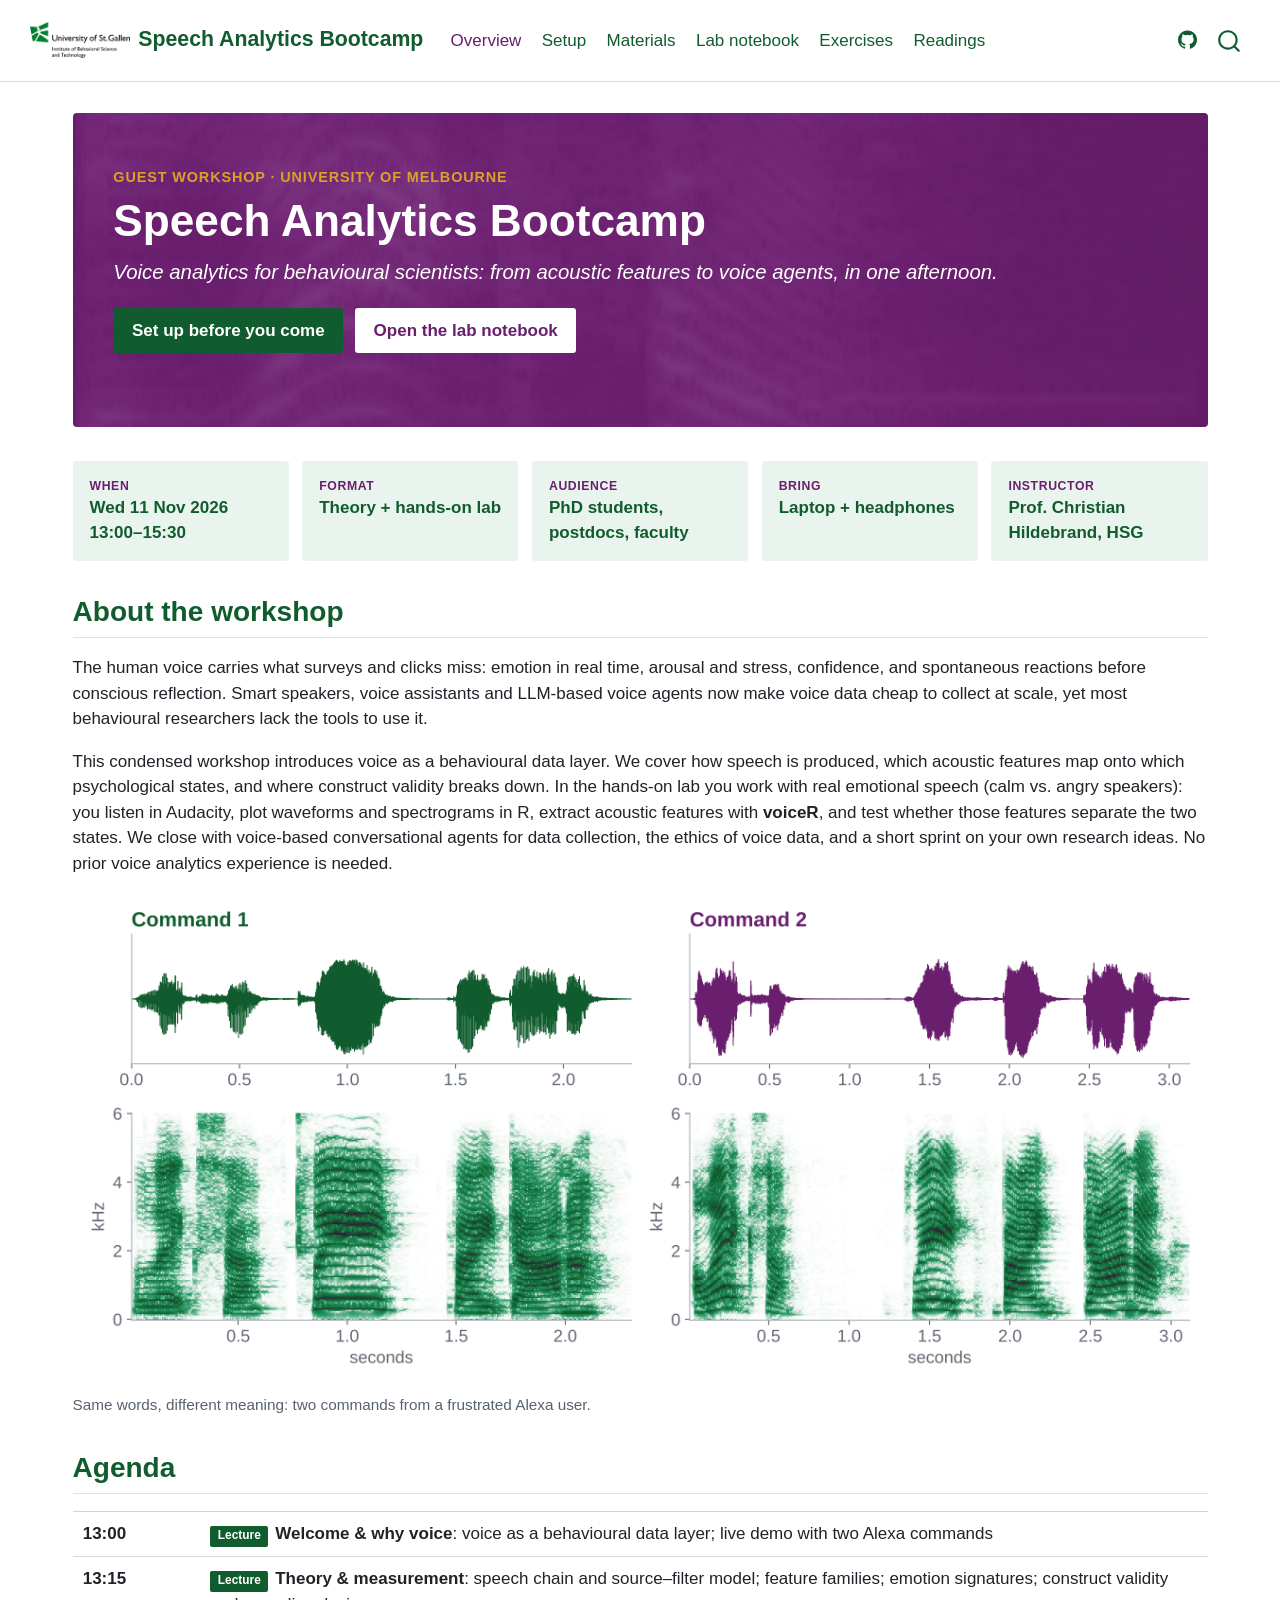
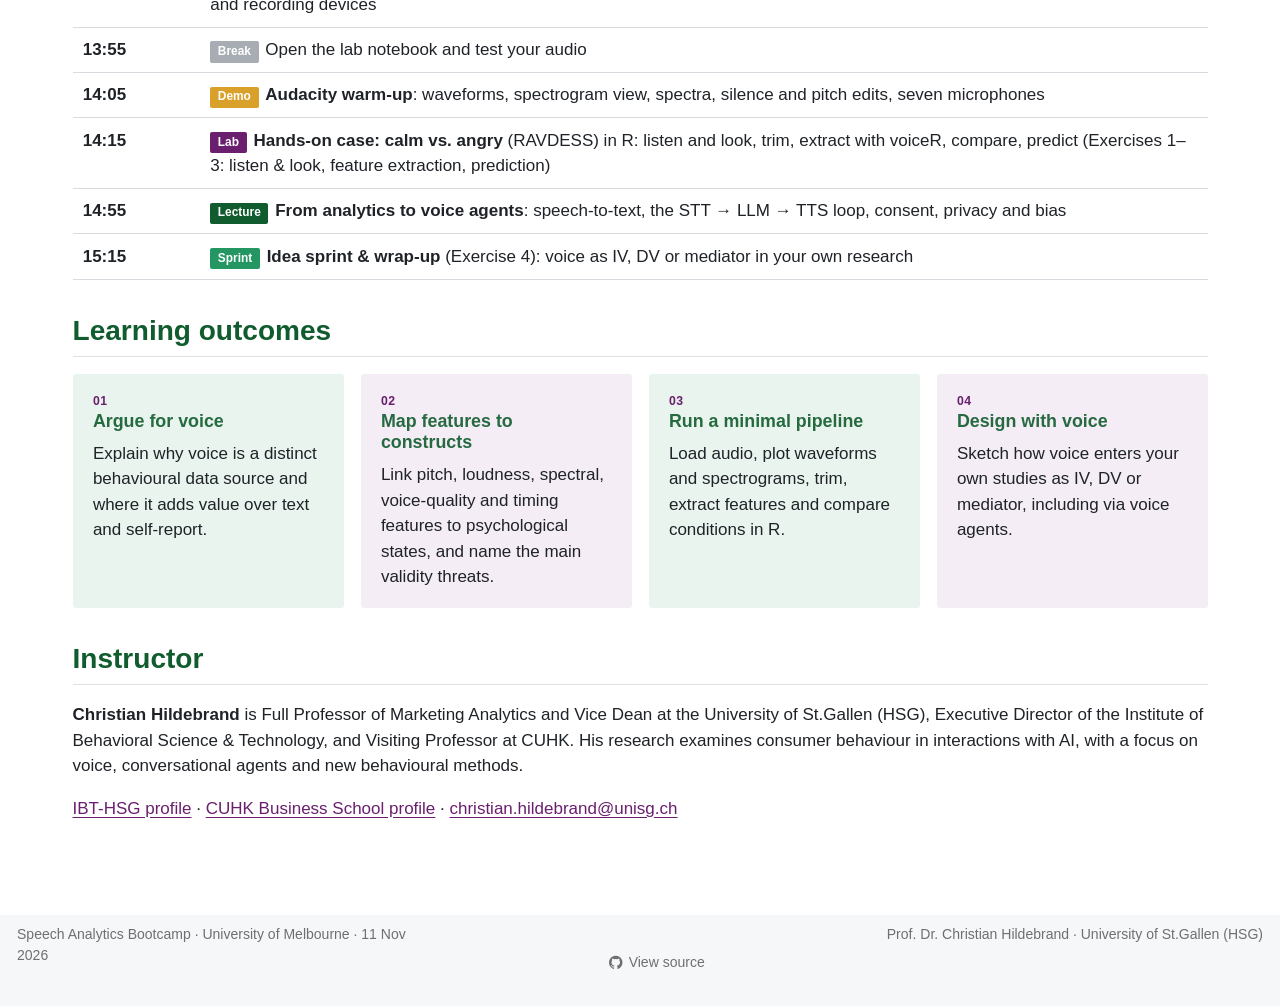
<file: docs/index.html>
<!DOCTYPE html>
<html xmlns="http://www.w3.org/1999/xhtml" lang="en" xml:lang="en"><head>

<meta charset="utf-8">
<meta name="generator" content="quarto-1.6.42">

<meta name="viewport" content="width=device-width, initial-scale=1.0, user-scalable=yes">


<title>Speech Analytics Bootcamp</title>
<style>
code{white-space: pre-wrap;}
span.smallcaps{font-variant: small-caps;}
div.columns{display: flex; gap: min(4vw, 1.5em);}
div.column{flex: auto; overflow-x: auto;}
div.hanging-indent{margin-left: 1.5em; text-indent: -1.5em;}
ul.task-list{list-style: none;}
ul.task-list li input[type="checkbox"] {
  width: 0.8em;
  margin: 0 0.8em 0.2em -1em; /* quarto-specific, see https://github.com/quarto-dev/quarto-cli/issues/4556 */ 
  vertical-align: middle;
}
</style>


<script src="site_libs/quarto-nav/quarto-nav.js"></script>
<script src="site_libs/quarto-nav/headroom.min.js"></script>
<script src="site_libs/clipboard/clipboard.min.js"></script>
<script src="site_libs/quarto-search/autocomplete.umd.js"></script>
<script src="site_libs/quarto-search/fuse.min.js"></script>
<script src="site_libs/quarto-search/quarto-search.js"></script>
<meta name="quarto:offset" content="./">
<script src="site_libs/quarto-html/quarto.js"></script>
<script src="site_libs/quarto-html/popper.min.js"></script>
<script src="site_libs/quarto-html/tippy.umd.min.js"></script>
<script src="site_libs/quarto-html/anchor.min.js"></script>
<link href="site_libs/quarto-html/tippy.css" rel="stylesheet">
<link href="site_libs/quarto-html/quarto-syntax-highlighting-2f5df379a58b258e96c21c0638c20c03.css" rel="stylesheet" id="quarto-text-highlighting-styles">
<script src="site_libs/bootstrap/bootstrap.min.js"></script>
<link href="site_libs/bootstrap/bootstrap-icons.css" rel="stylesheet">
<link href="site_libs/bootstrap/bootstrap-9701ccb77f24afb38306966c684df06f.min.css" rel="stylesheet" append-hash="true" id="quarto-bootstrap" data-mode="light">
<script id="quarto-search-options" type="application/json">{
  "location": "navbar",
  "copy-button": false,
  "collapse-after": 3,
  "panel-placement": "end",
  "type": "overlay",
  "limit": 50,
  "keyboard-shortcut": [
    "f",
    "/",
    "s"
  ],
  "show-item-context": false,
  "language": {
    "search-no-results-text": "No results",
    "search-matching-documents-text": "matching documents",
    "search-copy-link-title": "Copy link to search",
    "search-hide-matches-text": "Hide additional matches",
    "search-more-match-text": "more match in this document",
    "search-more-matches-text": "more matches in this document",
    "search-clear-button-title": "Clear",
    "search-text-placeholder": "",
    "search-detached-cancel-button-title": "Cancel",
    "search-submit-button-title": "Submit",
    "search-label": "Search"
  }
}</script>
<style>html{ scroll-behavior: smooth; }</style>


</head>

<body class="nav-fixed">

<div id="quarto-search-results"></div>
  <header id="quarto-header" class="headroom fixed-top">
    <nav class="navbar navbar-expand-lg " data-bs-theme="dark">
      <div class="navbar-container container-fluid">
      <div class="navbar-brand-container mx-auto">
    <a href="./index.html" class="navbar-brand navbar-brand-logo">
    <img src="./assets/hsg_logo.png" alt="" class="navbar-logo">
    </a>
    <a class="navbar-brand" href="./index.html">
    <span class="navbar-title">Speech Analytics Bootcamp</span>
    </a>
  </div>
            <div id="quarto-search" class="" title="Search"></div>
          <button class="navbar-toggler" type="button" data-bs-toggle="collapse" data-bs-target="#navbarCollapse" aria-controls="navbarCollapse" role="menu" aria-expanded="false" aria-label="Toggle navigation" onclick="if (window.quartoToggleHeadroom) { window.quartoToggleHeadroom(); }">
  <span class="navbar-toggler-icon"></span>
</button>
          <div class="collapse navbar-collapse" id="navbarCollapse">
            <ul class="navbar-nav navbar-nav-scroll me-auto">
  <li class="nav-item">
    <a class="nav-link active" href="./index.html" aria-current="page"> 
<span class="menu-text">Overview</span></a>
  </li>  
  <li class="nav-item">
    <a class="nav-link" href="./setup.html"> 
<span class="menu-text">Setup</span></a>
  </li>  
  <li class="nav-item">
    <a class="nav-link" href="./materials.html"> 
<span class="menu-text">Materials</span></a>
  </li>  
  <li class="nav-item">
    <a class="nav-link" href="./lab/voice_lab.html"> 
<span class="menu-text">Lab notebook</span></a>
  </li>  
  <li class="nav-item">
    <a class="nav-link" href="./exercises.html"> 
<span class="menu-text">Exercises</span></a>
  </li>  
  <li class="nav-item">
    <a class="nav-link" href="./resources.html"> 
<span class="menu-text">Readings</span></a>
  </li>  
</ul>
            <ul class="navbar-nav navbar-nav-scroll ms-auto">
  <li class="nav-item compact">
    <a class="nav-link" href="https://github.com/childebrand/Melbourne-Voice-2026"> <i class="bi bi-github" role="img">
</i> 
<span class="menu-text"></span></a>
  </li>  
</ul>
          </div> <!-- /navcollapse -->
            <div class="quarto-navbar-tools">
</div>
      </div> <!-- /container-fluid -->
    </nav>
</header>
<!-- content -->
<div id="quarto-content" class="quarto-container page-columns page-rows-contents page-layout-full page-navbar">
<!-- sidebar -->
<!-- margin-sidebar -->
    
<!-- main -->
<main class="content column-page" id="quarto-document-content">

<header id="title-block-header" class="quarto-title-block default">
<div class="quarto-title">
<h1 class="title">Speech Analytics Bootcamp</h1>
<p class="subtitle lead">A hands-on introduction to voice analytics for behavioural research</p>
</div>



<div class="quarto-title-meta column-page">

    
  
    
  </div>
  


</header>


<style>#title-block-header{display:none}</style>
<div class="hero" style="background-image: linear-gradient(rgba(106,31,110,.82), rgba(106,31,110,.82)), url('assets/hero.jpg');">
  <div class="kicker">Guest workshop · University of Melbourne</div>
  <h1>Speech Analytics Bootcamp</h1>
  <p class="lead">Voice analytics for behavioural scientists: from acoustic features to voice agents, in one afternoon.</p>
  <p><a class="btn-hsg" href="setup.html">Set up before you come</a>
     <a class="btn-hsg" style="background:#fff;color:#6A1F6E !important" href="lab/voice_lab.html">Open the lab notebook</a></p>
</div>

<div class="facts">
  <div class="fact"><div class="k">When</div><div class="v">Wed 11 Nov 2026<br>13:00–15:30</div></div>
  <div class="fact"><div class="k">Format</div><div class="v">Theory + hands-on lab</div></div>
  <div class="fact"><div class="k">Audience</div><div class="v">PhD students, postdocs, faculty</div></div>
  <div class="fact"><div class="k">Bring</div><div class="v">Laptop + headphones</div></div>
  <div class="fact"><div class="k">Instructor</div><div class="v">Prof. Christian Hildebrand, HSG</div></div>
</div>
<section id="about-the-workshop" class="level2">
<h2 class="anchored" data-anchor-id="about-the-workshop">About the workshop</h2>
<p>The human voice carries what surveys and clicks miss: emotion in real time, arousal and stress, confidence, and spontaneous reactions before conscious reflection. Smart speakers, voice assistants and LLM-based voice agents now make voice data cheap to collect at scale, yet most behavioural researchers lack the tools to use it.</p>
<p>This condensed workshop introduces voice as a behavioural data layer. We cover how speech is produced, which acoustic features map onto which psychological states, and where construct validity breaks down. In the hands-on lab you work with real emotional speech (calm vs.&nbsp;angry speakers): you listen in Audacity, plot waveforms and spectrograms in R, extract acoustic features with <strong>voiceR</strong>, and test whether those features separate the two states. We close with voice-based conversational agents for data collection, the ethics of voice data, and a short sprint on your own research ideas. No prior voice analytics experience is needed.</p>
<div class="quarto-figure quarto-figure-center">
<figure class="figure">
<p><img src="assets/alexa_commands.png" class="img-fluid figure-img"></p>
<figcaption>Same words, different meaning: two commands from a frustrated Alexa user.</figcaption>
</figure>
</div>
</section>
<section id="agenda" class="level2">
<h2 class="anchored" data-anchor-id="agenda">Agenda</h2>
<table class="agenda caption-top table" data-quarto-postprocess="true">
<tbody>
<tr class="odd">
<td>13:00</td>
<td><span class="tag lec">Lecture</span><strong>Welcome &amp; why voice</strong>: voice as a behavioural data layer; live demo with two Alexa commands</td>
</tr>
<tr class="even">
<td>13:15</td>
<td><span class="tag lec">Lecture</span><strong>Theory &amp; measurement</strong>: speech chain and source–filter model; feature families; emotion signatures; construct validity and recording devices</td>
</tr>
<tr class="odd">
<td>13:55</td>
<td><span class="tag brk">Break</span>Open the lab notebook and test your audio</td>
</tr>
<tr class="even">
<td>14:05</td>
<td><span class="tag demo">Demo</span><strong>Audacity warm-up</strong>: waveforms, spectrogram view, spectra, silence and pitch edits, seven microphones</td>
</tr>
<tr class="odd">
<td>14:15</td>
<td><span class="tag lab">Lab</span><strong>Hands-on case: calm vs. angry</strong> (RAVDESS) in R: listen and look, trim, extract with voiceR, compare, predict (Exercises 1–3: listen &amp; look, feature extraction, prediction)</td>
</tr>
<tr class="even">
<td>14:55</td>
<td><span class="tag lec">Lecture</span><strong>From analytics to voice agents</strong>: speech-to-text, the STT → LLM → TTS loop, consent, privacy and bias</td>
</tr>
<tr class="odd">
<td>15:15</td>
<td><span class="tag spr">Sprint</span><strong>Idea sprint &amp; wrap-up</strong> (Exercise 4): voice as IV, DV or mediator in your own research</td>
</tr>
</tbody>
</table>
</section>
<section id="learning-outcomes" class="level2">
<h2 class="anchored" data-anchor-id="learning-outcomes">Learning outcomes</h2>
<div class="cards">
 <div class="card-x"><div class="k">01</div><h4 class="anchored">Argue for voice</h4>Explain why voice is a distinct behavioural data source and where it adds value over text and self-report.</div>
 <div class="card-x"><div class="k">02</div><h4 class="anchored">Map features to constructs</h4>Link pitch, loudness, spectral, voice-quality and timing features to psychological states, and name the main validity threats.</div>
 <div class="card-x"><div class="k">03</div><h4 class="anchored">Run a minimal pipeline</h4>Load audio, plot waveforms and spectrograms, trim, extract features and compare conditions in R.</div>
 <div class="card-x"><div class="k">04</div><h4 class="anchored">Design with voice</h4>Sketch how voice enters your own studies as IV, DV or mediator, including via voice agents.</div>
</div>
</section>
<section id="instructor" class="level2">
<h2 class="anchored" data-anchor-id="instructor">Instructor</h2>
<p><strong>Christian Hildebrand</strong> is Full Professor of Marketing Analytics and Vice Dean at the University of St.Gallen (HSG), Executive Director of the Institute of Behavioral Science &amp; Technology, and Visiting Professor at CUHK. His research examines consumer behaviour in interactions with AI, with a focus on voice, conversational agents and new behavioural methods.</p>
<p><a href="https://ibt.unisg.ch/about-us/team/christian-hildebrand/">IBT-HSG profile</a> · <a href="https://www.bschool.cuhk.edu.hk/staff/hildebrand-christian/">CUHK Business School profile</a> · <a href="mailto:christian.hildebrand@unisg.ch">christian.hildebrand@unisg.ch</a></p>


</section>

</main> <!-- /main -->
<script id="quarto-html-after-body" type="application/javascript">
window.document.addEventListener("DOMContentLoaded", function (event) {
  const toggleBodyColorMode = (bsSheetEl) => {
    const mode = bsSheetEl.getAttribute("data-mode");
    const bodyEl = window.document.querySelector("body");
    if (mode === "dark") {
      bodyEl.classList.add("quarto-dark");
      bodyEl.classList.remove("quarto-light");
    } else {
      bodyEl.classList.add("quarto-light");
      bodyEl.classList.remove("quarto-dark");
    }
  }
  const toggleBodyColorPrimary = () => {
    const bsSheetEl = window.document.querySelector("link#quarto-bootstrap");
    if (bsSheetEl) {
      toggleBodyColorMode(bsSheetEl);
    }
  }
  toggleBodyColorPrimary();  
  const icon = "";
  const anchorJS = new window.AnchorJS();
  anchorJS.options = {
    placement: 'right',
    icon: icon
  };
  anchorJS.add('.anchored');
  const isCodeAnnotation = (el) => {
    for (const clz of el.classList) {
      if (clz.startsWith('code-annotation-')) {                     
        return true;
      }
    }
    return false;
  }
  const onCopySuccess = function(e) {
    // button target
    const button = e.trigger;
    // don't keep focus
    button.blur();
    // flash "checked"
    button.classList.add('code-copy-button-checked');
    var currentTitle = button.getAttribute("title");
    button.setAttribute("title", "Copied!");
    let tooltip;
    if (window.bootstrap) {
      button.setAttribute("data-bs-toggle", "tooltip");
      button.setAttribute("data-bs-placement", "left");
      button.setAttribute("data-bs-title", "Copied!");
      tooltip = new bootstrap.Tooltip(button, 
        { trigger: "manual", 
          customClass: "code-copy-button-tooltip",
          offset: [0, -8]});
      tooltip.show();    
    }
    setTimeout(function() {
      if (tooltip) {
        tooltip.hide();
        button.removeAttribute("data-bs-title");
        button.removeAttribute("data-bs-toggle");
        button.removeAttribute("data-bs-placement");
      }
      button.setAttribute("title", currentTitle);
      button.classList.remove('code-copy-button-checked');
    }, 1000);
    // clear code selection
    e.clearSelection();
  }
  const getTextToCopy = function(trigger) {
      const codeEl = trigger.previousElementSibling.cloneNode(true);
      for (const childEl of codeEl.children) {
        if (isCodeAnnotation(childEl)) {
          childEl.remove();
        }
      }
      return codeEl.innerText;
  }
  const clipboard = new window.ClipboardJS('.code-copy-button:not([data-in-quarto-modal])', {
    text: getTextToCopy
  });
  clipboard.on('success', onCopySuccess);
  if (window.document.getElementById('quarto-embedded-source-code-modal')) {
    const clipboardModal = new window.ClipboardJS('.code-copy-button[data-in-quarto-modal]', {
      text: getTextToCopy,
      container: window.document.getElementById('quarto-embedded-source-code-modal')
    });
    clipboardModal.on('success', onCopySuccess);
  }
    var localhostRegex = new RegExp(/^(?:http|https):\/\/localhost\:?[0-9]*\//);
    var mailtoRegex = new RegExp(/^mailto:/);
      var filterRegex = new RegExp("https:\/\/childebrand\.github\.io\/Melbourne-Voice-2026\/");
    var isInternal = (href) => {
        return filterRegex.test(href) || localhostRegex.test(href) || mailtoRegex.test(href);
    }
    // Inspect non-navigation links and adorn them if external
 	var links = window.document.querySelectorAll('a[href]:not(.nav-link):not(.navbar-brand):not(.toc-action):not(.sidebar-link):not(.sidebar-item-toggle):not(.pagination-link):not(.no-external):not([aria-hidden]):not(.dropdown-item):not(.quarto-navigation-tool):not(.about-link)');
    for (var i=0; i<links.length; i++) {
      const link = links[i];
      if (!isInternal(link.href)) {
        // undo the damage that might have been done by quarto-nav.js in the case of
        // links that we want to consider external
        if (link.dataset.originalHref !== undefined) {
          link.href = link.dataset.originalHref;
        }
      }
    }
  function tippyHover(el, contentFn, onTriggerFn, onUntriggerFn) {
    const config = {
      allowHTML: true,
      maxWidth: 500,
      delay: 100,
      arrow: false,
      appendTo: function(el) {
          return el.parentElement;
      },
      interactive: true,
      interactiveBorder: 10,
      theme: 'quarto',
      placement: 'bottom-start',
    };
    if (contentFn) {
      config.content = contentFn;
    }
    if (onTriggerFn) {
      config.onTrigger = onTriggerFn;
    }
    if (onUntriggerFn) {
      config.onUntrigger = onUntriggerFn;
    }
    window.tippy(el, config); 
  }
  const noterefs = window.document.querySelectorAll('a[role="doc-noteref"]');
  for (var i=0; i<noterefs.length; i++) {
    const ref = noterefs[i];
    tippyHover(ref, function() {
      // use id or data attribute instead here
      let href = ref.getAttribute('data-footnote-href') || ref.getAttribute('href');
      try { href = new URL(href).hash; } catch {}
      const id = href.replace(/^#\/?/, "");
      const note = window.document.getElementById(id);
      if (note) {
        return note.innerHTML;
      } else {
        return "";
      }
    });
  }
  const xrefs = window.document.querySelectorAll('a.quarto-xref');
  const processXRef = (id, note) => {
    // Strip column container classes
    const stripColumnClz = (el) => {
      el.classList.remove("page-full", "page-columns");
      if (el.children) {
        for (const child of el.children) {
          stripColumnClz(child);
        }
      }
    }
    stripColumnClz(note)
    if (id === null || id.startsWith('sec-')) {
      // Special case sections, only their first couple elements
      const container = document.createElement("div");
      if (note.children && note.children.length > 2) {
        container.appendChild(note.children[0].cloneNode(true));
        for (let i = 1; i < note.children.length; i++) {
          const child = note.children[i];
          if (child.tagName === "P" && child.innerText === "") {
            continue;
          } else {
            container.appendChild(child.cloneNode(true));
            break;
          }
        }
        if (window.Quarto?.typesetMath) {
          window.Quarto.typesetMath(container);
        }
        return container.innerHTML
      } else {
        if (window.Quarto?.typesetMath) {
          window.Quarto.typesetMath(note);
        }
        return note.innerHTML;
      }
    } else {
      // Remove any anchor links if they are present
      const anchorLink = note.querySelector('a.anchorjs-link');
      if (anchorLink) {
        anchorLink.remove();
      }
      if (window.Quarto?.typesetMath) {
        window.Quarto.typesetMath(note);
      }
      if (note.classList.contains("callout")) {
        return note.outerHTML;
      } else {
        return note.innerHTML;
      }
    }
  }
  for (var i=0; i<xrefs.length; i++) {
    const xref = xrefs[i];
    tippyHover(xref, undefined, function(instance) {
      instance.disable();
      let url = xref.getAttribute('href');
      let hash = undefined; 
      if (url.startsWith('#')) {
        hash = url;
      } else {
        try { hash = new URL(url).hash; } catch {}
      }
      if (hash) {
        const id = hash.replace(/^#\/?/, "");
        const note = window.document.getElementById(id);
        if (note !== null) {
          try {
            const html = processXRef(id, note.cloneNode(true));
            instance.setContent(html);
          } finally {
            instance.enable();
            instance.show();
          }
        } else {
          // See if we can fetch this
          fetch(url.split('#')[0])
          .then(res => res.text())
          .then(html => {
            const parser = new DOMParser();
            const htmlDoc = parser.parseFromString(html, "text/html");
            const note = htmlDoc.getElementById(id);
            if (note !== null) {
              const html = processXRef(id, note);
              instance.setContent(html);
            } 
          }).finally(() => {
            instance.enable();
            instance.show();
          });
        }
      } else {
        // See if we can fetch a full url (with no hash to target)
        // This is a special case and we should probably do some content thinning / targeting
        fetch(url)
        .then(res => res.text())
        .then(html => {
          const parser = new DOMParser();
          const htmlDoc = parser.parseFromString(html, "text/html");
          const note = htmlDoc.querySelector('main.content');
          if (note !== null) {
            // This should only happen for chapter cross references
            // (since there is no id in the URL)
            // remove the first header
            if (note.children.length > 0 && note.children[0].tagName === "HEADER") {
              note.children[0].remove();
            }
            const html = processXRef(null, note);
            instance.setContent(html);
          } 
        }).finally(() => {
          instance.enable();
          instance.show();
        });
      }
    }, function(instance) {
    });
  }
      let selectedAnnoteEl;
      const selectorForAnnotation = ( cell, annotation) => {
        let cellAttr = 'data-code-cell="' + cell + '"';
        let lineAttr = 'data-code-annotation="' +  annotation + '"';
        const selector = 'span[' + cellAttr + '][' + lineAttr + ']';
        return selector;
      }
      const selectCodeLines = (annoteEl) => {
        const doc = window.document;
        const targetCell = annoteEl.getAttribute("data-target-cell");
        const targetAnnotation = annoteEl.getAttribute("data-target-annotation");
        const annoteSpan = window.document.querySelector(selectorForAnnotation(targetCell, targetAnnotation));
        const lines = annoteSpan.getAttribute("data-code-lines").split(",");
        const lineIds = lines.map((line) => {
          return targetCell + "-" + line;
        })
        let top = null;
        let height = null;
        let parent = null;
        if (lineIds.length > 0) {
            //compute the position of the single el (top and bottom and make a div)
            const el = window.document.getElementById(lineIds[0]);
            top = el.offsetTop;
            height = el.offsetHeight;
            parent = el.parentElement.parentElement;
          if (lineIds.length > 1) {
            const lastEl = window.document.getElementById(lineIds[lineIds.length - 1]);
            const bottom = lastEl.offsetTop + lastEl.offsetHeight;
            height = bottom - top;
          }
          if (top !== null && height !== null && parent !== null) {
            // cook up a div (if necessary) and position it 
            let div = window.document.getElementById("code-annotation-line-highlight");
            if (div === null) {
              div = window.document.createElement("div");
              div.setAttribute("id", "code-annotation-line-highlight");
              div.style.position = 'absolute';
              parent.appendChild(div);
            }
            div.style.top = top - 2 + "px";
            div.style.height = height + 4 + "px";
            div.style.left = 0;
            let gutterDiv = window.document.getElementById("code-annotation-line-highlight-gutter");
            if (gutterDiv === null) {
              gutterDiv = window.document.createElement("div");
              gutterDiv.setAttribute("id", "code-annotation-line-highlight-gutter");
              gutterDiv.style.position = 'absolute';
              const codeCell = window.document.getElementById(targetCell);
              const gutter = codeCell.querySelector('.code-annotation-gutter');
              gutter.appendChild(gutterDiv);
            }
            gutterDiv.style.top = top - 2 + "px";
            gutterDiv.style.height = height + 4 + "px";
          }
          selectedAnnoteEl = annoteEl;
        }
      };
      const unselectCodeLines = () => {
        const elementsIds = ["code-annotation-line-highlight", "code-annotation-line-highlight-gutter"];
        elementsIds.forEach((elId) => {
          const div = window.document.getElementById(elId);
          if (div) {
            div.remove();
          }
        });
        selectedAnnoteEl = undefined;
      };
        // Handle positioning of the toggle
    window.addEventListener(
      "resize",
      throttle(() => {
        elRect = undefined;
        if (selectedAnnoteEl) {
          selectCodeLines(selectedAnnoteEl);
        }
      }, 10)
    );
    function throttle(fn, ms) {
    let throttle = false;
    let timer;
      return (...args) => {
        if(!throttle) { // first call gets through
            fn.apply(this, args);
            throttle = true;
        } else { // all the others get throttled
            if(timer) clearTimeout(timer); // cancel #2
            timer = setTimeout(() => {
              fn.apply(this, args);
              timer = throttle = false;
            }, ms);
        }
      };
    }
      // Attach click handler to the DT
      const annoteDls = window.document.querySelectorAll('dt[data-target-cell]');
      for (const annoteDlNode of annoteDls) {
        annoteDlNode.addEventListener('click', (event) => {
          const clickedEl = event.target;
          if (clickedEl !== selectedAnnoteEl) {
            unselectCodeLines();
            const activeEl = window.document.querySelector('dt[data-target-cell].code-annotation-active');
            if (activeEl) {
              activeEl.classList.remove('code-annotation-active');
            }
            selectCodeLines(clickedEl);
            clickedEl.classList.add('code-annotation-active');
          } else {
            // Unselect the line
            unselectCodeLines();
            clickedEl.classList.remove('code-annotation-active');
          }
        });
      }
  const findCites = (el) => {
    const parentEl = el.parentElement;
    if (parentEl) {
      const cites = parentEl.dataset.cites;
      if (cites) {
        return {
          el,
          cites: cites.split(' ')
        };
      } else {
        return findCites(el.parentElement)
      }
    } else {
      return undefined;
    }
  };
  var bibliorefs = window.document.querySelectorAll('a[role="doc-biblioref"]');
  for (var i=0; i<bibliorefs.length; i++) {
    const ref = bibliorefs[i];
    const citeInfo = findCites(ref);
    if (citeInfo) {
      tippyHover(citeInfo.el, function() {
        var popup = window.document.createElement('div');
        citeInfo.cites.forEach(function(cite) {
          var citeDiv = window.document.createElement('div');
          citeDiv.classList.add('hanging-indent');
          citeDiv.classList.add('csl-entry');
          var biblioDiv = window.document.getElementById('ref-' + cite);
          if (biblioDiv) {
            citeDiv.innerHTML = biblioDiv.innerHTML;
          }
          popup.appendChild(citeDiv);
        });
        return popup.innerHTML;
      });
    }
  }
});
</script>
</div> <!-- /content -->
<footer class="footer">
  <div class="nav-footer">
    <div class="nav-footer-left">
<p>Speech Analytics Bootcamp · University of Melbourne · 11 Nov 2026</p>
</div>   
    <div class="nav-footer-center">
      &nbsp;
    <div class="toc-actions"><ul><li><a href="https://github.com/childebrand/Melbourne-Voice-2026/blob/main/index.qmd" class="toc-action"><i class="bi bi-github"></i>View source</a></li></ul></div></div>
    <div class="nav-footer-right">
<p>Prof.&nbsp;Dr.&nbsp;Christian Hildebrand · University of St.Gallen (HSG)</p>
</div>
  </div>
</footer>




<script src="site_libs/quarto-html/zenscroll-min.js"></script>
</body></html>
</file>
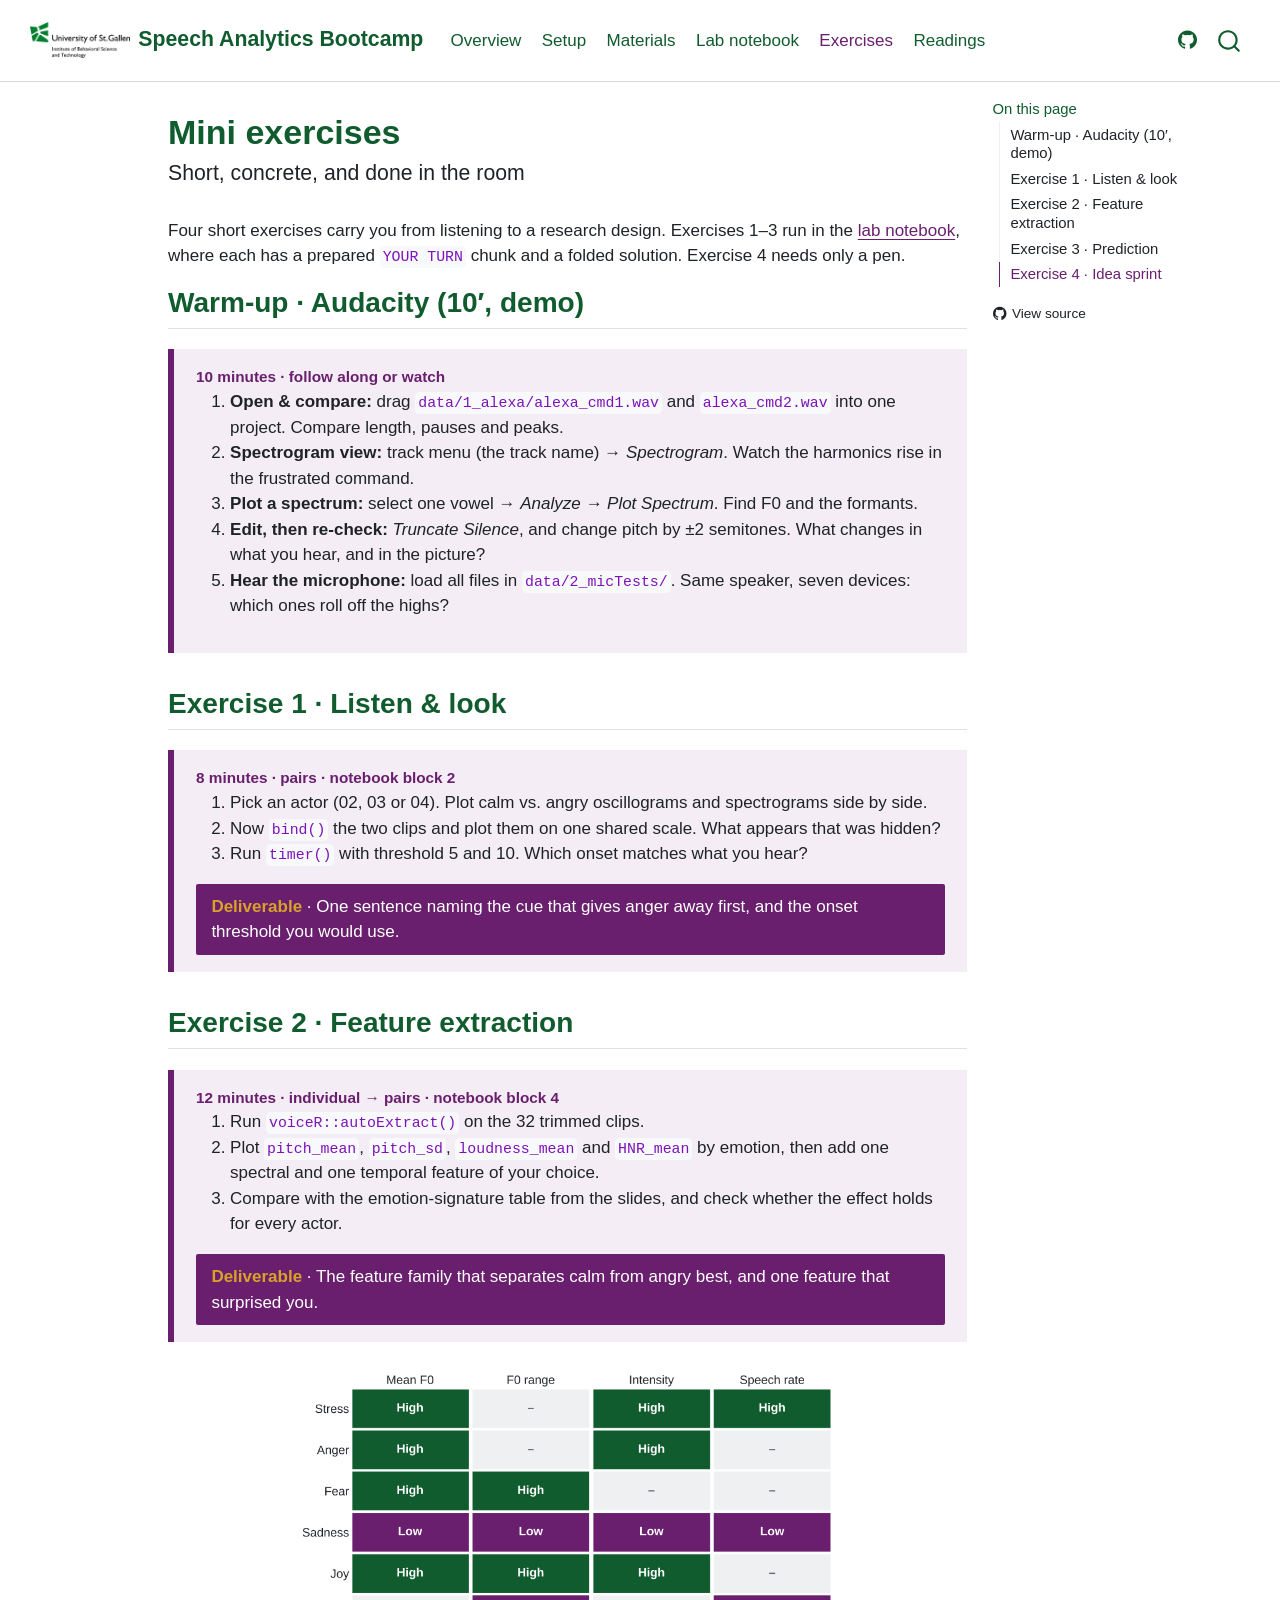
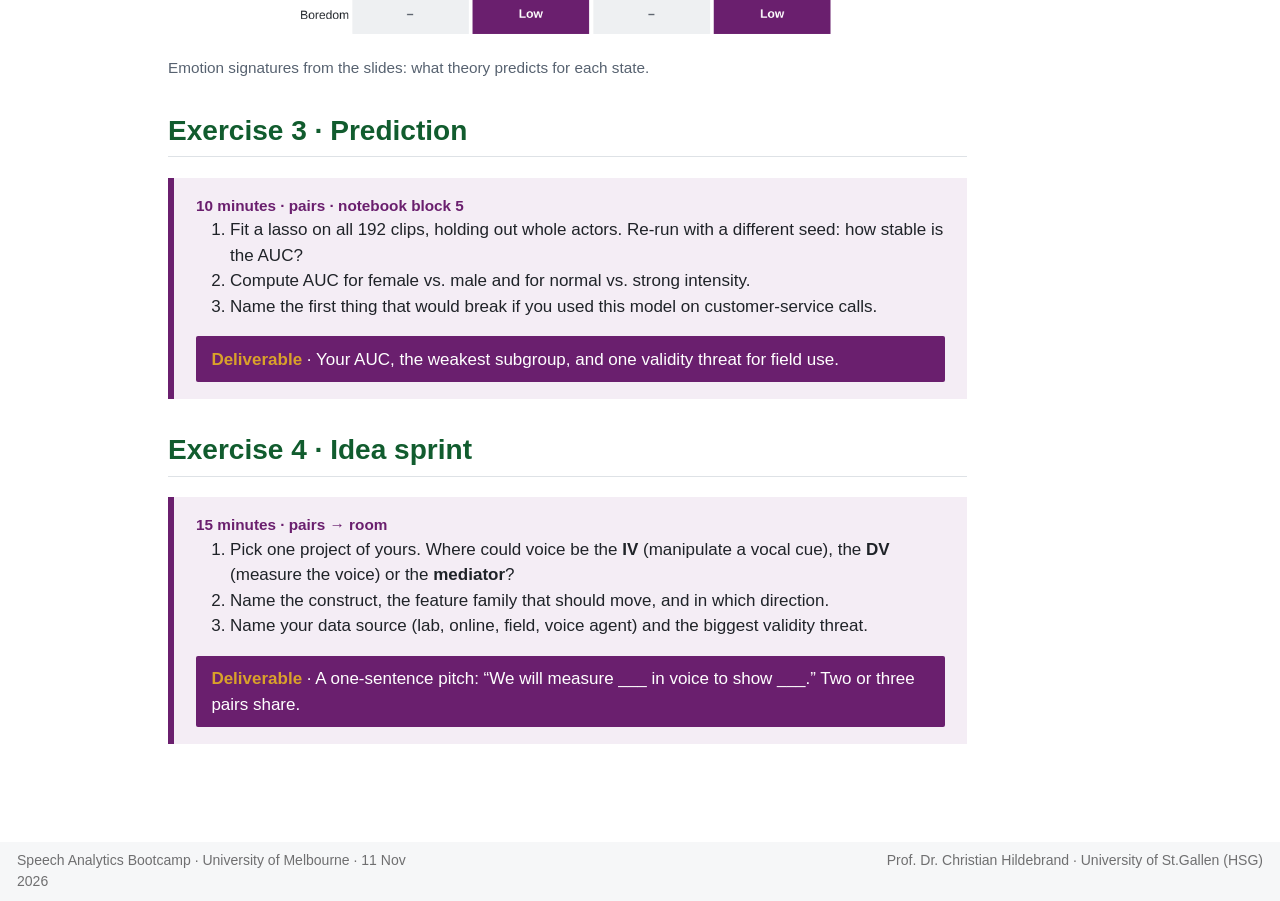
<file: docs/exercises.html>
<!DOCTYPE html>
<html xmlns="http://www.w3.org/1999/xhtml" lang="en" xml:lang="en"><head>

<meta charset="utf-8">
<meta name="generator" content="quarto-1.6.42">

<meta name="viewport" content="width=device-width, initial-scale=1.0, user-scalable=yes">


<title>Mini exercises – Speech Analytics Bootcamp</title>
<style>
code{white-space: pre-wrap;}
span.smallcaps{font-variant: small-caps;}
div.columns{display: flex; gap: min(4vw, 1.5em);}
div.column{flex: auto; overflow-x: auto;}
div.hanging-indent{margin-left: 1.5em; text-indent: -1.5em;}
ul.task-list{list-style: none;}
ul.task-list li input[type="checkbox"] {
  width: 0.8em;
  margin: 0 0.8em 0.2em -1em; /* quarto-specific, see https://github.com/quarto-dev/quarto-cli/issues/4556 */ 
  vertical-align: middle;
}
</style>


<script src="site_libs/quarto-nav/quarto-nav.js"></script>
<script src="site_libs/quarto-nav/headroom.min.js"></script>
<script src="site_libs/clipboard/clipboard.min.js"></script>
<script src="site_libs/quarto-search/autocomplete.umd.js"></script>
<script src="site_libs/quarto-search/fuse.min.js"></script>
<script src="site_libs/quarto-search/quarto-search.js"></script>
<meta name="quarto:offset" content="./">
<script src="site_libs/quarto-html/quarto.js"></script>
<script src="site_libs/quarto-html/popper.min.js"></script>
<script src="site_libs/quarto-html/tippy.umd.min.js"></script>
<script src="site_libs/quarto-html/anchor.min.js"></script>
<link href="site_libs/quarto-html/tippy.css" rel="stylesheet">
<link href="site_libs/quarto-html/quarto-syntax-highlighting-2f5df379a58b258e96c21c0638c20c03.css" rel="stylesheet" id="quarto-text-highlighting-styles">
<script src="site_libs/bootstrap/bootstrap.min.js"></script>
<link href="site_libs/bootstrap/bootstrap-icons.css" rel="stylesheet">
<link href="site_libs/bootstrap/bootstrap-9701ccb77f24afb38306966c684df06f.min.css" rel="stylesheet" append-hash="true" id="quarto-bootstrap" data-mode="light">
<script id="quarto-search-options" type="application/json">{
  "location": "navbar",
  "copy-button": false,
  "collapse-after": 3,
  "panel-placement": "end",
  "type": "overlay",
  "limit": 50,
  "keyboard-shortcut": [
    "f",
    "/",
    "s"
  ],
  "show-item-context": false,
  "language": {
    "search-no-results-text": "No results",
    "search-matching-documents-text": "matching documents",
    "search-copy-link-title": "Copy link to search",
    "search-hide-matches-text": "Hide additional matches",
    "search-more-match-text": "more match in this document",
    "search-more-matches-text": "more matches in this document",
    "search-clear-button-title": "Clear",
    "search-text-placeholder": "",
    "search-detached-cancel-button-title": "Cancel",
    "search-submit-button-title": "Submit",
    "search-label": "Search"
  }
}</script>
<style>html{ scroll-behavior: smooth; }</style>


</head>

<body class="nav-fixed">

<div id="quarto-search-results"></div>
  <header id="quarto-header" class="headroom fixed-top">
    <nav class="navbar navbar-expand-lg " data-bs-theme="dark">
      <div class="navbar-container container-fluid">
      <div class="navbar-brand-container mx-auto">
    <a href="./index.html" class="navbar-brand navbar-brand-logo">
    <img src="./assets/hsg_logo.png" alt="" class="navbar-logo">
    </a>
    <a class="navbar-brand" href="./index.html">
    <span class="navbar-title">Speech Analytics Bootcamp</span>
    </a>
  </div>
            <div id="quarto-search" class="" title="Search"></div>
          <button class="navbar-toggler" type="button" data-bs-toggle="collapse" data-bs-target="#navbarCollapse" aria-controls="navbarCollapse" role="menu" aria-expanded="false" aria-label="Toggle navigation" onclick="if (window.quartoToggleHeadroom) { window.quartoToggleHeadroom(); }">
  <span class="navbar-toggler-icon"></span>
</button>
          <div class="collapse navbar-collapse" id="navbarCollapse">
            <ul class="navbar-nav navbar-nav-scroll me-auto">
  <li class="nav-item">
    <a class="nav-link" href="./index.html"> 
<span class="menu-text">Overview</span></a>
  </li>  
  <li class="nav-item">
    <a class="nav-link" href="./setup.html"> 
<span class="menu-text">Setup</span></a>
  </li>  
  <li class="nav-item">
    <a class="nav-link" href="./materials.html"> 
<span class="menu-text">Materials</span></a>
  </li>  
  <li class="nav-item">
    <a class="nav-link" href="./lab/voice_lab.html"> 
<span class="menu-text">Lab notebook</span></a>
  </li>  
  <li class="nav-item">
    <a class="nav-link active" href="./exercises.html" aria-current="page"> 
<span class="menu-text">Exercises</span></a>
  </li>  
  <li class="nav-item">
    <a class="nav-link" href="./resources.html"> 
<span class="menu-text">Readings</span></a>
  </li>  
</ul>
            <ul class="navbar-nav navbar-nav-scroll ms-auto">
  <li class="nav-item compact">
    <a class="nav-link" href="https://github.com/childebrand/Melbourne-Voice-2026"> <i class="bi bi-github" role="img">
</i> 
<span class="menu-text"></span></a>
  </li>  
</ul>
          </div> <!-- /navcollapse -->
            <div class="quarto-navbar-tools">
</div>
      </div> <!-- /container-fluid -->
    </nav>
</header>
<!-- content -->
<div id="quarto-content" class="quarto-container page-columns page-rows-contents page-layout-article page-navbar">
<!-- sidebar -->
<!-- margin-sidebar -->
    <div id="quarto-margin-sidebar" class="sidebar margin-sidebar">
        <nav id="TOC" role="doc-toc" class="toc-active">
    <h2 id="toc-title">On this page</h2>
   
  <ul>
  <li><a href="#warm-up-audacity-10-demo" id="toc-warm-up-audacity-10-demo" class="nav-link active" data-scroll-target="#warm-up-audacity-10-demo">Warm-up · Audacity (10′, demo)</a></li>
  <li><a href="#exercise-1-listen-look" id="toc-exercise-1-listen-look" class="nav-link" data-scroll-target="#exercise-1-listen-look">Exercise 1 · Listen &amp; look</a></li>
  <li><a href="#exercise-2-feature-extraction" id="toc-exercise-2-feature-extraction" class="nav-link" data-scroll-target="#exercise-2-feature-extraction">Exercise 2 · Feature extraction</a></li>
  <li><a href="#exercise-3-prediction" id="toc-exercise-3-prediction" class="nav-link" data-scroll-target="#exercise-3-prediction">Exercise 3 · Prediction</a></li>
  <li><a href="#exercise-4-idea-sprint" id="toc-exercise-4-idea-sprint" class="nav-link" data-scroll-target="#exercise-4-idea-sprint">Exercise 4 · Idea sprint</a></li>
  </ul>
<div class="toc-actions"><ul><li><a href="https://github.com/childebrand/Melbourne-Voice-2026/blob/main/exercises.qmd" class="toc-action"><i class="bi bi-github"></i>View source</a></li></ul></div></nav>
    </div>
<!-- main -->
<main class="content" id="quarto-document-content">

<header id="title-block-header" class="quarto-title-block default">
<div class="quarto-title">
<h1 class="title">Mini exercises</h1>
<p class="subtitle lead">Short, concrete, and done in the room</p>
</div>



<div class="quarto-title-meta">

    
  
    
  </div>
  


</header>


<p>Four short exercises carry you from listening to a research design. Exercises 1–3 run in the <a href="lab/voice_lab.html">lab notebook</a>, where each has a prepared <code>YOUR TURN</code> chunk and a folded solution. Exercise 4 needs only a pen.</p>
<section id="warm-up-audacity-10-demo" class="level2">
<h2 class="anchored" data-anchor-id="warm-up-audacity-10-demo">Warm-up · Audacity (10′, demo)</h2>
<div class="exercise">
<div class="meta">10 minutes · follow along or watch</div>
<ol>
<li><b>Open &amp; compare:</b> drag <code>data/1_alexa/alexa_cmd1.wav</code> and <code>alexa_cmd2.wav</code> into one project. Compare length, pauses and peaks.</li>
<li><b>Spectrogram view:</b> track menu (the track name) → <i>Spectrogram</i>. Watch the harmonics rise in the frustrated command.</li>
<li><b>Plot a spectrum:</b> select one vowel → <i>Analyze → Plot Spectrum</i>. Find F0 and the formants.</li>
<li><b>Edit, then re-check:</b> <i>Truncate Silence</i>, and change pitch by ±2 semitones. What changes in what you hear, and in the picture?</li>
<li><b>Hear the microphone:</b> load all files in <code>data/2_micTests/</code>. Same speaker, seven devices: which ones roll off the highs?</li>
</ol>
</div>
</section>
<section id="exercise-1-listen-look" class="level2">
<h2 class="anchored" data-anchor-id="exercise-1-listen-look">Exercise 1 · Listen &amp; look</h2>
<div class="exercise">
<div class="meta">8 minutes · pairs · notebook block 2</div>
<ol>
<li>Pick an actor (02, 03 or 04). Plot calm vs. angry oscillograms and spectrograms side by side.</li>
<li>Now <code>bind()</code> the two clips and plot them on one shared scale. What appears that was hidden?</li>
<li>Run <code>timer()</code> with threshold 5 and 10. Which onset matches what you hear?</li>
</ol>
<div class="deliv"><b>Deliverable</b> · One sentence naming the cue that gives anger away first, and the onset threshold you would use.</div>
</div>
</section>
<section id="exercise-2-feature-extraction" class="level2">
<h2 class="anchored" data-anchor-id="exercise-2-feature-extraction">Exercise 2 · Feature extraction</h2>
<div class="exercise">
<div class="meta">12 minutes · individual → pairs · notebook block 4</div>
<ol>
<li>Run <code>voiceR::autoExtract()</code> on the 32 trimmed clips.</li>
<li>Plot <code>pitch_mean</code>, <code>pitch_sd</code>, <code>loudness_mean</code> and <code>HNR_mean</code> by emotion, then add one spectral and one temporal feature of your choice.</li>
<li>Compare with the emotion-signature table from the slides, and check whether the effect holds for every actor.</li>
</ol>
<div class="deliv"><b>Deliverable</b> · The feature family that separates calm from angry best, and one feature that surprised you.</div>
</div>
<div class="quarto-figure quarto-figure-center">
<figure class="figure">
<p><img src="assets/emotion_signatures.png" class="img-fluid figure-img" style="width:70.0%"></p>
<figcaption>Emotion signatures from the slides: what theory predicts for each state.</figcaption>
</figure>
</div>
</section>
<section id="exercise-3-prediction" class="level2">
<h2 class="anchored" data-anchor-id="exercise-3-prediction">Exercise 3 · Prediction</h2>
<div class="exercise">
<div class="meta">10 minutes · pairs · notebook block 5</div>
<ol>
<li>Fit a lasso on all 192 clips, holding out whole actors. Re-run with a different seed: how stable is the AUC?</li>
<li>Compute AUC for female vs. male and for normal vs. strong intensity.</li>
<li>Name the first thing that would break if you used this model on customer-service calls.</li>
</ol>
<div class="deliv"><b>Deliverable</b> · Your AUC, the weakest subgroup, and one validity threat for field use.</div>
</div>
</section>
<section id="exercise-4-idea-sprint" class="level2">
<h2 class="anchored" data-anchor-id="exercise-4-idea-sprint">Exercise 4 · Idea sprint</h2>
<div class="exercise">
<div class="meta">15 minutes · pairs → room</div>
<ol>
<li>Pick one project of yours. Where could voice be the <b>IV</b> (manipulate a vocal cue), the <b>DV</b> (measure the voice) or the <b>mediator</b>?</li>
<li>Name the construct, the feature family that should move, and in which direction.</li>
<li>Name your data source (lab, online, field, voice agent) and the biggest validity threat.</li>
</ol>
<div class="deliv"><b>Deliverable</b> · A one-sentence pitch: “We will measure ___ in voice to show ___.” Two or three pairs share.</div>
</div>


</section>

</main> <!-- /main -->
<script id="quarto-html-after-body" type="application/javascript">
window.document.addEventListener("DOMContentLoaded", function (event) {
  const toggleBodyColorMode = (bsSheetEl) => {
    const mode = bsSheetEl.getAttribute("data-mode");
    const bodyEl = window.document.querySelector("body");
    if (mode === "dark") {
      bodyEl.classList.add("quarto-dark");
      bodyEl.classList.remove("quarto-light");
    } else {
      bodyEl.classList.add("quarto-light");
      bodyEl.classList.remove("quarto-dark");
    }
  }
  const toggleBodyColorPrimary = () => {
    const bsSheetEl = window.document.querySelector("link#quarto-bootstrap");
    if (bsSheetEl) {
      toggleBodyColorMode(bsSheetEl);
    }
  }
  toggleBodyColorPrimary();  
  const icon = "";
  const anchorJS = new window.AnchorJS();
  anchorJS.options = {
    placement: 'right',
    icon: icon
  };
  anchorJS.add('.anchored');
  const isCodeAnnotation = (el) => {
    for (const clz of el.classList) {
      if (clz.startsWith('code-annotation-')) {                     
        return true;
      }
    }
    return false;
  }
  const onCopySuccess = function(e) {
    // button target
    const button = e.trigger;
    // don't keep focus
    button.blur();
    // flash "checked"
    button.classList.add('code-copy-button-checked');
    var currentTitle = button.getAttribute("title");
    button.setAttribute("title", "Copied!");
    let tooltip;
    if (window.bootstrap) {
      button.setAttribute("data-bs-toggle", "tooltip");
      button.setAttribute("data-bs-placement", "left");
      button.setAttribute("data-bs-title", "Copied!");
      tooltip = new bootstrap.Tooltip(button, 
        { trigger: "manual", 
          customClass: "code-copy-button-tooltip",
          offset: [0, -8]});
      tooltip.show();    
    }
    setTimeout(function() {
      if (tooltip) {
        tooltip.hide();
        button.removeAttribute("data-bs-title");
        button.removeAttribute("data-bs-toggle");
        button.removeAttribute("data-bs-placement");
      }
      button.setAttribute("title", currentTitle);
      button.classList.remove('code-copy-button-checked');
    }, 1000);
    // clear code selection
    e.clearSelection();
  }
  const getTextToCopy = function(trigger) {
      const codeEl = trigger.previousElementSibling.cloneNode(true);
      for (const childEl of codeEl.children) {
        if (isCodeAnnotation(childEl)) {
          childEl.remove();
        }
      }
      return codeEl.innerText;
  }
  const clipboard = new window.ClipboardJS('.code-copy-button:not([data-in-quarto-modal])', {
    text: getTextToCopy
  });
  clipboard.on('success', onCopySuccess);
  if (window.document.getElementById('quarto-embedded-source-code-modal')) {
    const clipboardModal = new window.ClipboardJS('.code-copy-button[data-in-quarto-modal]', {
      text: getTextToCopy,
      container: window.document.getElementById('quarto-embedded-source-code-modal')
    });
    clipboardModal.on('success', onCopySuccess);
  }
    var localhostRegex = new RegExp(/^(?:http|https):\/\/localhost\:?[0-9]*\//);
    var mailtoRegex = new RegExp(/^mailto:/);
      var filterRegex = new RegExp("https:\/\/childebrand\.github\.io\/Melbourne-Voice-2026\/");
    var isInternal = (href) => {
        return filterRegex.test(href) || localhostRegex.test(href) || mailtoRegex.test(href);
    }
    // Inspect non-navigation links and adorn them if external
 	var links = window.document.querySelectorAll('a[href]:not(.nav-link):not(.navbar-brand):not(.toc-action):not(.sidebar-link):not(.sidebar-item-toggle):not(.pagination-link):not(.no-external):not([aria-hidden]):not(.dropdown-item):not(.quarto-navigation-tool):not(.about-link)');
    for (var i=0; i<links.length; i++) {
      const link = links[i];
      if (!isInternal(link.href)) {
        // undo the damage that might have been done by quarto-nav.js in the case of
        // links that we want to consider external
        if (link.dataset.originalHref !== undefined) {
          link.href = link.dataset.originalHref;
        }
      }
    }
  function tippyHover(el, contentFn, onTriggerFn, onUntriggerFn) {
    const config = {
      allowHTML: true,
      maxWidth: 500,
      delay: 100,
      arrow: false,
      appendTo: function(el) {
          return el.parentElement;
      },
      interactive: true,
      interactiveBorder: 10,
      theme: 'quarto',
      placement: 'bottom-start',
    };
    if (contentFn) {
      config.content = contentFn;
    }
    if (onTriggerFn) {
      config.onTrigger = onTriggerFn;
    }
    if (onUntriggerFn) {
      config.onUntrigger = onUntriggerFn;
    }
    window.tippy(el, config); 
  }
  const noterefs = window.document.querySelectorAll('a[role="doc-noteref"]');
  for (var i=0; i<noterefs.length; i++) {
    const ref = noterefs[i];
    tippyHover(ref, function() {
      // use id or data attribute instead here
      let href = ref.getAttribute('data-footnote-href') || ref.getAttribute('href');
      try { href = new URL(href).hash; } catch {}
      const id = href.replace(/^#\/?/, "");
      const note = window.document.getElementById(id);
      if (note) {
        return note.innerHTML;
      } else {
        return "";
      }
    });
  }
  const xrefs = window.document.querySelectorAll('a.quarto-xref');
  const processXRef = (id, note) => {
    // Strip column container classes
    const stripColumnClz = (el) => {
      el.classList.remove("page-full", "page-columns");
      if (el.children) {
        for (const child of el.children) {
          stripColumnClz(child);
        }
      }
    }
    stripColumnClz(note)
    if (id === null || id.startsWith('sec-')) {
      // Special case sections, only their first couple elements
      const container = document.createElement("div");
      if (note.children && note.children.length > 2) {
        container.appendChild(note.children[0].cloneNode(true));
        for (let i = 1; i < note.children.length; i++) {
          const child = note.children[i];
          if (child.tagName === "P" && child.innerText === "") {
            continue;
          } else {
            container.appendChild(child.cloneNode(true));
            break;
          }
        }
        if (window.Quarto?.typesetMath) {
          window.Quarto.typesetMath(container);
        }
        return container.innerHTML
      } else {
        if (window.Quarto?.typesetMath) {
          window.Quarto.typesetMath(note);
        }
        return note.innerHTML;
      }
    } else {
      // Remove any anchor links if they are present
      const anchorLink = note.querySelector('a.anchorjs-link');
      if (anchorLink) {
        anchorLink.remove();
      }
      if (window.Quarto?.typesetMath) {
        window.Quarto.typesetMath(note);
      }
      if (note.classList.contains("callout")) {
        return note.outerHTML;
      } else {
        return note.innerHTML;
      }
    }
  }
  for (var i=0; i<xrefs.length; i++) {
    const xref = xrefs[i];
    tippyHover(xref, undefined, function(instance) {
      instance.disable();
      let url = xref.getAttribute('href');
      let hash = undefined; 
      if (url.startsWith('#')) {
        hash = url;
      } else {
        try { hash = new URL(url).hash; } catch {}
      }
      if (hash) {
        const id = hash.replace(/^#\/?/, "");
        const note = window.document.getElementById(id);
        if (note !== null) {
          try {
            const html = processXRef(id, note.cloneNode(true));
            instance.setContent(html);
          } finally {
            instance.enable();
            instance.show();
          }
        } else {
          // See if we can fetch this
          fetch(url.split('#')[0])
          .then(res => res.text())
          .then(html => {
            const parser = new DOMParser();
            const htmlDoc = parser.parseFromString(html, "text/html");
            const note = htmlDoc.getElementById(id);
            if (note !== null) {
              const html = processXRef(id, note);
              instance.setContent(html);
            } 
          }).finally(() => {
            instance.enable();
            instance.show();
          });
        }
      } else {
        // See if we can fetch a full url (with no hash to target)
        // This is a special case and we should probably do some content thinning / targeting
        fetch(url)
        .then(res => res.text())
        .then(html => {
          const parser = new DOMParser();
          const htmlDoc = parser.parseFromString(html, "text/html");
          const note = htmlDoc.querySelector('main.content');
          if (note !== null) {
            // This should only happen for chapter cross references
            // (since there is no id in the URL)
            // remove the first header
            if (note.children.length > 0 && note.children[0].tagName === "HEADER") {
              note.children[0].remove();
            }
            const html = processXRef(null, note);
            instance.setContent(html);
          } 
        }).finally(() => {
          instance.enable();
          instance.show();
        });
      }
    }, function(instance) {
    });
  }
      let selectedAnnoteEl;
      const selectorForAnnotation = ( cell, annotation) => {
        let cellAttr = 'data-code-cell="' + cell + '"';
        let lineAttr = 'data-code-annotation="' +  annotation + '"';
        const selector = 'span[' + cellAttr + '][' + lineAttr + ']';
        return selector;
      }
      const selectCodeLines = (annoteEl) => {
        const doc = window.document;
        const targetCell = annoteEl.getAttribute("data-target-cell");
        const targetAnnotation = annoteEl.getAttribute("data-target-annotation");
        const annoteSpan = window.document.querySelector(selectorForAnnotation(targetCell, targetAnnotation));
        const lines = annoteSpan.getAttribute("data-code-lines").split(",");
        const lineIds = lines.map((line) => {
          return targetCell + "-" + line;
        })
        let top = null;
        let height = null;
        let parent = null;
        if (lineIds.length > 0) {
            //compute the position of the single el (top and bottom and make a div)
            const el = window.document.getElementById(lineIds[0]);
            top = el.offsetTop;
            height = el.offsetHeight;
            parent = el.parentElement.parentElement;
          if (lineIds.length > 1) {
            const lastEl = window.document.getElementById(lineIds[lineIds.length - 1]);
            const bottom = lastEl.offsetTop + lastEl.offsetHeight;
            height = bottom - top;
          }
          if (top !== null && height !== null && parent !== null) {
            // cook up a div (if necessary) and position it 
            let div = window.document.getElementById("code-annotation-line-highlight");
            if (div === null) {
              div = window.document.createElement("div");
              div.setAttribute("id", "code-annotation-line-highlight");
              div.style.position = 'absolute';
              parent.appendChild(div);
            }
            div.style.top = top - 2 + "px";
            div.style.height = height + 4 + "px";
            div.style.left = 0;
            let gutterDiv = window.document.getElementById("code-annotation-line-highlight-gutter");
            if (gutterDiv === null) {
              gutterDiv = window.document.createElement("div");
              gutterDiv.setAttribute("id", "code-annotation-line-highlight-gutter");
              gutterDiv.style.position = 'absolute';
              const codeCell = window.document.getElementById(targetCell);
              const gutter = codeCell.querySelector('.code-annotation-gutter');
              gutter.appendChild(gutterDiv);
            }
            gutterDiv.style.top = top - 2 + "px";
            gutterDiv.style.height = height + 4 + "px";
          }
          selectedAnnoteEl = annoteEl;
        }
      };
      const unselectCodeLines = () => {
        const elementsIds = ["code-annotation-line-highlight", "code-annotation-line-highlight-gutter"];
        elementsIds.forEach((elId) => {
          const div = window.document.getElementById(elId);
          if (div) {
            div.remove();
          }
        });
        selectedAnnoteEl = undefined;
      };
        // Handle positioning of the toggle
    window.addEventListener(
      "resize",
      throttle(() => {
        elRect = undefined;
        if (selectedAnnoteEl) {
          selectCodeLines(selectedAnnoteEl);
        }
      }, 10)
    );
    function throttle(fn, ms) {
    let throttle = false;
    let timer;
      return (...args) => {
        if(!throttle) { // first call gets through
            fn.apply(this, args);
            throttle = true;
        } else { // all the others get throttled
            if(timer) clearTimeout(timer); // cancel #2
            timer = setTimeout(() => {
              fn.apply(this, args);
              timer = throttle = false;
            }, ms);
        }
      };
    }
      // Attach click handler to the DT
      const annoteDls = window.document.querySelectorAll('dt[data-target-cell]');
      for (const annoteDlNode of annoteDls) {
        annoteDlNode.addEventListener('click', (event) => {
          const clickedEl = event.target;
          if (clickedEl !== selectedAnnoteEl) {
            unselectCodeLines();
            const activeEl = window.document.querySelector('dt[data-target-cell].code-annotation-active');
            if (activeEl) {
              activeEl.classList.remove('code-annotation-active');
            }
            selectCodeLines(clickedEl);
            clickedEl.classList.add('code-annotation-active');
          } else {
            // Unselect the line
            unselectCodeLines();
            clickedEl.classList.remove('code-annotation-active');
          }
        });
      }
  const findCites = (el) => {
    const parentEl = el.parentElement;
    if (parentEl) {
      const cites = parentEl.dataset.cites;
      if (cites) {
        return {
          el,
          cites: cites.split(' ')
        };
      } else {
        return findCites(el.parentElement)
      }
    } else {
      return undefined;
    }
  };
  var bibliorefs = window.document.querySelectorAll('a[role="doc-biblioref"]');
  for (var i=0; i<bibliorefs.length; i++) {
    const ref = bibliorefs[i];
    const citeInfo = findCites(ref);
    if (citeInfo) {
      tippyHover(citeInfo.el, function() {
        var popup = window.document.createElement('div');
        citeInfo.cites.forEach(function(cite) {
          var citeDiv = window.document.createElement('div');
          citeDiv.classList.add('hanging-indent');
          citeDiv.classList.add('csl-entry');
          var biblioDiv = window.document.getElementById('ref-' + cite);
          if (biblioDiv) {
            citeDiv.innerHTML = biblioDiv.innerHTML;
          }
          popup.appendChild(citeDiv);
        });
        return popup.innerHTML;
      });
    }
  }
});
</script>
</div> <!-- /content -->
<footer class="footer">
  <div class="nav-footer">
    <div class="nav-footer-left">
<p>Speech Analytics Bootcamp · University of Melbourne · 11 Nov 2026</p>
</div>   
    <div class="nav-footer-center">
      &nbsp;
    <div class="toc-actions d-sm-block d-md-none"><ul><li><a href="https://github.com/childebrand/Melbourne-Voice-2026/blob/main/exercises.qmd" class="toc-action"><i class="bi bi-github"></i>View source</a></li></ul></div></div>
    <div class="nav-footer-right">
<p>Prof.&nbsp;Dr.&nbsp;Christian Hildebrand · University of St.Gallen (HSG)</p>
</div>
  </div>
</footer>




<script src="site_libs/quarto-html/zenscroll-min.js"></script>
</body></html>
</file>
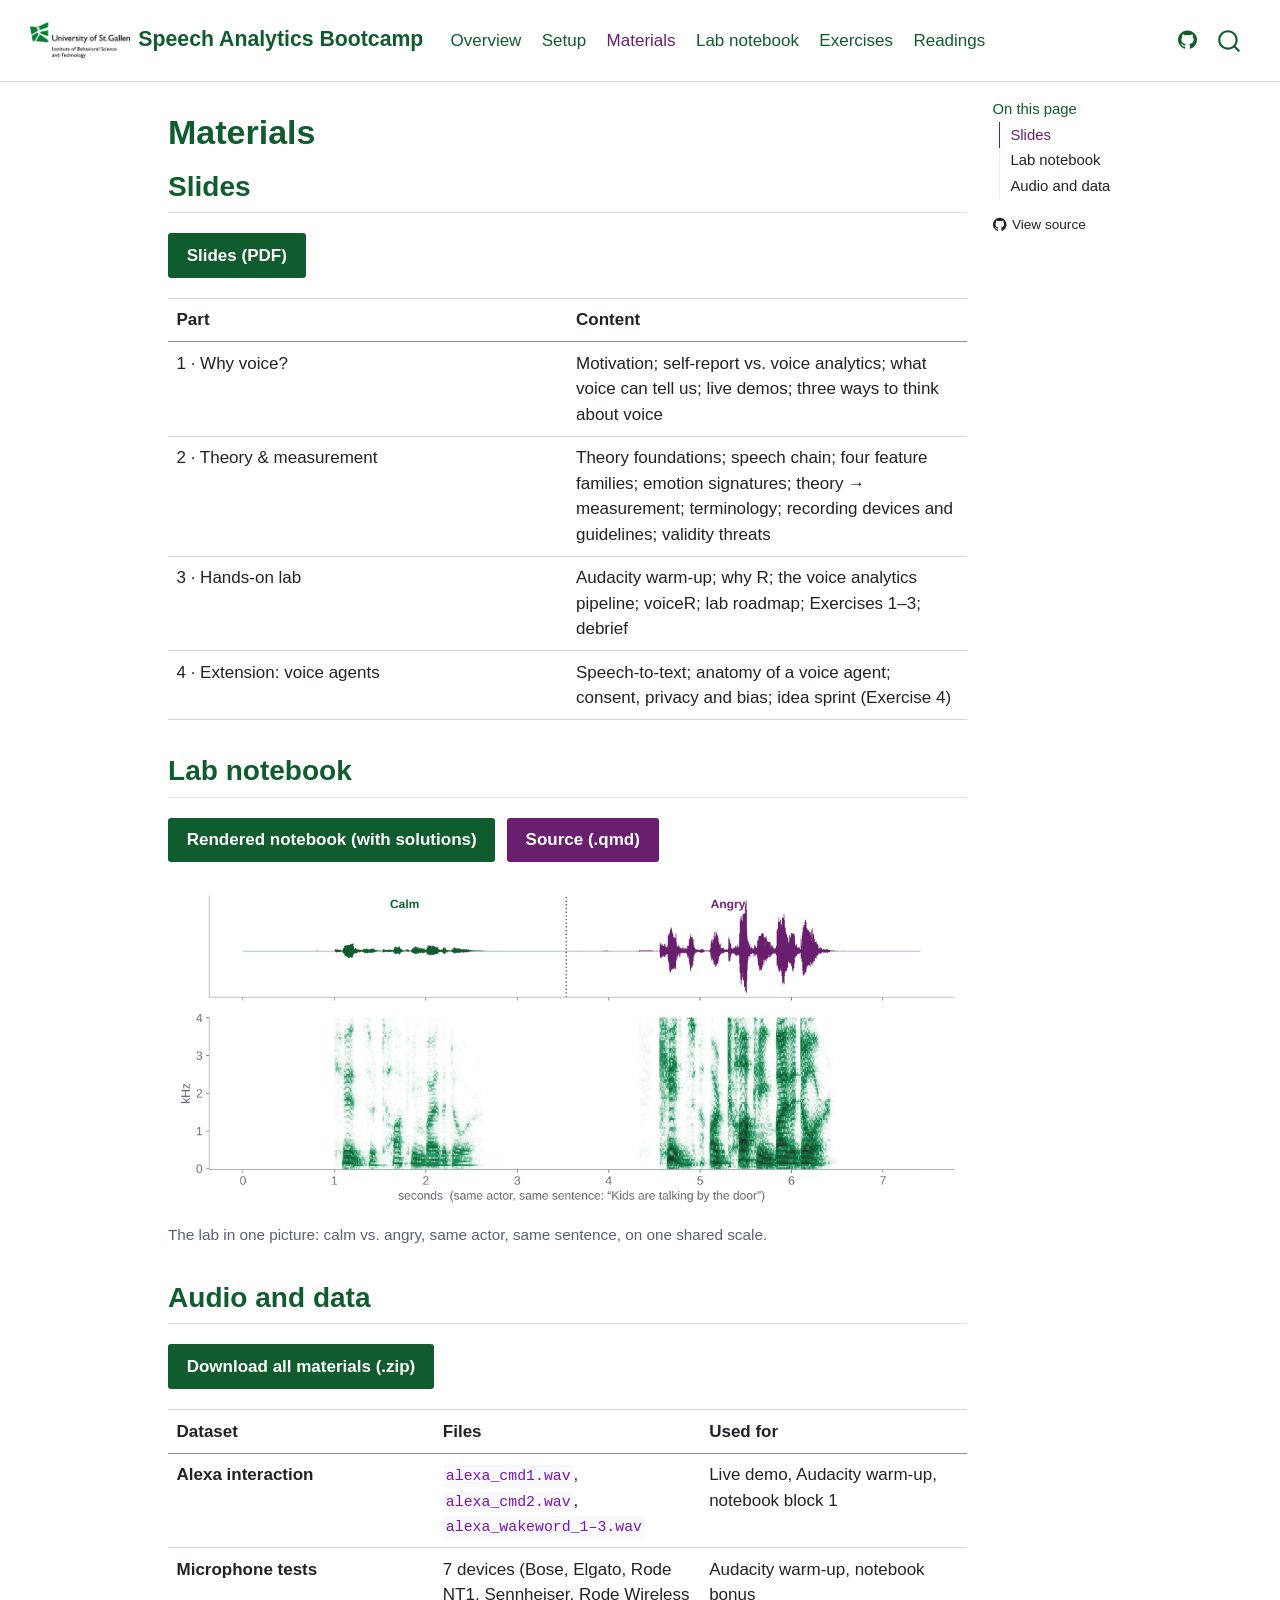
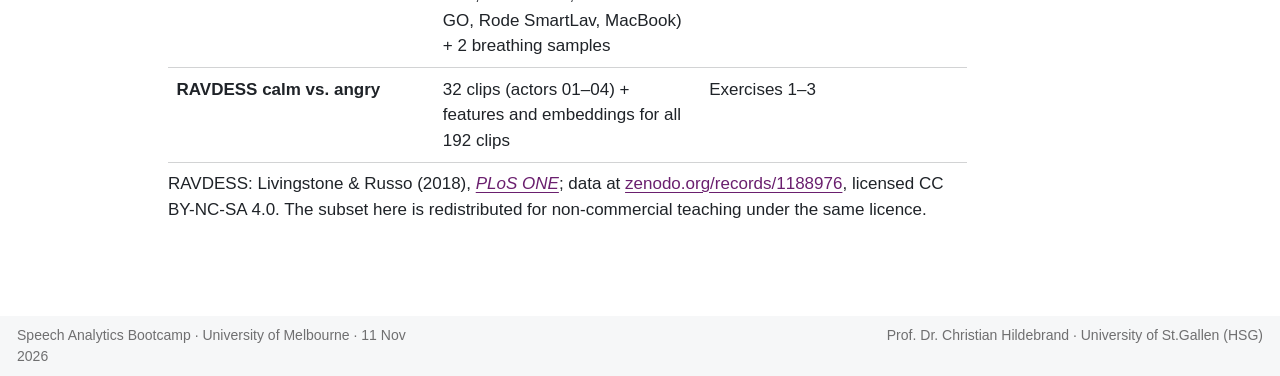
<file: docs/materials.html>
<!DOCTYPE html>
<html xmlns="http://www.w3.org/1999/xhtml" lang="en" xml:lang="en"><head>

<meta charset="utf-8">
<meta name="generator" content="quarto-1.6.42">

<meta name="viewport" content="width=device-width, initial-scale=1.0, user-scalable=yes">


<title>Materials – Speech Analytics Bootcamp</title>
<style>
code{white-space: pre-wrap;}
span.smallcaps{font-variant: small-caps;}
div.columns{display: flex; gap: min(4vw, 1.5em);}
div.column{flex: auto; overflow-x: auto;}
div.hanging-indent{margin-left: 1.5em; text-indent: -1.5em;}
ul.task-list{list-style: none;}
ul.task-list li input[type="checkbox"] {
  width: 0.8em;
  margin: 0 0.8em 0.2em -1em; /* quarto-specific, see https://github.com/quarto-dev/quarto-cli/issues/4556 */ 
  vertical-align: middle;
}
</style>


<script src="site_libs/quarto-nav/quarto-nav.js"></script>
<script src="site_libs/quarto-nav/headroom.min.js"></script>
<script src="site_libs/clipboard/clipboard.min.js"></script>
<script src="site_libs/quarto-search/autocomplete.umd.js"></script>
<script src="site_libs/quarto-search/fuse.min.js"></script>
<script src="site_libs/quarto-search/quarto-search.js"></script>
<meta name="quarto:offset" content="./">
<script src="site_libs/quarto-html/quarto.js"></script>
<script src="site_libs/quarto-html/popper.min.js"></script>
<script src="site_libs/quarto-html/tippy.umd.min.js"></script>
<script src="site_libs/quarto-html/anchor.min.js"></script>
<link href="site_libs/quarto-html/tippy.css" rel="stylesheet">
<link href="site_libs/quarto-html/quarto-syntax-highlighting-2f5df379a58b258e96c21c0638c20c03.css" rel="stylesheet" id="quarto-text-highlighting-styles">
<script src="site_libs/bootstrap/bootstrap.min.js"></script>
<link href="site_libs/bootstrap/bootstrap-icons.css" rel="stylesheet">
<link href="site_libs/bootstrap/bootstrap-9701ccb77f24afb38306966c684df06f.min.css" rel="stylesheet" append-hash="true" id="quarto-bootstrap" data-mode="light">
<script id="quarto-search-options" type="application/json">{
  "location": "navbar",
  "copy-button": false,
  "collapse-after": 3,
  "panel-placement": "end",
  "type": "overlay",
  "limit": 50,
  "keyboard-shortcut": [
    "f",
    "/",
    "s"
  ],
  "show-item-context": false,
  "language": {
    "search-no-results-text": "No results",
    "search-matching-documents-text": "matching documents",
    "search-copy-link-title": "Copy link to search",
    "search-hide-matches-text": "Hide additional matches",
    "search-more-match-text": "more match in this document",
    "search-more-matches-text": "more matches in this document",
    "search-clear-button-title": "Clear",
    "search-text-placeholder": "",
    "search-detached-cancel-button-title": "Cancel",
    "search-submit-button-title": "Submit",
    "search-label": "Search"
  }
}</script>
<style>html{ scroll-behavior: smooth; }</style>


</head>

<body class="nav-fixed">

<div id="quarto-search-results"></div>
  <header id="quarto-header" class="headroom fixed-top">
    <nav class="navbar navbar-expand-lg " data-bs-theme="dark">
      <div class="navbar-container container-fluid">
      <div class="navbar-brand-container mx-auto">
    <a href="./index.html" class="navbar-brand navbar-brand-logo">
    <img src="./assets/hsg_logo.png" alt="" class="navbar-logo">
    </a>
    <a class="navbar-brand" href="./index.html">
    <span class="navbar-title">Speech Analytics Bootcamp</span>
    </a>
  </div>
            <div id="quarto-search" class="" title="Search"></div>
          <button class="navbar-toggler" type="button" data-bs-toggle="collapse" data-bs-target="#navbarCollapse" aria-controls="navbarCollapse" role="menu" aria-expanded="false" aria-label="Toggle navigation" onclick="if (window.quartoToggleHeadroom) { window.quartoToggleHeadroom(); }">
  <span class="navbar-toggler-icon"></span>
</button>
          <div class="collapse navbar-collapse" id="navbarCollapse">
            <ul class="navbar-nav navbar-nav-scroll me-auto">
  <li class="nav-item">
    <a class="nav-link" href="./index.html"> 
<span class="menu-text">Overview</span></a>
  </li>  
  <li class="nav-item">
    <a class="nav-link" href="./setup.html"> 
<span class="menu-text">Setup</span></a>
  </li>  
  <li class="nav-item">
    <a class="nav-link active" href="./materials.html" aria-current="page"> 
<span class="menu-text">Materials</span></a>
  </li>  
  <li class="nav-item">
    <a class="nav-link" href="./lab/voice_lab.html"> 
<span class="menu-text">Lab notebook</span></a>
  </li>  
  <li class="nav-item">
    <a class="nav-link" href="./exercises.html"> 
<span class="menu-text">Exercises</span></a>
  </li>  
  <li class="nav-item">
    <a class="nav-link" href="./resources.html"> 
<span class="menu-text">Readings</span></a>
  </li>  
</ul>
            <ul class="navbar-nav navbar-nav-scroll ms-auto">
  <li class="nav-item compact">
    <a class="nav-link" href="https://github.com/childebrand/Melbourne-Voice-2026"> <i class="bi bi-github" role="img">
</i> 
<span class="menu-text"></span></a>
  </li>  
</ul>
          </div> <!-- /navcollapse -->
            <div class="quarto-navbar-tools">
</div>
      </div> <!-- /container-fluid -->
    </nav>
</header>
<!-- content -->
<div id="quarto-content" class="quarto-container page-columns page-rows-contents page-layout-article page-navbar">
<!-- sidebar -->
<!-- margin-sidebar -->
    <div id="quarto-margin-sidebar" class="sidebar margin-sidebar">
        <nav id="TOC" role="doc-toc" class="toc-active">
    <h2 id="toc-title">On this page</h2>
   
  <ul>
  <li><a href="#slides" id="toc-slides" class="nav-link active" data-scroll-target="#slides">Slides</a></li>
  <li><a href="#lab-notebook" id="toc-lab-notebook" class="nav-link" data-scroll-target="#lab-notebook">Lab notebook</a></li>
  <li><a href="#audio-and-data" id="toc-audio-and-data" class="nav-link" data-scroll-target="#audio-and-data">Audio and data</a></li>
  </ul>
<div class="toc-actions"><ul><li><a href="https://github.com/childebrand/Melbourne-Voice-2026/blob/main/materials.qmd" class="toc-action"><i class="bi bi-github"></i>View source</a></li></ul></div></nav>
    </div>
<!-- main -->
<main class="content" id="quarto-document-content">

<header id="title-block-header" class="quarto-title-block default">
<div class="quarto-title">
<h1 class="title">Materials</h1>
</div>



<div class="quarto-title-meta">

    
  
    
  </div>
  


</header>


<section id="slides" class="level2">
<h2 class="anchored" data-anchor-id="slides">Slides</h2>
<p><a class="btn-hsg" href="slides/Melbourne_SpeechAnalytics2026_Slides.pdf">Slides (PDF)</a></p>
<table class="caption-top table">
<colgroup>
<col style="width: 50%">
<col style="width: 50%">
</colgroup>
<thead>
<tr class="header">
<th>Part</th>
<th>Content</th>
</tr>
</thead>
<tbody>
<tr class="odd">
<td>1 · Why voice?</td>
<td>Motivation; self-report vs.&nbsp;voice analytics; what voice can tell us; live demos; three ways to think about voice</td>
</tr>
<tr class="even">
<td>2 · Theory &amp; measurement</td>
<td>Theory foundations; speech chain; four feature families; emotion signatures; theory → measurement; terminology; recording devices and guidelines; validity threats</td>
</tr>
<tr class="odd">
<td>3 · Hands-on lab</td>
<td>Audacity warm-up; why R; the voice analytics pipeline; voiceR; lab roadmap; Exercises 1–3; debrief</td>
</tr>
<tr class="even">
<td>4 · Extension: voice agents</td>
<td>Speech-to-text; anatomy of a voice agent; consent, privacy and bias; idea sprint (Exercise 4)</td>
</tr>
</tbody>
</table>
</section>
<section id="lab-notebook" class="level2">
<h2 class="anchored" data-anchor-id="lab-notebook">Lab notebook</h2>
<p><a class="btn-hsg" href="lab/voice_lab.html">Rendered notebook (with solutions)</a> <a class="btn-hsg alt" href="https://github.com/childebrand/Melbourne-Voice-2026/blob/main/lab/voice_lab.qmd">Source (.qmd)</a></p>
<div class="quarto-figure quarto-figure-center">
<figure class="figure">
<p><img src="assets/calm_angry_shared.png" class="img-fluid figure-img"></p>
<figcaption>The lab in one picture: calm vs.&nbsp;angry, same actor, same sentence, on one shared scale.</figcaption>
</figure>
</div>
</section>
<section id="audio-and-data" class="level2">
<h2 class="anchored" data-anchor-id="audio-and-data">Audio and data</h2>
<p><a class="btn-hsg" href="https://github.com/childebrand/Melbourne-Voice-2026/archive/refs/heads/main.zip">Download all materials (.zip)</a></p>
<table class="caption-top table">
<colgroup>
<col style="width: 33%">
<col style="width: 33%">
<col style="width: 33%">
</colgroup>
<thead>
<tr class="header">
<th>Dataset</th>
<th>Files</th>
<th>Used for</th>
</tr>
</thead>
<tbody>
<tr class="odd">
<td><strong>Alexa interaction</strong></td>
<td><code>alexa_cmd1.wav</code>, <code>alexa_cmd2.wav</code>, <code>alexa_wakeword_1–3.wav</code></td>
<td>Live demo, Audacity warm-up, notebook block 1</td>
</tr>
<tr class="even">
<td><strong>Microphone tests</strong></td>
<td>7 devices (Bose, Elgato, Rode NT1, Sennheiser, Rode Wireless GO, Rode SmartLav, MacBook) + 2 breathing samples</td>
<td>Audacity warm-up, notebook bonus</td>
</tr>
<tr class="odd">
<td><strong>RAVDESS calm vs.&nbsp;angry</strong></td>
<td>32 clips (actors 01–04) + features and embeddings for all 192 clips</td>
<td>Exercises 1–3</td>
</tr>
</tbody>
</table>
<p>RAVDESS: Livingstone &amp; Russo (2018), <a href="https://doi.org/10.1371/journal.pone.0196391"><em>PLoS ONE</em></a>; data at <a href="https://doi.org/10.5281/zenodo.1188976">zenodo.org/records/1188976</a>, licensed CC BY-NC-SA 4.0. The subset here is redistributed for non-commercial teaching under the same licence.</p>


</section>

</main> <!-- /main -->
<script id="quarto-html-after-body" type="application/javascript">
window.document.addEventListener("DOMContentLoaded", function (event) {
  const toggleBodyColorMode = (bsSheetEl) => {
    const mode = bsSheetEl.getAttribute("data-mode");
    const bodyEl = window.document.querySelector("body");
    if (mode === "dark") {
      bodyEl.classList.add("quarto-dark");
      bodyEl.classList.remove("quarto-light");
    } else {
      bodyEl.classList.add("quarto-light");
      bodyEl.classList.remove("quarto-dark");
    }
  }
  const toggleBodyColorPrimary = () => {
    const bsSheetEl = window.document.querySelector("link#quarto-bootstrap");
    if (bsSheetEl) {
      toggleBodyColorMode(bsSheetEl);
    }
  }
  toggleBodyColorPrimary();  
  const icon = "";
  const anchorJS = new window.AnchorJS();
  anchorJS.options = {
    placement: 'right',
    icon: icon
  };
  anchorJS.add('.anchored');
  const isCodeAnnotation = (el) => {
    for (const clz of el.classList) {
      if (clz.startsWith('code-annotation-')) {                     
        return true;
      }
    }
    return false;
  }
  const onCopySuccess = function(e) {
    // button target
    const button = e.trigger;
    // don't keep focus
    button.blur();
    // flash "checked"
    button.classList.add('code-copy-button-checked');
    var currentTitle = button.getAttribute("title");
    button.setAttribute("title", "Copied!");
    let tooltip;
    if (window.bootstrap) {
      button.setAttribute("data-bs-toggle", "tooltip");
      button.setAttribute("data-bs-placement", "left");
      button.setAttribute("data-bs-title", "Copied!");
      tooltip = new bootstrap.Tooltip(button, 
        { trigger: "manual", 
          customClass: "code-copy-button-tooltip",
          offset: [0, -8]});
      tooltip.show();    
    }
    setTimeout(function() {
      if (tooltip) {
        tooltip.hide();
        button.removeAttribute("data-bs-title");
        button.removeAttribute("data-bs-toggle");
        button.removeAttribute("data-bs-placement");
      }
      button.setAttribute("title", currentTitle);
      button.classList.remove('code-copy-button-checked');
    }, 1000);
    // clear code selection
    e.clearSelection();
  }
  const getTextToCopy = function(trigger) {
      const codeEl = trigger.previousElementSibling.cloneNode(true);
      for (const childEl of codeEl.children) {
        if (isCodeAnnotation(childEl)) {
          childEl.remove();
        }
      }
      return codeEl.innerText;
  }
  const clipboard = new window.ClipboardJS('.code-copy-button:not([data-in-quarto-modal])', {
    text: getTextToCopy
  });
  clipboard.on('success', onCopySuccess);
  if (window.document.getElementById('quarto-embedded-source-code-modal')) {
    const clipboardModal = new window.ClipboardJS('.code-copy-button[data-in-quarto-modal]', {
      text: getTextToCopy,
      container: window.document.getElementById('quarto-embedded-source-code-modal')
    });
    clipboardModal.on('success', onCopySuccess);
  }
    var localhostRegex = new RegExp(/^(?:http|https):\/\/localhost\:?[0-9]*\//);
    var mailtoRegex = new RegExp(/^mailto:/);
      var filterRegex = new RegExp("https:\/\/childebrand\.github\.io\/Melbourne-Voice-2026\/");
    var isInternal = (href) => {
        return filterRegex.test(href) || localhostRegex.test(href) || mailtoRegex.test(href);
    }
    // Inspect non-navigation links and adorn them if external
 	var links = window.document.querySelectorAll('a[href]:not(.nav-link):not(.navbar-brand):not(.toc-action):not(.sidebar-link):not(.sidebar-item-toggle):not(.pagination-link):not(.no-external):not([aria-hidden]):not(.dropdown-item):not(.quarto-navigation-tool):not(.about-link)');
    for (var i=0; i<links.length; i++) {
      const link = links[i];
      if (!isInternal(link.href)) {
        // undo the damage that might have been done by quarto-nav.js in the case of
        // links that we want to consider external
        if (link.dataset.originalHref !== undefined) {
          link.href = link.dataset.originalHref;
        }
      }
    }
  function tippyHover(el, contentFn, onTriggerFn, onUntriggerFn) {
    const config = {
      allowHTML: true,
      maxWidth: 500,
      delay: 100,
      arrow: false,
      appendTo: function(el) {
          return el.parentElement;
      },
      interactive: true,
      interactiveBorder: 10,
      theme: 'quarto',
      placement: 'bottom-start',
    };
    if (contentFn) {
      config.content = contentFn;
    }
    if (onTriggerFn) {
      config.onTrigger = onTriggerFn;
    }
    if (onUntriggerFn) {
      config.onUntrigger = onUntriggerFn;
    }
    window.tippy(el, config); 
  }
  const noterefs = window.document.querySelectorAll('a[role="doc-noteref"]');
  for (var i=0; i<noterefs.length; i++) {
    const ref = noterefs[i];
    tippyHover(ref, function() {
      // use id or data attribute instead here
      let href = ref.getAttribute('data-footnote-href') || ref.getAttribute('href');
      try { href = new URL(href).hash; } catch {}
      const id = href.replace(/^#\/?/, "");
      const note = window.document.getElementById(id);
      if (note) {
        return note.innerHTML;
      } else {
        return "";
      }
    });
  }
  const xrefs = window.document.querySelectorAll('a.quarto-xref');
  const processXRef = (id, note) => {
    // Strip column container classes
    const stripColumnClz = (el) => {
      el.classList.remove("page-full", "page-columns");
      if (el.children) {
        for (const child of el.children) {
          stripColumnClz(child);
        }
      }
    }
    stripColumnClz(note)
    if (id === null || id.startsWith('sec-')) {
      // Special case sections, only their first couple elements
      const container = document.createElement("div");
      if (note.children && note.children.length > 2) {
        container.appendChild(note.children[0].cloneNode(true));
        for (let i = 1; i < note.children.length; i++) {
          const child = note.children[i];
          if (child.tagName === "P" && child.innerText === "") {
            continue;
          } else {
            container.appendChild(child.cloneNode(true));
            break;
          }
        }
        if (window.Quarto?.typesetMath) {
          window.Quarto.typesetMath(container);
        }
        return container.innerHTML
      } else {
        if (window.Quarto?.typesetMath) {
          window.Quarto.typesetMath(note);
        }
        return note.innerHTML;
      }
    } else {
      // Remove any anchor links if they are present
      const anchorLink = note.querySelector('a.anchorjs-link');
      if (anchorLink) {
        anchorLink.remove();
      }
      if (window.Quarto?.typesetMath) {
        window.Quarto.typesetMath(note);
      }
      if (note.classList.contains("callout")) {
        return note.outerHTML;
      } else {
        return note.innerHTML;
      }
    }
  }
  for (var i=0; i<xrefs.length; i++) {
    const xref = xrefs[i];
    tippyHover(xref, undefined, function(instance) {
      instance.disable();
      let url = xref.getAttribute('href');
      let hash = undefined; 
      if (url.startsWith('#')) {
        hash = url;
      } else {
        try { hash = new URL(url).hash; } catch {}
      }
      if (hash) {
        const id = hash.replace(/^#\/?/, "");
        const note = window.document.getElementById(id);
        if (note !== null) {
          try {
            const html = processXRef(id, note.cloneNode(true));
            instance.setContent(html);
          } finally {
            instance.enable();
            instance.show();
          }
        } else {
          // See if we can fetch this
          fetch(url.split('#')[0])
          .then(res => res.text())
          .then(html => {
            const parser = new DOMParser();
            const htmlDoc = parser.parseFromString(html, "text/html");
            const note = htmlDoc.getElementById(id);
            if (note !== null) {
              const html = processXRef(id, note);
              instance.setContent(html);
            } 
          }).finally(() => {
            instance.enable();
            instance.show();
          });
        }
      } else {
        // See if we can fetch a full url (with no hash to target)
        // This is a special case and we should probably do some content thinning / targeting
        fetch(url)
        .then(res => res.text())
        .then(html => {
          const parser = new DOMParser();
          const htmlDoc = parser.parseFromString(html, "text/html");
          const note = htmlDoc.querySelector('main.content');
          if (note !== null) {
            // This should only happen for chapter cross references
            // (since there is no id in the URL)
            // remove the first header
            if (note.children.length > 0 && note.children[0].tagName === "HEADER") {
              note.children[0].remove();
            }
            const html = processXRef(null, note);
            instance.setContent(html);
          } 
        }).finally(() => {
          instance.enable();
          instance.show();
        });
      }
    }, function(instance) {
    });
  }
      let selectedAnnoteEl;
      const selectorForAnnotation = ( cell, annotation) => {
        let cellAttr = 'data-code-cell="' + cell + '"';
        let lineAttr = 'data-code-annotation="' +  annotation + '"';
        const selector = 'span[' + cellAttr + '][' + lineAttr + ']';
        return selector;
      }
      const selectCodeLines = (annoteEl) => {
        const doc = window.document;
        const targetCell = annoteEl.getAttribute("data-target-cell");
        const targetAnnotation = annoteEl.getAttribute("data-target-annotation");
        const annoteSpan = window.document.querySelector(selectorForAnnotation(targetCell, targetAnnotation));
        const lines = annoteSpan.getAttribute("data-code-lines").split(",");
        const lineIds = lines.map((line) => {
          return targetCell + "-" + line;
        })
        let top = null;
        let height = null;
        let parent = null;
        if (lineIds.length > 0) {
            //compute the position of the single el (top and bottom and make a div)
            const el = window.document.getElementById(lineIds[0]);
            top = el.offsetTop;
            height = el.offsetHeight;
            parent = el.parentElement.parentElement;
          if (lineIds.length > 1) {
            const lastEl = window.document.getElementById(lineIds[lineIds.length - 1]);
            const bottom = lastEl.offsetTop + lastEl.offsetHeight;
            height = bottom - top;
          }
          if (top !== null && height !== null && parent !== null) {
            // cook up a div (if necessary) and position it 
            let div = window.document.getElementById("code-annotation-line-highlight");
            if (div === null) {
              div = window.document.createElement("div");
              div.setAttribute("id", "code-annotation-line-highlight");
              div.style.position = 'absolute';
              parent.appendChild(div);
            }
            div.style.top = top - 2 + "px";
            div.style.height = height + 4 + "px";
            div.style.left = 0;
            let gutterDiv = window.document.getElementById("code-annotation-line-highlight-gutter");
            if (gutterDiv === null) {
              gutterDiv = window.document.createElement("div");
              gutterDiv.setAttribute("id", "code-annotation-line-highlight-gutter");
              gutterDiv.style.position = 'absolute';
              const codeCell = window.document.getElementById(targetCell);
              const gutter = codeCell.querySelector('.code-annotation-gutter');
              gutter.appendChild(gutterDiv);
            }
            gutterDiv.style.top = top - 2 + "px";
            gutterDiv.style.height = height + 4 + "px";
          }
          selectedAnnoteEl = annoteEl;
        }
      };
      const unselectCodeLines = () => {
        const elementsIds = ["code-annotation-line-highlight", "code-annotation-line-highlight-gutter"];
        elementsIds.forEach((elId) => {
          const div = window.document.getElementById(elId);
          if (div) {
            div.remove();
          }
        });
        selectedAnnoteEl = undefined;
      };
        // Handle positioning of the toggle
    window.addEventListener(
      "resize",
      throttle(() => {
        elRect = undefined;
        if (selectedAnnoteEl) {
          selectCodeLines(selectedAnnoteEl);
        }
      }, 10)
    );
    function throttle(fn, ms) {
    let throttle = false;
    let timer;
      return (...args) => {
        if(!throttle) { // first call gets through
            fn.apply(this, args);
            throttle = true;
        } else { // all the others get throttled
            if(timer) clearTimeout(timer); // cancel #2
            timer = setTimeout(() => {
              fn.apply(this, args);
              timer = throttle = false;
            }, ms);
        }
      };
    }
      // Attach click handler to the DT
      const annoteDls = window.document.querySelectorAll('dt[data-target-cell]');
      for (const annoteDlNode of annoteDls) {
        annoteDlNode.addEventListener('click', (event) => {
          const clickedEl = event.target;
          if (clickedEl !== selectedAnnoteEl) {
            unselectCodeLines();
            const activeEl = window.document.querySelector('dt[data-target-cell].code-annotation-active');
            if (activeEl) {
              activeEl.classList.remove('code-annotation-active');
            }
            selectCodeLines(clickedEl);
            clickedEl.classList.add('code-annotation-active');
          } else {
            // Unselect the line
            unselectCodeLines();
            clickedEl.classList.remove('code-annotation-active');
          }
        });
      }
  const findCites = (el) => {
    const parentEl = el.parentElement;
    if (parentEl) {
      const cites = parentEl.dataset.cites;
      if (cites) {
        return {
          el,
          cites: cites.split(' ')
        };
      } else {
        return findCites(el.parentElement)
      }
    } else {
      return undefined;
    }
  };
  var bibliorefs = window.document.querySelectorAll('a[role="doc-biblioref"]');
  for (var i=0; i<bibliorefs.length; i++) {
    const ref = bibliorefs[i];
    const citeInfo = findCites(ref);
    if (citeInfo) {
      tippyHover(citeInfo.el, function() {
        var popup = window.document.createElement('div');
        citeInfo.cites.forEach(function(cite) {
          var citeDiv = window.document.createElement('div');
          citeDiv.classList.add('hanging-indent');
          citeDiv.classList.add('csl-entry');
          var biblioDiv = window.document.getElementById('ref-' + cite);
          if (biblioDiv) {
            citeDiv.innerHTML = biblioDiv.innerHTML;
          }
          popup.appendChild(citeDiv);
        });
        return popup.innerHTML;
      });
    }
  }
});
</script>
</div> <!-- /content -->
<footer class="footer">
  <div class="nav-footer">
    <div class="nav-footer-left">
<p>Speech Analytics Bootcamp · University of Melbourne · 11 Nov 2026</p>
</div>   
    <div class="nav-footer-center">
      &nbsp;
    <div class="toc-actions d-sm-block d-md-none"><ul><li><a href="https://github.com/childebrand/Melbourne-Voice-2026/blob/main/materials.qmd" class="toc-action"><i class="bi bi-github"></i>View source</a></li></ul></div></div>
    <div class="nav-footer-right">
<p>Prof.&nbsp;Dr.&nbsp;Christian Hildebrand · University of St.Gallen (HSG)</p>
</div>
  </div>
</footer>




<script src="site_libs/quarto-html/zenscroll-min.js"></script>
</body></html>
</file>
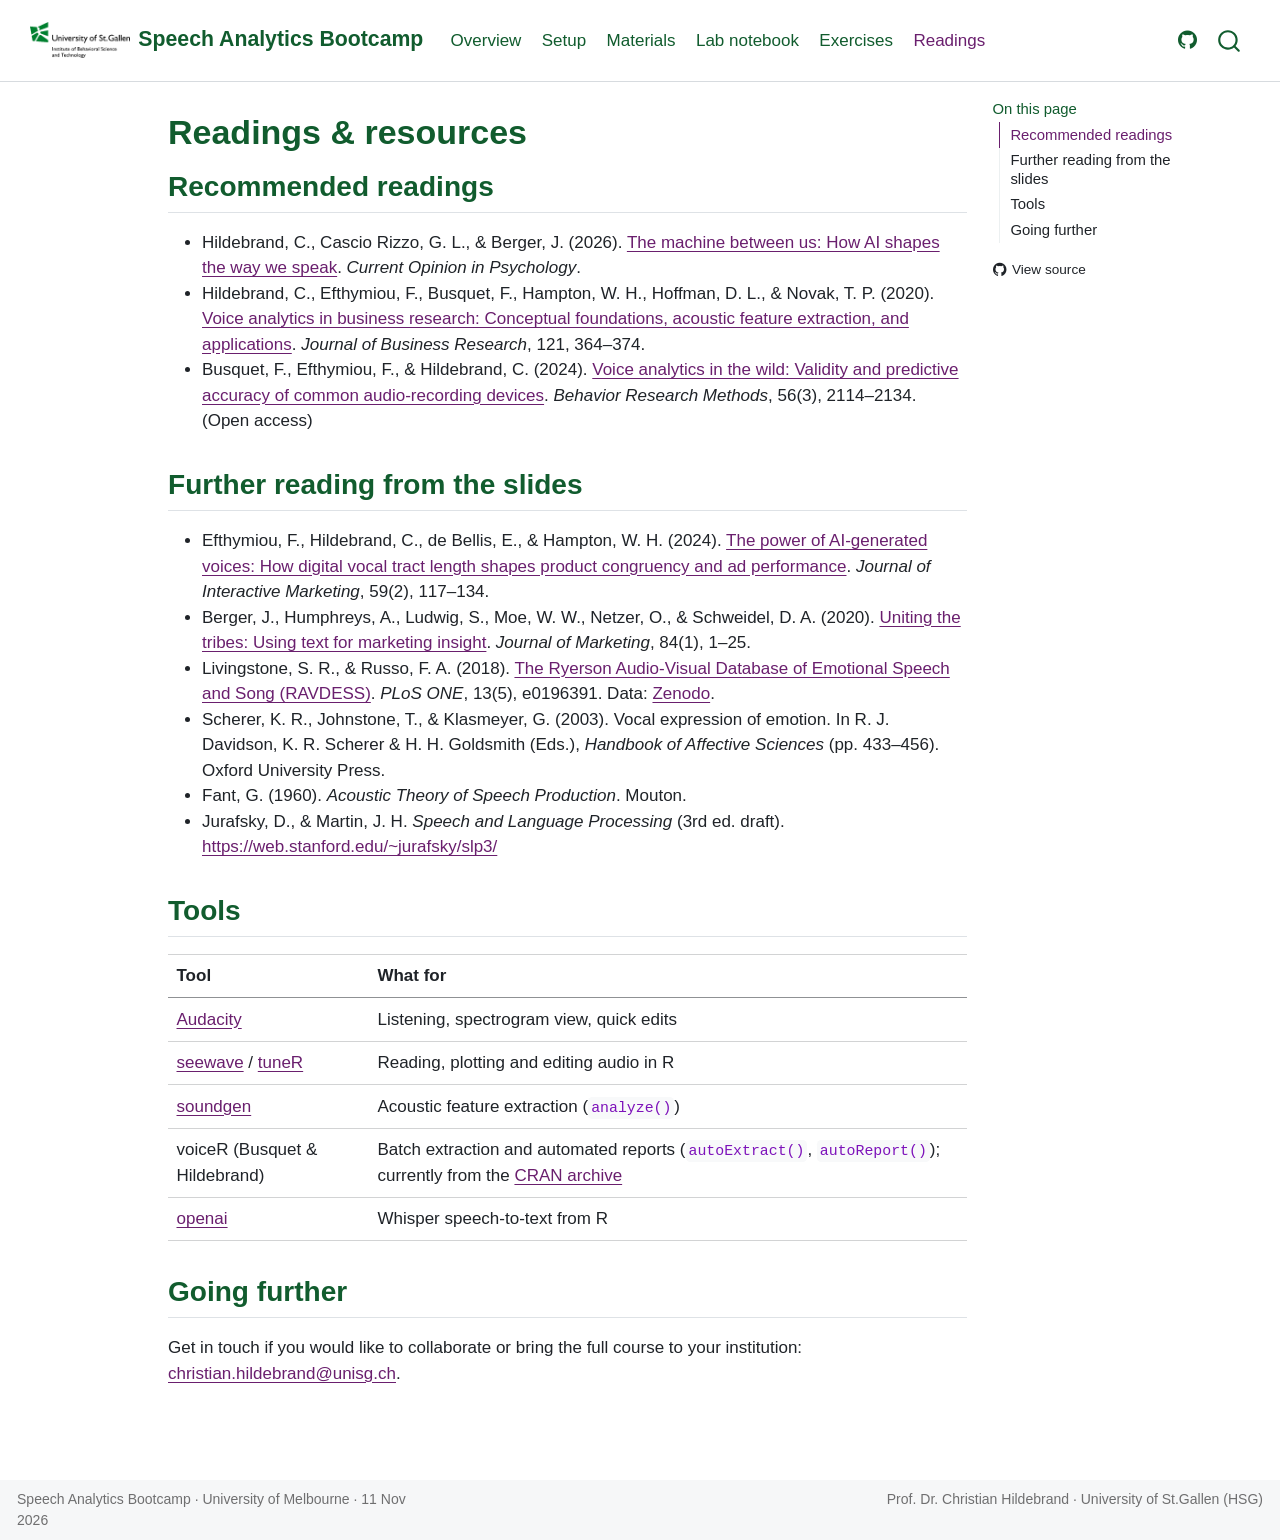
<file: docs/resources.html>
<!DOCTYPE html>
<html xmlns="http://www.w3.org/1999/xhtml" lang="en" xml:lang="en"><head>

<meta charset="utf-8">
<meta name="generator" content="quarto-1.6.42">

<meta name="viewport" content="width=device-width, initial-scale=1.0, user-scalable=yes">


<title>Readings &amp; resources – Speech Analytics Bootcamp</title>
<style>
code{white-space: pre-wrap;}
span.smallcaps{font-variant: small-caps;}
div.columns{display: flex; gap: min(4vw, 1.5em);}
div.column{flex: auto; overflow-x: auto;}
div.hanging-indent{margin-left: 1.5em; text-indent: -1.5em;}
ul.task-list{list-style: none;}
ul.task-list li input[type="checkbox"] {
  width: 0.8em;
  margin: 0 0.8em 0.2em -1em; /* quarto-specific, see https://github.com/quarto-dev/quarto-cli/issues/4556 */ 
  vertical-align: middle;
}
</style>


<script src="site_libs/quarto-nav/quarto-nav.js"></script>
<script src="site_libs/quarto-nav/headroom.min.js"></script>
<script src="site_libs/clipboard/clipboard.min.js"></script>
<script src="site_libs/quarto-search/autocomplete.umd.js"></script>
<script src="site_libs/quarto-search/fuse.min.js"></script>
<script src="site_libs/quarto-search/quarto-search.js"></script>
<meta name="quarto:offset" content="./">
<script src="site_libs/quarto-html/quarto.js"></script>
<script src="site_libs/quarto-html/popper.min.js"></script>
<script src="site_libs/quarto-html/tippy.umd.min.js"></script>
<script src="site_libs/quarto-html/anchor.min.js"></script>
<link href="site_libs/quarto-html/tippy.css" rel="stylesheet">
<link href="site_libs/quarto-html/quarto-syntax-highlighting-2f5df379a58b258e96c21c0638c20c03.css" rel="stylesheet" id="quarto-text-highlighting-styles">
<script src="site_libs/bootstrap/bootstrap.min.js"></script>
<link href="site_libs/bootstrap/bootstrap-icons.css" rel="stylesheet">
<link href="site_libs/bootstrap/bootstrap-9701ccb77f24afb38306966c684df06f.min.css" rel="stylesheet" append-hash="true" id="quarto-bootstrap" data-mode="light">
<script id="quarto-search-options" type="application/json">{
  "location": "navbar",
  "copy-button": false,
  "collapse-after": 3,
  "panel-placement": "end",
  "type": "overlay",
  "limit": 50,
  "keyboard-shortcut": [
    "f",
    "/",
    "s"
  ],
  "show-item-context": false,
  "language": {
    "search-no-results-text": "No results",
    "search-matching-documents-text": "matching documents",
    "search-copy-link-title": "Copy link to search",
    "search-hide-matches-text": "Hide additional matches",
    "search-more-match-text": "more match in this document",
    "search-more-matches-text": "more matches in this document",
    "search-clear-button-title": "Clear",
    "search-text-placeholder": "",
    "search-detached-cancel-button-title": "Cancel",
    "search-submit-button-title": "Submit",
    "search-label": "Search"
  }
}</script>
<style>html{ scroll-behavior: smooth; }</style>


</head>

<body class="nav-fixed">

<div id="quarto-search-results"></div>
  <header id="quarto-header" class="headroom fixed-top">
    <nav class="navbar navbar-expand-lg " data-bs-theme="dark">
      <div class="navbar-container container-fluid">
      <div class="navbar-brand-container mx-auto">
    <a href="./index.html" class="navbar-brand navbar-brand-logo">
    <img src="./assets/hsg_logo.png" alt="" class="navbar-logo">
    </a>
    <a class="navbar-brand" href="./index.html">
    <span class="navbar-title">Speech Analytics Bootcamp</span>
    </a>
  </div>
            <div id="quarto-search" class="" title="Search"></div>
          <button class="navbar-toggler" type="button" data-bs-toggle="collapse" data-bs-target="#navbarCollapse" aria-controls="navbarCollapse" role="menu" aria-expanded="false" aria-label="Toggle navigation" onclick="if (window.quartoToggleHeadroom) { window.quartoToggleHeadroom(); }">
  <span class="navbar-toggler-icon"></span>
</button>
          <div class="collapse navbar-collapse" id="navbarCollapse">
            <ul class="navbar-nav navbar-nav-scroll me-auto">
  <li class="nav-item">
    <a class="nav-link" href="./index.html"> 
<span class="menu-text">Overview</span></a>
  </li>  
  <li class="nav-item">
    <a class="nav-link" href="./setup.html"> 
<span class="menu-text">Setup</span></a>
  </li>  
  <li class="nav-item">
    <a class="nav-link" href="./materials.html"> 
<span class="menu-text">Materials</span></a>
  </li>  
  <li class="nav-item">
    <a class="nav-link" href="./lab/voice_lab.html"> 
<span class="menu-text">Lab notebook</span></a>
  </li>  
  <li class="nav-item">
    <a class="nav-link" href="./exercises.html"> 
<span class="menu-text">Exercises</span></a>
  </li>  
  <li class="nav-item">
    <a class="nav-link active" href="./resources.html" aria-current="page"> 
<span class="menu-text">Readings</span></a>
  </li>  
</ul>
            <ul class="navbar-nav navbar-nav-scroll ms-auto">
  <li class="nav-item compact">
    <a class="nav-link" href="https://github.com/childebrand/Melbourne-Voice-2026"> <i class="bi bi-github" role="img">
</i> 
<span class="menu-text"></span></a>
  </li>  
</ul>
          </div> <!-- /navcollapse -->
            <div class="quarto-navbar-tools">
</div>
      </div> <!-- /container-fluid -->
    </nav>
</header>
<!-- content -->
<div id="quarto-content" class="quarto-container page-columns page-rows-contents page-layout-article page-navbar">
<!-- sidebar -->
<!-- margin-sidebar -->
    <div id="quarto-margin-sidebar" class="sidebar margin-sidebar">
        <nav id="TOC" role="doc-toc" class="toc-active">
    <h2 id="toc-title">On this page</h2>
   
  <ul>
  <li><a href="#recommended-readings" id="toc-recommended-readings" class="nav-link active" data-scroll-target="#recommended-readings">Recommended readings</a></li>
  <li><a href="#further-reading-from-the-slides" id="toc-further-reading-from-the-slides" class="nav-link" data-scroll-target="#further-reading-from-the-slides">Further reading from the slides</a></li>
  <li><a href="#tools" id="toc-tools" class="nav-link" data-scroll-target="#tools">Tools</a></li>
  <li><a href="#going-further" id="toc-going-further" class="nav-link" data-scroll-target="#going-further">Going further</a></li>
  </ul>
<div class="toc-actions"><ul><li><a href="https://github.com/childebrand/Melbourne-Voice-2026/blob/main/resources.qmd" class="toc-action"><i class="bi bi-github"></i>View source</a></li></ul></div></nav>
    </div>
<!-- main -->
<main class="content" id="quarto-document-content">

<header id="title-block-header" class="quarto-title-block default">
<div class="quarto-title">
<h1 class="title">Readings &amp; resources</h1>
</div>



<div class="quarto-title-meta">

    
  
    
  </div>
  


</header>


<section id="recommended-readings" class="level2">
<h2 class="anchored" data-anchor-id="recommended-readings">Recommended readings</h2>
<ul>
<li>Hildebrand, C., Cascio Rizzo, G. L., &amp; Berger, J. (2026). <a href="https://www.sciencedirect.com/science/article/pii/S2352250X26002216">The machine between us: How AI shapes the way we speak</a>. <em>Current Opinion in Psychology</em>.</li>
<li>Hildebrand, C., Efthymiou, F., Busquet, F., Hampton, W. H., Hoffman, D. L., &amp; Novak, T. P. (2020). <a href="https://doi.org/10.1016/j.jbusres.2020.09.020">Voice analytics in business research: Conceptual foundations, acoustic feature extraction, and applications</a>. <em>Journal of Business Research</em>, 121, 364–374.</li>
<li>Busquet, F., Efthymiou, F., &amp; Hildebrand, C. (2024). <a href="https://doi.org/10.3758/s13428-023-02139-9">Voice analytics in the wild: Validity and predictive accuracy of common audio-recording devices</a>. <em>Behavior Research Methods</em>, 56(3), 2114–2134. (Open access)</li>
</ul>
</section>
<section id="further-reading-from-the-slides" class="level2">
<h2 class="anchored" data-anchor-id="further-reading-from-the-slides">Further reading from the slides</h2>
<ul>
<li>Efthymiou, F., Hildebrand, C., de Bellis, E., &amp; Hampton, W. H. (2024). <a href="https://doi.org/10.1177/10949968231194905">The power of AI-generated voices: How digital vocal tract length shapes product congruency and ad performance</a>. <em>Journal of Interactive Marketing</em>, 59(2), 117–134.</li>
<li>Berger, J., Humphreys, A., Ludwig, S., Moe, W. W., Netzer, O., &amp; Schweidel, D. A. (2020). <a href="https://doi.org/10.1177/0022242919873106">Uniting the tribes: Using text for marketing insight</a>. <em>Journal of Marketing</em>, 84(1), 1–25.</li>
<li>Livingstone, S. R., &amp; Russo, F. A. (2018). <a href="https://doi.org/10.1371/journal.pone.0196391">The Ryerson Audio-Visual Database of Emotional Speech and Song (RAVDESS)</a>. <em>PLoS ONE</em>, 13(5), e0196391. Data: <a href="https://doi.org/10.5281/zenodo.1188976">Zenodo</a>.</li>
<li>Scherer, K. R., Johnstone, T., &amp; Klasmeyer, G. (2003). Vocal expression of emotion. In R. J. Davidson, K. R. Scherer &amp; H. H. Goldsmith (Eds.), <em>Handbook of Affective Sciences</em> (pp.&nbsp;433–456). Oxford University Press.</li>
<li>Fant, G. (1960). <em>Acoustic Theory of Speech Production</em>. Mouton.</li>
<li>Jurafsky, D., &amp; Martin, J. H. <em>Speech and Language Processing</em> (3rd ed.&nbsp;draft). <a href="https://web.stanford.edu/~jurafsky/slp3/" class="uri">https://web.stanford.edu/~jurafsky/slp3/</a></li>
</ul>
</section>
<section id="tools" class="level2">
<h2 class="anchored" data-anchor-id="tools">Tools</h2>
<table class="caption-top table">
<thead>
<tr class="header">
<th>Tool</th>
<th>What for</th>
</tr>
</thead>
<tbody>
<tr class="odd">
<td><a href="https://www.audacityteam.org">Audacity</a></td>
<td>Listening, spectrogram view, quick edits</td>
</tr>
<tr class="even">
<td><a href="https://cran.r-project.org/package=seewave">seewave</a> / <a href="https://cran.r-project.org/package=tuneR">tuneR</a></td>
<td>Reading, plotting and editing audio in R</td>
</tr>
<tr class="odd">
<td><a href="https://cran.r-project.org/package=soundgen">soundgen</a></td>
<td>Acoustic feature extraction (<code>analyze()</code>)</td>
</tr>
<tr class="even">
<td>voiceR (Busquet &amp; Hildebrand)</td>
<td>Batch extraction and automated reports (<code>autoExtract()</code>, <code>autoReport()</code>); currently from the <a href="https://cran.r-project.org/src/contrib/Archive/voiceR/">CRAN archive</a></td>
</tr>
<tr class="odd">
<td><a href="https://cran.r-project.org/package=openai">openai</a></td>
<td>Whisper speech-to-text from R</td>
</tr>
</tbody>
</table>
</section>
<section id="going-further" class="level2">
<h2 class="anchored" data-anchor-id="going-further">Going further</h2>
<p>Get in touch if you would like to collaborate or bring the full course to your institution: <a href="mailto:christian.hildebrand@unisg.ch">christian.hildebrand@unisg.ch</a>.</p>


</section>

</main> <!-- /main -->
<script id="quarto-html-after-body" type="application/javascript">
window.document.addEventListener("DOMContentLoaded", function (event) {
  const toggleBodyColorMode = (bsSheetEl) => {
    const mode = bsSheetEl.getAttribute("data-mode");
    const bodyEl = window.document.querySelector("body");
    if (mode === "dark") {
      bodyEl.classList.add("quarto-dark");
      bodyEl.classList.remove("quarto-light");
    } else {
      bodyEl.classList.add("quarto-light");
      bodyEl.classList.remove("quarto-dark");
    }
  }
  const toggleBodyColorPrimary = () => {
    const bsSheetEl = window.document.querySelector("link#quarto-bootstrap");
    if (bsSheetEl) {
      toggleBodyColorMode(bsSheetEl);
    }
  }
  toggleBodyColorPrimary();  
  const icon = "";
  const anchorJS = new window.AnchorJS();
  anchorJS.options = {
    placement: 'right',
    icon: icon
  };
  anchorJS.add('.anchored');
  const isCodeAnnotation = (el) => {
    for (const clz of el.classList) {
      if (clz.startsWith('code-annotation-')) {                     
        return true;
      }
    }
    return false;
  }
  const onCopySuccess = function(e) {
    // button target
    const button = e.trigger;
    // don't keep focus
    button.blur();
    // flash "checked"
    button.classList.add('code-copy-button-checked');
    var currentTitle = button.getAttribute("title");
    button.setAttribute("title", "Copied!");
    let tooltip;
    if (window.bootstrap) {
      button.setAttribute("data-bs-toggle", "tooltip");
      button.setAttribute("data-bs-placement", "left");
      button.setAttribute("data-bs-title", "Copied!");
      tooltip = new bootstrap.Tooltip(button, 
        { trigger: "manual", 
          customClass: "code-copy-button-tooltip",
          offset: [0, -8]});
      tooltip.show();    
    }
    setTimeout(function() {
      if (tooltip) {
        tooltip.hide();
        button.removeAttribute("data-bs-title");
        button.removeAttribute("data-bs-toggle");
        button.removeAttribute("data-bs-placement");
      }
      button.setAttribute("title", currentTitle);
      button.classList.remove('code-copy-button-checked');
    }, 1000);
    // clear code selection
    e.clearSelection();
  }
  const getTextToCopy = function(trigger) {
      const codeEl = trigger.previousElementSibling.cloneNode(true);
      for (const childEl of codeEl.children) {
        if (isCodeAnnotation(childEl)) {
          childEl.remove();
        }
      }
      return codeEl.innerText;
  }
  const clipboard = new window.ClipboardJS('.code-copy-button:not([data-in-quarto-modal])', {
    text: getTextToCopy
  });
  clipboard.on('success', onCopySuccess);
  if (window.document.getElementById('quarto-embedded-source-code-modal')) {
    const clipboardModal = new window.ClipboardJS('.code-copy-button[data-in-quarto-modal]', {
      text: getTextToCopy,
      container: window.document.getElementById('quarto-embedded-source-code-modal')
    });
    clipboardModal.on('success', onCopySuccess);
  }
    var localhostRegex = new RegExp(/^(?:http|https):\/\/localhost\:?[0-9]*\//);
    var mailtoRegex = new RegExp(/^mailto:/);
      var filterRegex = new RegExp("https:\/\/childebrand\.github\.io\/Melbourne-Voice-2026\/");
    var isInternal = (href) => {
        return filterRegex.test(href) || localhostRegex.test(href) || mailtoRegex.test(href);
    }
    // Inspect non-navigation links and adorn them if external
 	var links = window.document.querySelectorAll('a[href]:not(.nav-link):not(.navbar-brand):not(.toc-action):not(.sidebar-link):not(.sidebar-item-toggle):not(.pagination-link):not(.no-external):not([aria-hidden]):not(.dropdown-item):not(.quarto-navigation-tool):not(.about-link)');
    for (var i=0; i<links.length; i++) {
      const link = links[i];
      if (!isInternal(link.href)) {
        // undo the damage that might have been done by quarto-nav.js in the case of
        // links that we want to consider external
        if (link.dataset.originalHref !== undefined) {
          link.href = link.dataset.originalHref;
        }
      }
    }
  function tippyHover(el, contentFn, onTriggerFn, onUntriggerFn) {
    const config = {
      allowHTML: true,
      maxWidth: 500,
      delay: 100,
      arrow: false,
      appendTo: function(el) {
          return el.parentElement;
      },
      interactive: true,
      interactiveBorder: 10,
      theme: 'quarto',
      placement: 'bottom-start',
    };
    if (contentFn) {
      config.content = contentFn;
    }
    if (onTriggerFn) {
      config.onTrigger = onTriggerFn;
    }
    if (onUntriggerFn) {
      config.onUntrigger = onUntriggerFn;
    }
    window.tippy(el, config); 
  }
  const noterefs = window.document.querySelectorAll('a[role="doc-noteref"]');
  for (var i=0; i<noterefs.length; i++) {
    const ref = noterefs[i];
    tippyHover(ref, function() {
      // use id or data attribute instead here
      let href = ref.getAttribute('data-footnote-href') || ref.getAttribute('href');
      try { href = new URL(href).hash; } catch {}
      const id = href.replace(/^#\/?/, "");
      const note = window.document.getElementById(id);
      if (note) {
        return note.innerHTML;
      } else {
        return "";
      }
    });
  }
  const xrefs = window.document.querySelectorAll('a.quarto-xref');
  const processXRef = (id, note) => {
    // Strip column container classes
    const stripColumnClz = (el) => {
      el.classList.remove("page-full", "page-columns");
      if (el.children) {
        for (const child of el.children) {
          stripColumnClz(child);
        }
      }
    }
    stripColumnClz(note)
    if (id === null || id.startsWith('sec-')) {
      // Special case sections, only their first couple elements
      const container = document.createElement("div");
      if (note.children && note.children.length > 2) {
        container.appendChild(note.children[0].cloneNode(true));
        for (let i = 1; i < note.children.length; i++) {
          const child = note.children[i];
          if (child.tagName === "P" && child.innerText === "") {
            continue;
          } else {
            container.appendChild(child.cloneNode(true));
            break;
          }
        }
        if (window.Quarto?.typesetMath) {
          window.Quarto.typesetMath(container);
        }
        return container.innerHTML
      } else {
        if (window.Quarto?.typesetMath) {
          window.Quarto.typesetMath(note);
        }
        return note.innerHTML;
      }
    } else {
      // Remove any anchor links if they are present
      const anchorLink = note.querySelector('a.anchorjs-link');
      if (anchorLink) {
        anchorLink.remove();
      }
      if (window.Quarto?.typesetMath) {
        window.Quarto.typesetMath(note);
      }
      if (note.classList.contains("callout")) {
        return note.outerHTML;
      } else {
        return note.innerHTML;
      }
    }
  }
  for (var i=0; i<xrefs.length; i++) {
    const xref = xrefs[i];
    tippyHover(xref, undefined, function(instance) {
      instance.disable();
      let url = xref.getAttribute('href');
      let hash = undefined; 
      if (url.startsWith('#')) {
        hash = url;
      } else {
        try { hash = new URL(url).hash; } catch {}
      }
      if (hash) {
        const id = hash.replace(/^#\/?/, "");
        const note = window.document.getElementById(id);
        if (note !== null) {
          try {
            const html = processXRef(id, note.cloneNode(true));
            instance.setContent(html);
          } finally {
            instance.enable();
            instance.show();
          }
        } else {
          // See if we can fetch this
          fetch(url.split('#')[0])
          .then(res => res.text())
          .then(html => {
            const parser = new DOMParser();
            const htmlDoc = parser.parseFromString(html, "text/html");
            const note = htmlDoc.getElementById(id);
            if (note !== null) {
              const html = processXRef(id, note);
              instance.setContent(html);
            } 
          }).finally(() => {
            instance.enable();
            instance.show();
          });
        }
      } else {
        // See if we can fetch a full url (with no hash to target)
        // This is a special case and we should probably do some content thinning / targeting
        fetch(url)
        .then(res => res.text())
        .then(html => {
          const parser = new DOMParser();
          const htmlDoc = parser.parseFromString(html, "text/html");
          const note = htmlDoc.querySelector('main.content');
          if (note !== null) {
            // This should only happen for chapter cross references
            // (since there is no id in the URL)
            // remove the first header
            if (note.children.length > 0 && note.children[0].tagName === "HEADER") {
              note.children[0].remove();
            }
            const html = processXRef(null, note);
            instance.setContent(html);
          } 
        }).finally(() => {
          instance.enable();
          instance.show();
        });
      }
    }, function(instance) {
    });
  }
      let selectedAnnoteEl;
      const selectorForAnnotation = ( cell, annotation) => {
        let cellAttr = 'data-code-cell="' + cell + '"';
        let lineAttr = 'data-code-annotation="' +  annotation + '"';
        const selector = 'span[' + cellAttr + '][' + lineAttr + ']';
        return selector;
      }
      const selectCodeLines = (annoteEl) => {
        const doc = window.document;
        const targetCell = annoteEl.getAttribute("data-target-cell");
        const targetAnnotation = annoteEl.getAttribute("data-target-annotation");
        const annoteSpan = window.document.querySelector(selectorForAnnotation(targetCell, targetAnnotation));
        const lines = annoteSpan.getAttribute("data-code-lines").split(",");
        const lineIds = lines.map((line) => {
          return targetCell + "-" + line;
        })
        let top = null;
        let height = null;
        let parent = null;
        if (lineIds.length > 0) {
            //compute the position of the single el (top and bottom and make a div)
            const el = window.document.getElementById(lineIds[0]);
            top = el.offsetTop;
            height = el.offsetHeight;
            parent = el.parentElement.parentElement;
          if (lineIds.length > 1) {
            const lastEl = window.document.getElementById(lineIds[lineIds.length - 1]);
            const bottom = lastEl.offsetTop + lastEl.offsetHeight;
            height = bottom - top;
          }
          if (top !== null && height !== null && parent !== null) {
            // cook up a div (if necessary) and position it 
            let div = window.document.getElementById("code-annotation-line-highlight");
            if (div === null) {
              div = window.document.createElement("div");
              div.setAttribute("id", "code-annotation-line-highlight");
              div.style.position = 'absolute';
              parent.appendChild(div);
            }
            div.style.top = top - 2 + "px";
            div.style.height = height + 4 + "px";
            div.style.left = 0;
            let gutterDiv = window.document.getElementById("code-annotation-line-highlight-gutter");
            if (gutterDiv === null) {
              gutterDiv = window.document.createElement("div");
              gutterDiv.setAttribute("id", "code-annotation-line-highlight-gutter");
              gutterDiv.style.position = 'absolute';
              const codeCell = window.document.getElementById(targetCell);
              const gutter = codeCell.querySelector('.code-annotation-gutter');
              gutter.appendChild(gutterDiv);
            }
            gutterDiv.style.top = top - 2 + "px";
            gutterDiv.style.height = height + 4 + "px";
          }
          selectedAnnoteEl = annoteEl;
        }
      };
      const unselectCodeLines = () => {
        const elementsIds = ["code-annotation-line-highlight", "code-annotation-line-highlight-gutter"];
        elementsIds.forEach((elId) => {
          const div = window.document.getElementById(elId);
          if (div) {
            div.remove();
          }
        });
        selectedAnnoteEl = undefined;
      };
        // Handle positioning of the toggle
    window.addEventListener(
      "resize",
      throttle(() => {
        elRect = undefined;
        if (selectedAnnoteEl) {
          selectCodeLines(selectedAnnoteEl);
        }
      }, 10)
    );
    function throttle(fn, ms) {
    let throttle = false;
    let timer;
      return (...args) => {
        if(!throttle) { // first call gets through
            fn.apply(this, args);
            throttle = true;
        } else { // all the others get throttled
            if(timer) clearTimeout(timer); // cancel #2
            timer = setTimeout(() => {
              fn.apply(this, args);
              timer = throttle = false;
            }, ms);
        }
      };
    }
      // Attach click handler to the DT
      const annoteDls = window.document.querySelectorAll('dt[data-target-cell]');
      for (const annoteDlNode of annoteDls) {
        annoteDlNode.addEventListener('click', (event) => {
          const clickedEl = event.target;
          if (clickedEl !== selectedAnnoteEl) {
            unselectCodeLines();
            const activeEl = window.document.querySelector('dt[data-target-cell].code-annotation-active');
            if (activeEl) {
              activeEl.classList.remove('code-annotation-active');
            }
            selectCodeLines(clickedEl);
            clickedEl.classList.add('code-annotation-active');
          } else {
            // Unselect the line
            unselectCodeLines();
            clickedEl.classList.remove('code-annotation-active');
          }
        });
      }
  const findCites = (el) => {
    const parentEl = el.parentElement;
    if (parentEl) {
      const cites = parentEl.dataset.cites;
      if (cites) {
        return {
          el,
          cites: cites.split(' ')
        };
      } else {
        return findCites(el.parentElement)
      }
    } else {
      return undefined;
    }
  };
  var bibliorefs = window.document.querySelectorAll('a[role="doc-biblioref"]');
  for (var i=0; i<bibliorefs.length; i++) {
    const ref = bibliorefs[i];
    const citeInfo = findCites(ref);
    if (citeInfo) {
      tippyHover(citeInfo.el, function() {
        var popup = window.document.createElement('div');
        citeInfo.cites.forEach(function(cite) {
          var citeDiv = window.document.createElement('div');
          citeDiv.classList.add('hanging-indent');
          citeDiv.classList.add('csl-entry');
          var biblioDiv = window.document.getElementById('ref-' + cite);
          if (biblioDiv) {
            citeDiv.innerHTML = biblioDiv.innerHTML;
          }
          popup.appendChild(citeDiv);
        });
        return popup.innerHTML;
      });
    }
  }
});
</script>
</div> <!-- /content -->
<footer class="footer">
  <div class="nav-footer">
    <div class="nav-footer-left">
<p>Speech Analytics Bootcamp · University of Melbourne · 11 Nov 2026</p>
</div>   
    <div class="nav-footer-center">
      &nbsp;
    <div class="toc-actions d-sm-block d-md-none"><ul><li><a href="https://github.com/childebrand/Melbourne-Voice-2026/blob/main/resources.qmd" class="toc-action"><i class="bi bi-github"></i>View source</a></li></ul></div></div>
    <div class="nav-footer-right">
<p>Prof.&nbsp;Dr.&nbsp;Christian Hildebrand · University of St.Gallen (HSG)</p>
</div>
  </div>
</footer>




<script src="site_libs/quarto-html/zenscroll-min.js"></script>
</body></html>
</file>
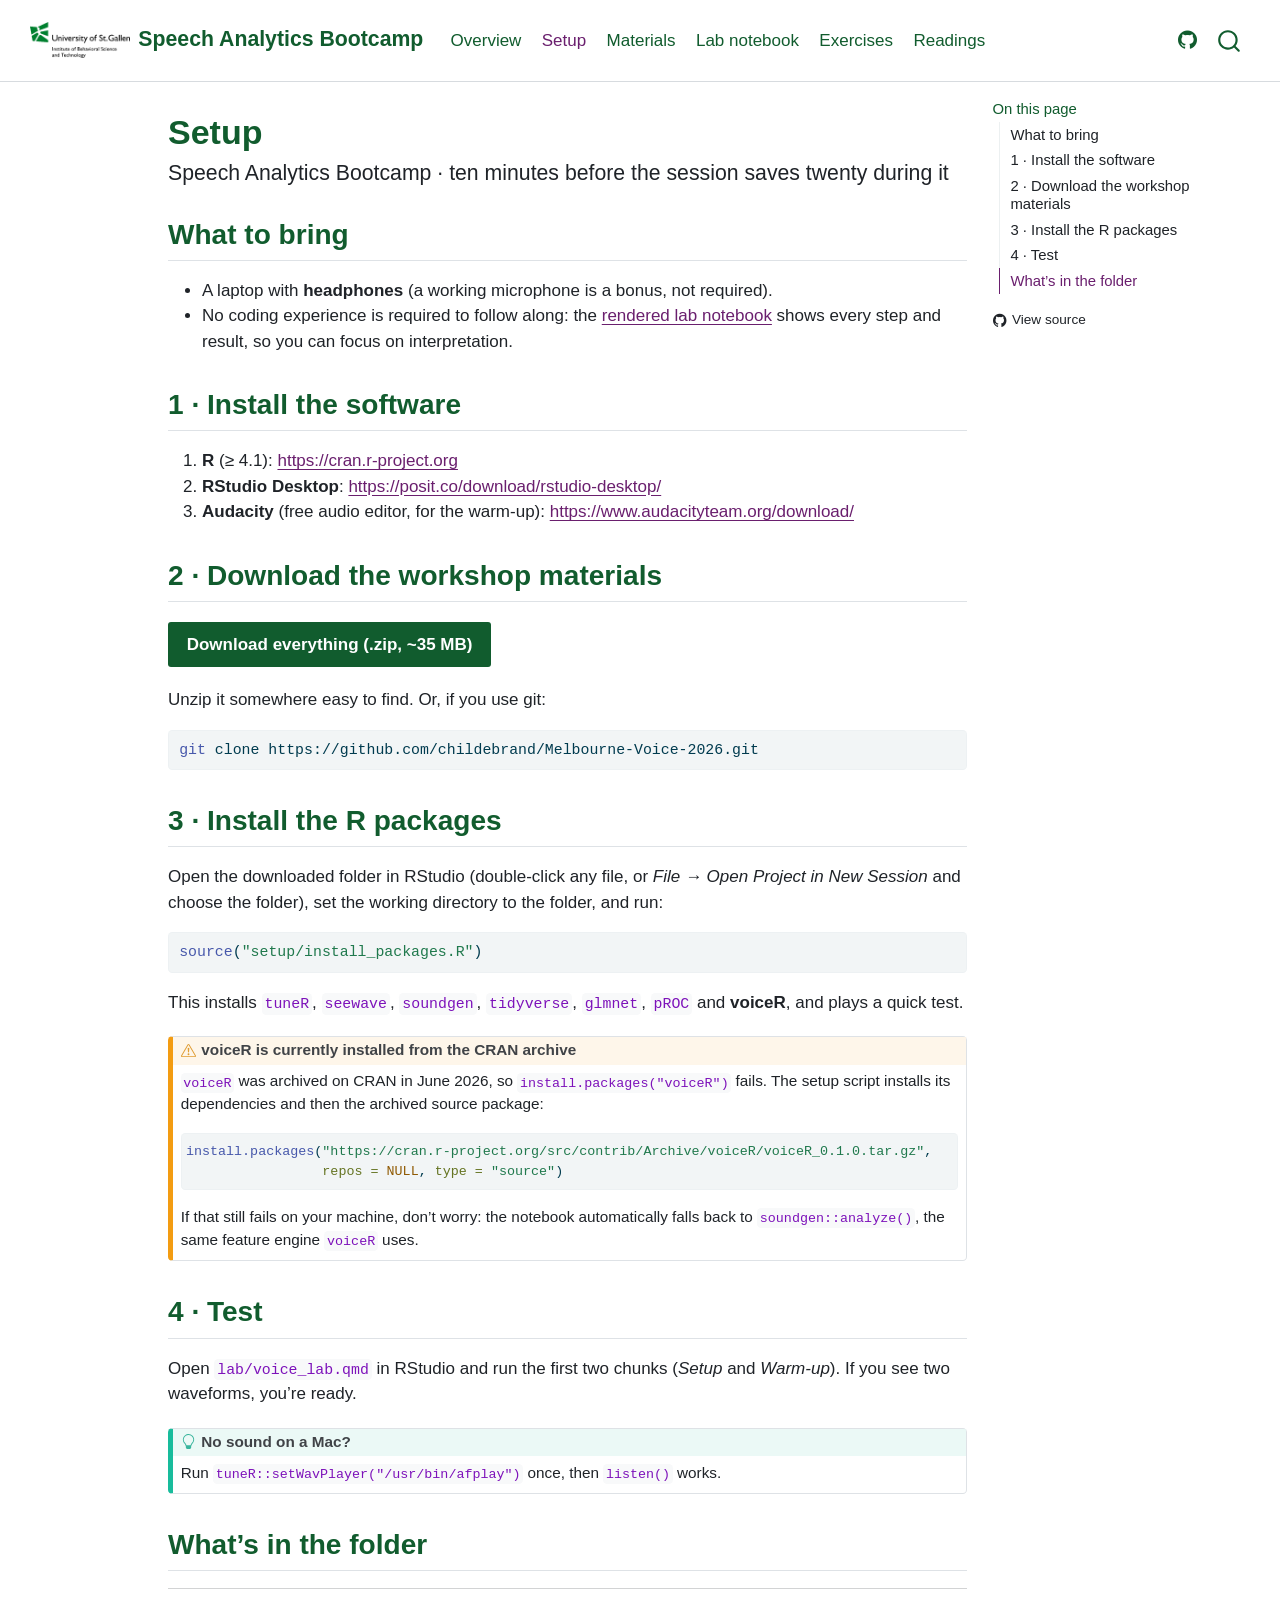
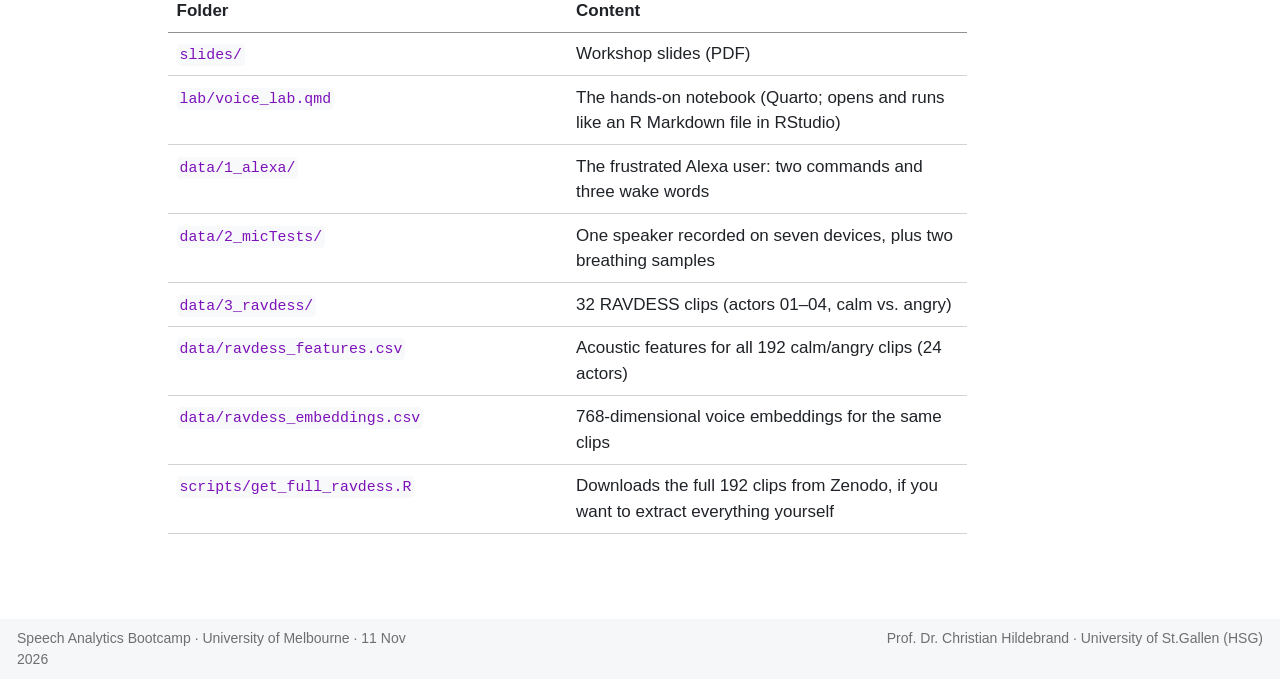
<file: docs/setup.html>
<!DOCTYPE html>
<html xmlns="http://www.w3.org/1999/xhtml" lang="en" xml:lang="en"><head>

<meta charset="utf-8">
<meta name="generator" content="quarto-1.6.42">

<meta name="viewport" content="width=device-width, initial-scale=1.0, user-scalable=yes">


<title>Setup – Speech Analytics Bootcamp</title>
<style>
code{white-space: pre-wrap;}
span.smallcaps{font-variant: small-caps;}
div.columns{display: flex; gap: min(4vw, 1.5em);}
div.column{flex: auto; overflow-x: auto;}
div.hanging-indent{margin-left: 1.5em; text-indent: -1.5em;}
ul.task-list{list-style: none;}
ul.task-list li input[type="checkbox"] {
  width: 0.8em;
  margin: 0 0.8em 0.2em -1em; /* quarto-specific, see https://github.com/quarto-dev/quarto-cli/issues/4556 */ 
  vertical-align: middle;
}
/* CSS for syntax highlighting */
pre > code.sourceCode { white-space: pre; position: relative; }
pre > code.sourceCode > span { line-height: 1.25; }
pre > code.sourceCode > span:empty { height: 1.2em; }
.sourceCode { overflow: visible; }
code.sourceCode > span { color: inherit; text-decoration: inherit; }
div.sourceCode { margin: 1em 0; }
pre.sourceCode { margin: 0; }
@media screen {
div.sourceCode { overflow: auto; }
}
@media print {
pre > code.sourceCode { white-space: pre-wrap; }
pre > code.sourceCode > span { display: inline-block; text-indent: -5em; padding-left: 5em; }
}
pre.numberSource code
  { counter-reset: source-line 0; }
pre.numberSource code > span
  { position: relative; left: -4em; counter-increment: source-line; }
pre.numberSource code > span > a:first-child::before
  { content: counter(source-line);
    position: relative; left: -1em; text-align: right; vertical-align: baseline;
    border: none; display: inline-block;
    -webkit-touch-callout: none; -webkit-user-select: none;
    -khtml-user-select: none; -moz-user-select: none;
    -ms-user-select: none; user-select: none;
    padding: 0 4px; width: 4em;
  }
pre.numberSource { margin-left: 3em;  padding-left: 4px; }
div.sourceCode
  {   }
@media screen {
pre > code.sourceCode > span > a:first-child::before { text-decoration: underline; }
}
</style>


<script src="site_libs/quarto-nav/quarto-nav.js"></script>
<script src="site_libs/quarto-nav/headroom.min.js"></script>
<script src="site_libs/clipboard/clipboard.min.js"></script>
<script src="site_libs/quarto-search/autocomplete.umd.js"></script>
<script src="site_libs/quarto-search/fuse.min.js"></script>
<script src="site_libs/quarto-search/quarto-search.js"></script>
<meta name="quarto:offset" content="./">
<script src="site_libs/quarto-html/quarto.js"></script>
<script src="site_libs/quarto-html/popper.min.js"></script>
<script src="site_libs/quarto-html/tippy.umd.min.js"></script>
<script src="site_libs/quarto-html/anchor.min.js"></script>
<link href="site_libs/quarto-html/tippy.css" rel="stylesheet">
<link href="site_libs/quarto-html/quarto-syntax-highlighting-2f5df379a58b258e96c21c0638c20c03.css" rel="stylesheet" id="quarto-text-highlighting-styles">
<script src="site_libs/bootstrap/bootstrap.min.js"></script>
<link href="site_libs/bootstrap/bootstrap-icons.css" rel="stylesheet">
<link href="site_libs/bootstrap/bootstrap-9701ccb77f24afb38306966c684df06f.min.css" rel="stylesheet" append-hash="true" id="quarto-bootstrap" data-mode="light">
<script id="quarto-search-options" type="application/json">{
  "location": "navbar",
  "copy-button": false,
  "collapse-after": 3,
  "panel-placement": "end",
  "type": "overlay",
  "limit": 50,
  "keyboard-shortcut": [
    "f",
    "/",
    "s"
  ],
  "show-item-context": false,
  "language": {
    "search-no-results-text": "No results",
    "search-matching-documents-text": "matching documents",
    "search-copy-link-title": "Copy link to search",
    "search-hide-matches-text": "Hide additional matches",
    "search-more-match-text": "more match in this document",
    "search-more-matches-text": "more matches in this document",
    "search-clear-button-title": "Clear",
    "search-text-placeholder": "",
    "search-detached-cancel-button-title": "Cancel",
    "search-submit-button-title": "Submit",
    "search-label": "Search"
  }
}</script>
<style>html{ scroll-behavior: smooth; }</style>


</head>

<body class="nav-fixed">

<div id="quarto-search-results"></div>
  <header id="quarto-header" class="headroom fixed-top">
    <nav class="navbar navbar-expand-lg " data-bs-theme="dark">
      <div class="navbar-container container-fluid">
      <div class="navbar-brand-container mx-auto">
    <a href="./index.html" class="navbar-brand navbar-brand-logo">
    <img src="./assets/hsg_logo.png" alt="" class="navbar-logo">
    </a>
    <a class="navbar-brand" href="./index.html">
    <span class="navbar-title">Speech Analytics Bootcamp</span>
    </a>
  </div>
            <div id="quarto-search" class="" title="Search"></div>
          <button class="navbar-toggler" type="button" data-bs-toggle="collapse" data-bs-target="#navbarCollapse" aria-controls="navbarCollapse" role="menu" aria-expanded="false" aria-label="Toggle navigation" onclick="if (window.quartoToggleHeadroom) { window.quartoToggleHeadroom(); }">
  <span class="navbar-toggler-icon"></span>
</button>
          <div class="collapse navbar-collapse" id="navbarCollapse">
            <ul class="navbar-nav navbar-nav-scroll me-auto">
  <li class="nav-item">
    <a class="nav-link" href="./index.html"> 
<span class="menu-text">Overview</span></a>
  </li>  
  <li class="nav-item">
    <a class="nav-link active" href="./setup.html" aria-current="page"> 
<span class="menu-text">Setup</span></a>
  </li>  
  <li class="nav-item">
    <a class="nav-link" href="./materials.html"> 
<span class="menu-text">Materials</span></a>
  </li>  
  <li class="nav-item">
    <a class="nav-link" href="./lab/voice_lab.html"> 
<span class="menu-text">Lab notebook</span></a>
  </li>  
  <li class="nav-item">
    <a class="nav-link" href="./exercises.html"> 
<span class="menu-text">Exercises</span></a>
  </li>  
  <li class="nav-item">
    <a class="nav-link" href="./resources.html"> 
<span class="menu-text">Readings</span></a>
  </li>  
</ul>
            <ul class="navbar-nav navbar-nav-scroll ms-auto">
  <li class="nav-item compact">
    <a class="nav-link" href="https://github.com/childebrand/Melbourne-Voice-2026"> <i class="bi bi-github" role="img">
</i> 
<span class="menu-text"></span></a>
  </li>  
</ul>
          </div> <!-- /navcollapse -->
            <div class="quarto-navbar-tools">
</div>
      </div> <!-- /container-fluid -->
    </nav>
</header>
<!-- content -->
<div id="quarto-content" class="quarto-container page-columns page-rows-contents page-layout-article page-navbar">
<!-- sidebar -->
<!-- margin-sidebar -->
    <div id="quarto-margin-sidebar" class="sidebar margin-sidebar">
        <nav id="TOC" role="doc-toc" class="toc-active">
    <h2 id="toc-title">On this page</h2>
   
  <ul>
  <li><a href="#what-to-bring" id="toc-what-to-bring" class="nav-link active" data-scroll-target="#what-to-bring">What to bring</a></li>
  <li><a href="#install-the-software" id="toc-install-the-software" class="nav-link" data-scroll-target="#install-the-software">1 · Install the software</a></li>
  <li><a href="#download-the-workshop-materials" id="toc-download-the-workshop-materials" class="nav-link" data-scroll-target="#download-the-workshop-materials">2 · Download the workshop materials</a></li>
  <li><a href="#install-the-r-packages" id="toc-install-the-r-packages" class="nav-link" data-scroll-target="#install-the-r-packages">3 · Install the R packages</a></li>
  <li><a href="#test" id="toc-test" class="nav-link" data-scroll-target="#test">4 · Test</a></li>
  <li><a href="#whats-in-the-folder" id="toc-whats-in-the-folder" class="nav-link" data-scroll-target="#whats-in-the-folder">What’s in the folder</a></li>
  </ul>
<div class="toc-actions"><ul><li><a href="https://github.com/childebrand/Melbourne-Voice-2026/blob/main/setup.qmd" class="toc-action"><i class="bi bi-github"></i>View source</a></li></ul></div></nav>
    </div>
<!-- main -->
<main class="content" id="quarto-document-content">

<header id="title-block-header" class="quarto-title-block default">
<div class="quarto-title">
<h1 class="title">Setup</h1>
<p class="subtitle lead">Speech Analytics Bootcamp · ten minutes before the session saves twenty during it</p>
</div>



<div class="quarto-title-meta">

    
  
    
  </div>
  


</header>


<section id="what-to-bring" class="level2">
<h2 class="anchored" data-anchor-id="what-to-bring">What to bring</h2>
<ul>
<li>A laptop with <strong>headphones</strong> (a working microphone is a bonus, not required).</li>
<li>No coding experience is required to follow along: the <a href="lab/voice_lab.html">rendered lab notebook</a> shows every step and result, so you can focus on interpretation.</li>
</ul>
</section>
<section id="install-the-software" class="level2">
<h2 class="anchored" data-anchor-id="install-the-software">1 · Install the software</h2>
<ol type="1">
<li><strong>R</strong> (≥ 4.1): <a href="https://cran.r-project.org" class="uri">https://cran.r-project.org</a></li>
<li><strong>RStudio Desktop</strong>: <a href="https://posit.co/download/rstudio-desktop/" class="uri">https://posit.co/download/rstudio-desktop/</a></li>
<li><strong>Audacity</strong> (free audio editor, for the warm-up): <a href="https://www.audacityteam.org/download/" class="uri">https://www.audacityteam.org/download/</a></li>
</ol>
</section>
<section id="download-the-workshop-materials" class="level2">
<h2 class="anchored" data-anchor-id="download-the-workshop-materials">2 · Download the workshop materials</h2>
<p><a class="btn-hsg" href="https://github.com/childebrand/Melbourne-Voice-2026/archive/refs/heads/main.zip">Download everything (.zip, ~35 MB)</a></p>
<p>Unzip it somewhere easy to find. Or, if you use git:</p>
<div class="sourceCode" id="cb1"><pre class="sourceCode bash code-with-copy"><code class="sourceCode bash"><span id="cb1-1"><a href="#cb1-1" aria-hidden="true" tabindex="-1"></a><span class="fu">git</span> clone https://github.com/childebrand/Melbourne-Voice-2026.git</span></code><button title="Copy to Clipboard" class="code-copy-button"><i class="bi"></i></button></pre></div>
</section>
<section id="install-the-r-packages" class="level2">
<h2 class="anchored" data-anchor-id="install-the-r-packages">3 · Install the R packages</h2>
<p>Open the downloaded folder in RStudio (double-click any file, or <em>File → Open Project in New Session</em> and choose the folder), set the working directory to the folder, and run:</p>
<div class="sourceCode" id="cb2"><pre class="sourceCode r code-with-copy"><code class="sourceCode r"><span id="cb2-1"><a href="#cb2-1" aria-hidden="true" tabindex="-1"></a><span class="fu">source</span>(<span class="st">"setup/install_packages.R"</span>)</span></code><button title="Copy to Clipboard" class="code-copy-button"><i class="bi"></i></button></pre></div>
<p>This installs <code>tuneR</code>, <code>seewave</code>, <code>soundgen</code>, <code>tidyverse</code>, <code>glmnet</code>, <code>pROC</code> and <strong>voiceR</strong>, and plays a quick test.</p>
<div class="callout callout-style-default callout-warning callout-titled">
<div class="callout-header d-flex align-content-center">
<div class="callout-icon-container">
<i class="callout-icon"></i>
</div>
<div class="callout-title-container flex-fill">
voiceR is currently installed from the CRAN archive
</div>
</div>
<div class="callout-body-container callout-body">
<p><code>voiceR</code> was archived on CRAN in June 2026, so <code>install.packages("voiceR")</code> fails. The setup script installs its dependencies and then the archived source package:</p>
<div class="sourceCode" id="cb3"><pre class="sourceCode r code-with-copy"><code class="sourceCode r"><span id="cb3-1"><a href="#cb3-1" aria-hidden="true" tabindex="-1"></a><span class="fu">install.packages</span>(<span class="st">"https://cran.r-project.org/src/contrib/Archive/voiceR/voiceR_0.1.0.tar.gz"</span>,</span>
<span id="cb3-2"><a href="#cb3-2" aria-hidden="true" tabindex="-1"></a>                 <span class="at">repos =</span> <span class="cn">NULL</span>, <span class="at">type =</span> <span class="st">"source"</span>)</span></code><button title="Copy to Clipboard" class="code-copy-button"><i class="bi"></i></button></pre></div>
<p>If that still fails on your machine, don’t worry: the notebook automatically falls back to <code>soundgen::analyze()</code>, the same feature engine <code>voiceR</code> uses.</p>
</div>
</div>
</section>
<section id="test" class="level2">
<h2 class="anchored" data-anchor-id="test">4 · Test</h2>
<p>Open <code>lab/voice_lab.qmd</code> in RStudio and run the first two chunks (<em>Setup</em> and <em>Warm-up</em>). If you see two waveforms, you’re ready.</p>
<div class="callout callout-style-default callout-tip callout-titled">
<div class="callout-header d-flex align-content-center">
<div class="callout-icon-container">
<i class="callout-icon"></i>
</div>
<div class="callout-title-container flex-fill">
No sound on a Mac?
</div>
</div>
<div class="callout-body-container callout-body">
<p>Run <code>tuneR::setWavPlayer("/usr/bin/afplay")</code> once, then <code>listen()</code> works.</p>
</div>
</div>
</section>
<section id="whats-in-the-folder" class="level2">
<h2 class="anchored" data-anchor-id="whats-in-the-folder">What’s in the folder</h2>
<table class="caption-top table">
<colgroup>
<col style="width: 50%">
<col style="width: 50%">
</colgroup>
<thead>
<tr class="header">
<th>Folder</th>
<th>Content</th>
</tr>
</thead>
<tbody>
<tr class="odd">
<td><code>slides/</code></td>
<td>Workshop slides (PDF)</td>
</tr>
<tr class="even">
<td><code>lab/voice_lab.qmd</code></td>
<td>The hands-on notebook (Quarto; opens and runs like an R Markdown file in RStudio)</td>
</tr>
<tr class="odd">
<td><code>data/1_alexa/</code></td>
<td>The frustrated Alexa user: two commands and three wake words</td>
</tr>
<tr class="even">
<td><code>data/2_micTests/</code></td>
<td>One speaker recorded on seven devices, plus two breathing samples</td>
</tr>
<tr class="odd">
<td><code>data/3_ravdess/</code></td>
<td>32 RAVDESS clips (actors 01–04, calm vs.&nbsp;angry)</td>
</tr>
<tr class="even">
<td><code>data/ravdess_features.csv</code></td>
<td>Acoustic features for all 192 calm/angry clips (24 actors)</td>
</tr>
<tr class="odd">
<td><code>data/ravdess_embeddings.csv</code></td>
<td>768-dimensional voice embeddings for the same clips</td>
</tr>
<tr class="even">
<td><code>scripts/get_full_ravdess.R</code></td>
<td>Downloads the full 192 clips from Zenodo, if you want to extract everything yourself</td>
</tr>
</tbody>
</table>


</section>

</main> <!-- /main -->
<script id="quarto-html-after-body" type="application/javascript">
window.document.addEventListener("DOMContentLoaded", function (event) {
  const toggleBodyColorMode = (bsSheetEl) => {
    const mode = bsSheetEl.getAttribute("data-mode");
    const bodyEl = window.document.querySelector("body");
    if (mode === "dark") {
      bodyEl.classList.add("quarto-dark");
      bodyEl.classList.remove("quarto-light");
    } else {
      bodyEl.classList.add("quarto-light");
      bodyEl.classList.remove("quarto-dark");
    }
  }
  const toggleBodyColorPrimary = () => {
    const bsSheetEl = window.document.querySelector("link#quarto-bootstrap");
    if (bsSheetEl) {
      toggleBodyColorMode(bsSheetEl);
    }
  }
  toggleBodyColorPrimary();  
  const icon = "";
  const anchorJS = new window.AnchorJS();
  anchorJS.options = {
    placement: 'right',
    icon: icon
  };
  anchorJS.add('.anchored');
  const isCodeAnnotation = (el) => {
    for (const clz of el.classList) {
      if (clz.startsWith('code-annotation-')) {                     
        return true;
      }
    }
    return false;
  }
  const onCopySuccess = function(e) {
    // button target
    const button = e.trigger;
    // don't keep focus
    button.blur();
    // flash "checked"
    button.classList.add('code-copy-button-checked');
    var currentTitle = button.getAttribute("title");
    button.setAttribute("title", "Copied!");
    let tooltip;
    if (window.bootstrap) {
      button.setAttribute("data-bs-toggle", "tooltip");
      button.setAttribute("data-bs-placement", "left");
      button.setAttribute("data-bs-title", "Copied!");
      tooltip = new bootstrap.Tooltip(button, 
        { trigger: "manual", 
          customClass: "code-copy-button-tooltip",
          offset: [0, -8]});
      tooltip.show();    
    }
    setTimeout(function() {
      if (tooltip) {
        tooltip.hide();
        button.removeAttribute("data-bs-title");
        button.removeAttribute("data-bs-toggle");
        button.removeAttribute("data-bs-placement");
      }
      button.setAttribute("title", currentTitle);
      button.classList.remove('code-copy-button-checked');
    }, 1000);
    // clear code selection
    e.clearSelection();
  }
  const getTextToCopy = function(trigger) {
      const codeEl = trigger.previousElementSibling.cloneNode(true);
      for (const childEl of codeEl.children) {
        if (isCodeAnnotation(childEl)) {
          childEl.remove();
        }
      }
      return codeEl.innerText;
  }
  const clipboard = new window.ClipboardJS('.code-copy-button:not([data-in-quarto-modal])', {
    text: getTextToCopy
  });
  clipboard.on('success', onCopySuccess);
  if (window.document.getElementById('quarto-embedded-source-code-modal')) {
    const clipboardModal = new window.ClipboardJS('.code-copy-button[data-in-quarto-modal]', {
      text: getTextToCopy,
      container: window.document.getElementById('quarto-embedded-source-code-modal')
    });
    clipboardModal.on('success', onCopySuccess);
  }
    var localhostRegex = new RegExp(/^(?:http|https):\/\/localhost\:?[0-9]*\//);
    var mailtoRegex = new RegExp(/^mailto:/);
      var filterRegex = new RegExp("https:\/\/childebrand\.github\.io\/Melbourne-Voice-2026\/");
    var isInternal = (href) => {
        return filterRegex.test(href) || localhostRegex.test(href) || mailtoRegex.test(href);
    }
    // Inspect non-navigation links and adorn them if external
 	var links = window.document.querySelectorAll('a[href]:not(.nav-link):not(.navbar-brand):not(.toc-action):not(.sidebar-link):not(.sidebar-item-toggle):not(.pagination-link):not(.no-external):not([aria-hidden]):not(.dropdown-item):not(.quarto-navigation-tool):not(.about-link)');
    for (var i=0; i<links.length; i++) {
      const link = links[i];
      if (!isInternal(link.href)) {
        // undo the damage that might have been done by quarto-nav.js in the case of
        // links that we want to consider external
        if (link.dataset.originalHref !== undefined) {
          link.href = link.dataset.originalHref;
        }
      }
    }
  function tippyHover(el, contentFn, onTriggerFn, onUntriggerFn) {
    const config = {
      allowHTML: true,
      maxWidth: 500,
      delay: 100,
      arrow: false,
      appendTo: function(el) {
          return el.parentElement;
      },
      interactive: true,
      interactiveBorder: 10,
      theme: 'quarto',
      placement: 'bottom-start',
    };
    if (contentFn) {
      config.content = contentFn;
    }
    if (onTriggerFn) {
      config.onTrigger = onTriggerFn;
    }
    if (onUntriggerFn) {
      config.onUntrigger = onUntriggerFn;
    }
    window.tippy(el, config); 
  }
  const noterefs = window.document.querySelectorAll('a[role="doc-noteref"]');
  for (var i=0; i<noterefs.length; i++) {
    const ref = noterefs[i];
    tippyHover(ref, function() {
      // use id or data attribute instead here
      let href = ref.getAttribute('data-footnote-href') || ref.getAttribute('href');
      try { href = new URL(href).hash; } catch {}
      const id = href.replace(/^#\/?/, "");
      const note = window.document.getElementById(id);
      if (note) {
        return note.innerHTML;
      } else {
        return "";
      }
    });
  }
  const xrefs = window.document.querySelectorAll('a.quarto-xref');
  const processXRef = (id, note) => {
    // Strip column container classes
    const stripColumnClz = (el) => {
      el.classList.remove("page-full", "page-columns");
      if (el.children) {
        for (const child of el.children) {
          stripColumnClz(child);
        }
      }
    }
    stripColumnClz(note)
    if (id === null || id.startsWith('sec-')) {
      // Special case sections, only their first couple elements
      const container = document.createElement("div");
      if (note.children && note.children.length > 2) {
        container.appendChild(note.children[0].cloneNode(true));
        for (let i = 1; i < note.children.length; i++) {
          const child = note.children[i];
          if (child.tagName === "P" && child.innerText === "") {
            continue;
          } else {
            container.appendChild(child.cloneNode(true));
            break;
          }
        }
        if (window.Quarto?.typesetMath) {
          window.Quarto.typesetMath(container);
        }
        return container.innerHTML
      } else {
        if (window.Quarto?.typesetMath) {
          window.Quarto.typesetMath(note);
        }
        return note.innerHTML;
      }
    } else {
      // Remove any anchor links if they are present
      const anchorLink = note.querySelector('a.anchorjs-link');
      if (anchorLink) {
        anchorLink.remove();
      }
      if (window.Quarto?.typesetMath) {
        window.Quarto.typesetMath(note);
      }
      if (note.classList.contains("callout")) {
        return note.outerHTML;
      } else {
        return note.innerHTML;
      }
    }
  }
  for (var i=0; i<xrefs.length; i++) {
    const xref = xrefs[i];
    tippyHover(xref, undefined, function(instance) {
      instance.disable();
      let url = xref.getAttribute('href');
      let hash = undefined; 
      if (url.startsWith('#')) {
        hash = url;
      } else {
        try { hash = new URL(url).hash; } catch {}
      }
      if (hash) {
        const id = hash.replace(/^#\/?/, "");
        const note = window.document.getElementById(id);
        if (note !== null) {
          try {
            const html = processXRef(id, note.cloneNode(true));
            instance.setContent(html);
          } finally {
            instance.enable();
            instance.show();
          }
        } else {
          // See if we can fetch this
          fetch(url.split('#')[0])
          .then(res => res.text())
          .then(html => {
            const parser = new DOMParser();
            const htmlDoc = parser.parseFromString(html, "text/html");
            const note = htmlDoc.getElementById(id);
            if (note !== null) {
              const html = processXRef(id, note);
              instance.setContent(html);
            } 
          }).finally(() => {
            instance.enable();
            instance.show();
          });
        }
      } else {
        // See if we can fetch a full url (with no hash to target)
        // This is a special case and we should probably do some content thinning / targeting
        fetch(url)
        .then(res => res.text())
        .then(html => {
          const parser = new DOMParser();
          const htmlDoc = parser.parseFromString(html, "text/html");
          const note = htmlDoc.querySelector('main.content');
          if (note !== null) {
            // This should only happen for chapter cross references
            // (since there is no id in the URL)
            // remove the first header
            if (note.children.length > 0 && note.children[0].tagName === "HEADER") {
              note.children[0].remove();
            }
            const html = processXRef(null, note);
            instance.setContent(html);
          } 
        }).finally(() => {
          instance.enable();
          instance.show();
        });
      }
    }, function(instance) {
    });
  }
      let selectedAnnoteEl;
      const selectorForAnnotation = ( cell, annotation) => {
        let cellAttr = 'data-code-cell="' + cell + '"';
        let lineAttr = 'data-code-annotation="' +  annotation + '"';
        const selector = 'span[' + cellAttr + '][' + lineAttr + ']';
        return selector;
      }
      const selectCodeLines = (annoteEl) => {
        const doc = window.document;
        const targetCell = annoteEl.getAttribute("data-target-cell");
        const targetAnnotation = annoteEl.getAttribute("data-target-annotation");
        const annoteSpan = window.document.querySelector(selectorForAnnotation(targetCell, targetAnnotation));
        const lines = annoteSpan.getAttribute("data-code-lines").split(",");
        const lineIds = lines.map((line) => {
          return targetCell + "-" + line;
        })
        let top = null;
        let height = null;
        let parent = null;
        if (lineIds.length > 0) {
            //compute the position of the single el (top and bottom and make a div)
            const el = window.document.getElementById(lineIds[0]);
            top = el.offsetTop;
            height = el.offsetHeight;
            parent = el.parentElement.parentElement;
          if (lineIds.length > 1) {
            const lastEl = window.document.getElementById(lineIds[lineIds.length - 1]);
            const bottom = lastEl.offsetTop + lastEl.offsetHeight;
            height = bottom - top;
          }
          if (top !== null && height !== null && parent !== null) {
            // cook up a div (if necessary) and position it 
            let div = window.document.getElementById("code-annotation-line-highlight");
            if (div === null) {
              div = window.document.createElement("div");
              div.setAttribute("id", "code-annotation-line-highlight");
              div.style.position = 'absolute';
              parent.appendChild(div);
            }
            div.style.top = top - 2 + "px";
            div.style.height = height + 4 + "px";
            div.style.left = 0;
            let gutterDiv = window.document.getElementById("code-annotation-line-highlight-gutter");
            if (gutterDiv === null) {
              gutterDiv = window.document.createElement("div");
              gutterDiv.setAttribute("id", "code-annotation-line-highlight-gutter");
              gutterDiv.style.position = 'absolute';
              const codeCell = window.document.getElementById(targetCell);
              const gutter = codeCell.querySelector('.code-annotation-gutter');
              gutter.appendChild(gutterDiv);
            }
            gutterDiv.style.top = top - 2 + "px";
            gutterDiv.style.height = height + 4 + "px";
          }
          selectedAnnoteEl = annoteEl;
        }
      };
      const unselectCodeLines = () => {
        const elementsIds = ["code-annotation-line-highlight", "code-annotation-line-highlight-gutter"];
        elementsIds.forEach((elId) => {
          const div = window.document.getElementById(elId);
          if (div) {
            div.remove();
          }
        });
        selectedAnnoteEl = undefined;
      };
        // Handle positioning of the toggle
    window.addEventListener(
      "resize",
      throttle(() => {
        elRect = undefined;
        if (selectedAnnoteEl) {
          selectCodeLines(selectedAnnoteEl);
        }
      }, 10)
    );
    function throttle(fn, ms) {
    let throttle = false;
    let timer;
      return (...args) => {
        if(!throttle) { // first call gets through
            fn.apply(this, args);
            throttle = true;
        } else { // all the others get throttled
            if(timer) clearTimeout(timer); // cancel #2
            timer = setTimeout(() => {
              fn.apply(this, args);
              timer = throttle = false;
            }, ms);
        }
      };
    }
      // Attach click handler to the DT
      const annoteDls = window.document.querySelectorAll('dt[data-target-cell]');
      for (const annoteDlNode of annoteDls) {
        annoteDlNode.addEventListener('click', (event) => {
          const clickedEl = event.target;
          if (clickedEl !== selectedAnnoteEl) {
            unselectCodeLines();
            const activeEl = window.document.querySelector('dt[data-target-cell].code-annotation-active');
            if (activeEl) {
              activeEl.classList.remove('code-annotation-active');
            }
            selectCodeLines(clickedEl);
            clickedEl.classList.add('code-annotation-active');
          } else {
            // Unselect the line
            unselectCodeLines();
            clickedEl.classList.remove('code-annotation-active');
          }
        });
      }
  const findCites = (el) => {
    const parentEl = el.parentElement;
    if (parentEl) {
      const cites = parentEl.dataset.cites;
      if (cites) {
        return {
          el,
          cites: cites.split(' ')
        };
      } else {
        return findCites(el.parentElement)
      }
    } else {
      return undefined;
    }
  };
  var bibliorefs = window.document.querySelectorAll('a[role="doc-biblioref"]');
  for (var i=0; i<bibliorefs.length; i++) {
    const ref = bibliorefs[i];
    const citeInfo = findCites(ref);
    if (citeInfo) {
      tippyHover(citeInfo.el, function() {
        var popup = window.document.createElement('div');
        citeInfo.cites.forEach(function(cite) {
          var citeDiv = window.document.createElement('div');
          citeDiv.classList.add('hanging-indent');
          citeDiv.classList.add('csl-entry');
          var biblioDiv = window.document.getElementById('ref-' + cite);
          if (biblioDiv) {
            citeDiv.innerHTML = biblioDiv.innerHTML;
          }
          popup.appendChild(citeDiv);
        });
        return popup.innerHTML;
      });
    }
  }
});
</script>
</div> <!-- /content -->
<footer class="footer">
  <div class="nav-footer">
    <div class="nav-footer-left">
<p>Speech Analytics Bootcamp · University of Melbourne · 11 Nov 2026</p>
</div>   
    <div class="nav-footer-center">
      &nbsp;
    <div class="toc-actions d-sm-block d-md-none"><ul><li><a href="https://github.com/childebrand/Melbourne-Voice-2026/blob/main/setup.qmd" class="toc-action"><i class="bi bi-github"></i>View source</a></li></ul></div></div>
    <div class="nav-footer-right">
<p>Prof.&nbsp;Dr.&nbsp;Christian Hildebrand · University of St.Gallen (HSG)</p>
</div>
  </div>
</footer>




<script src="site_libs/quarto-html/zenscroll-min.js"></script>
</body></html>
</file>
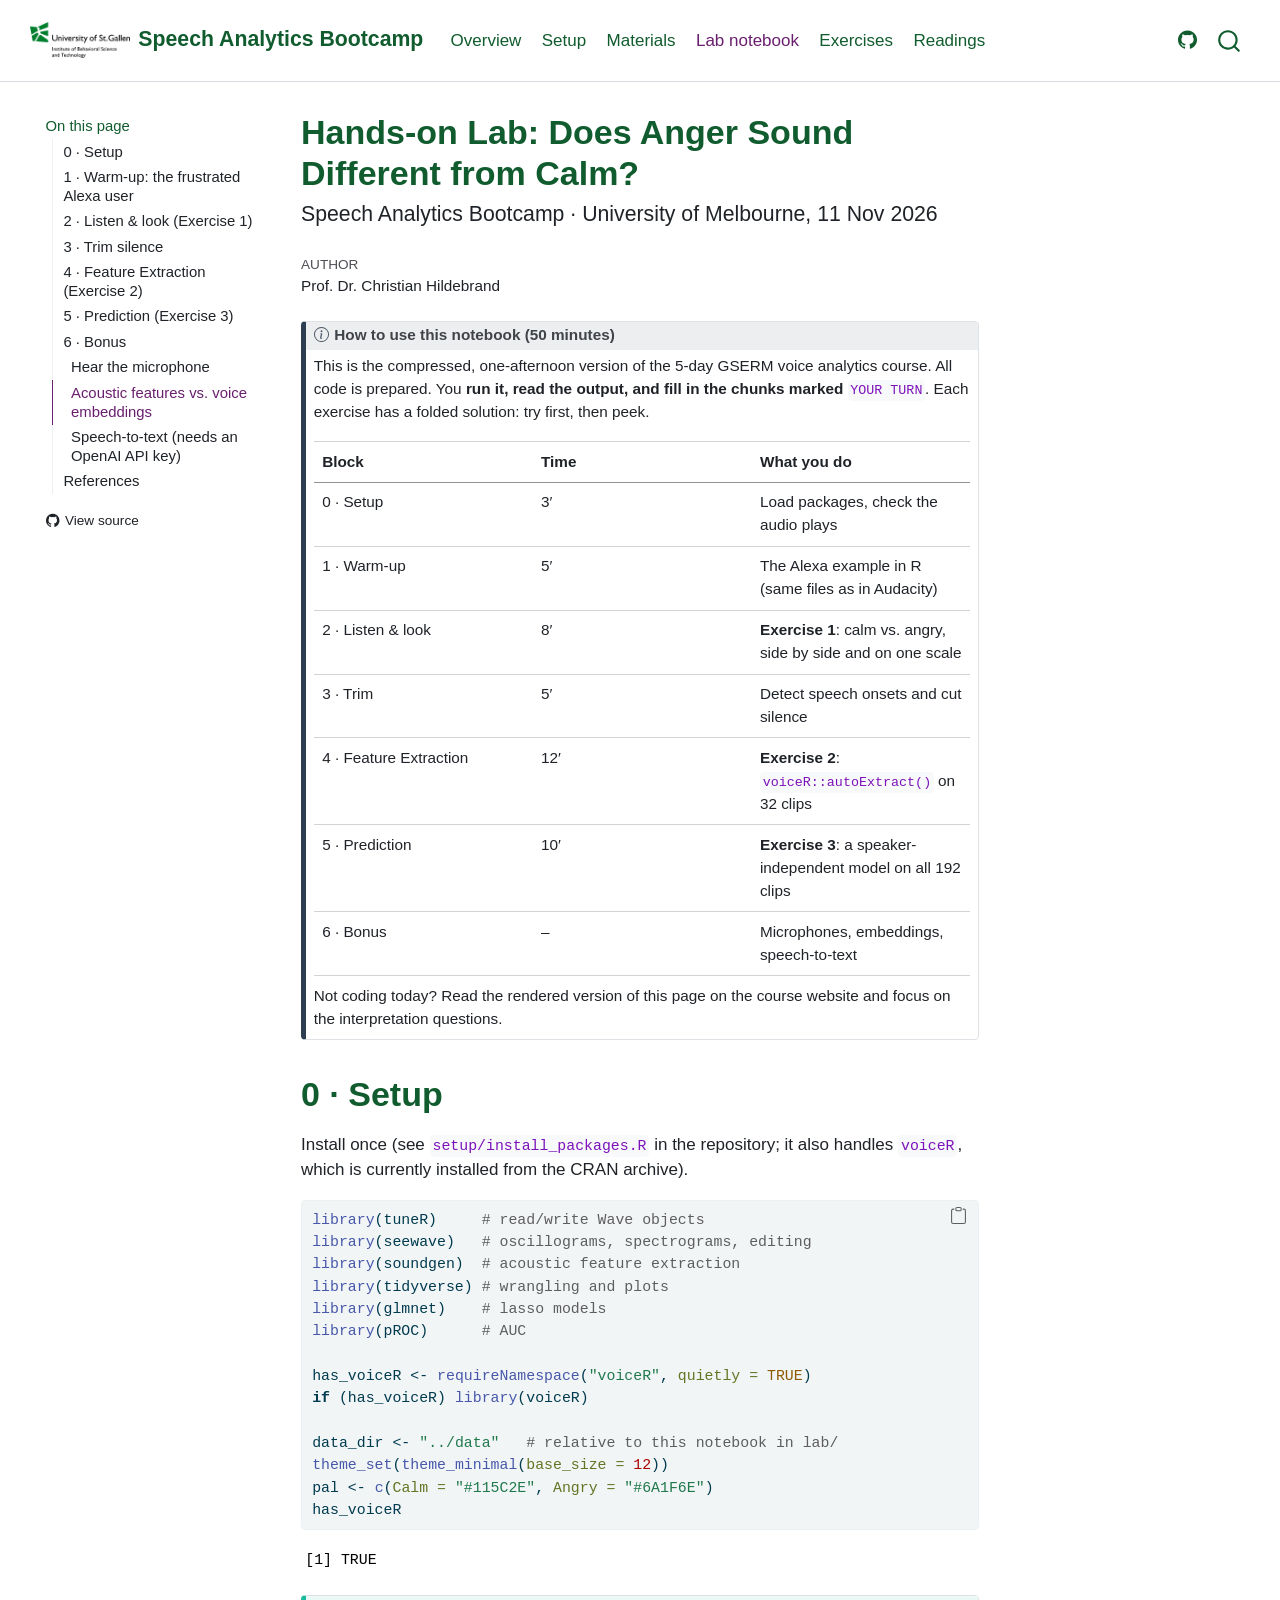
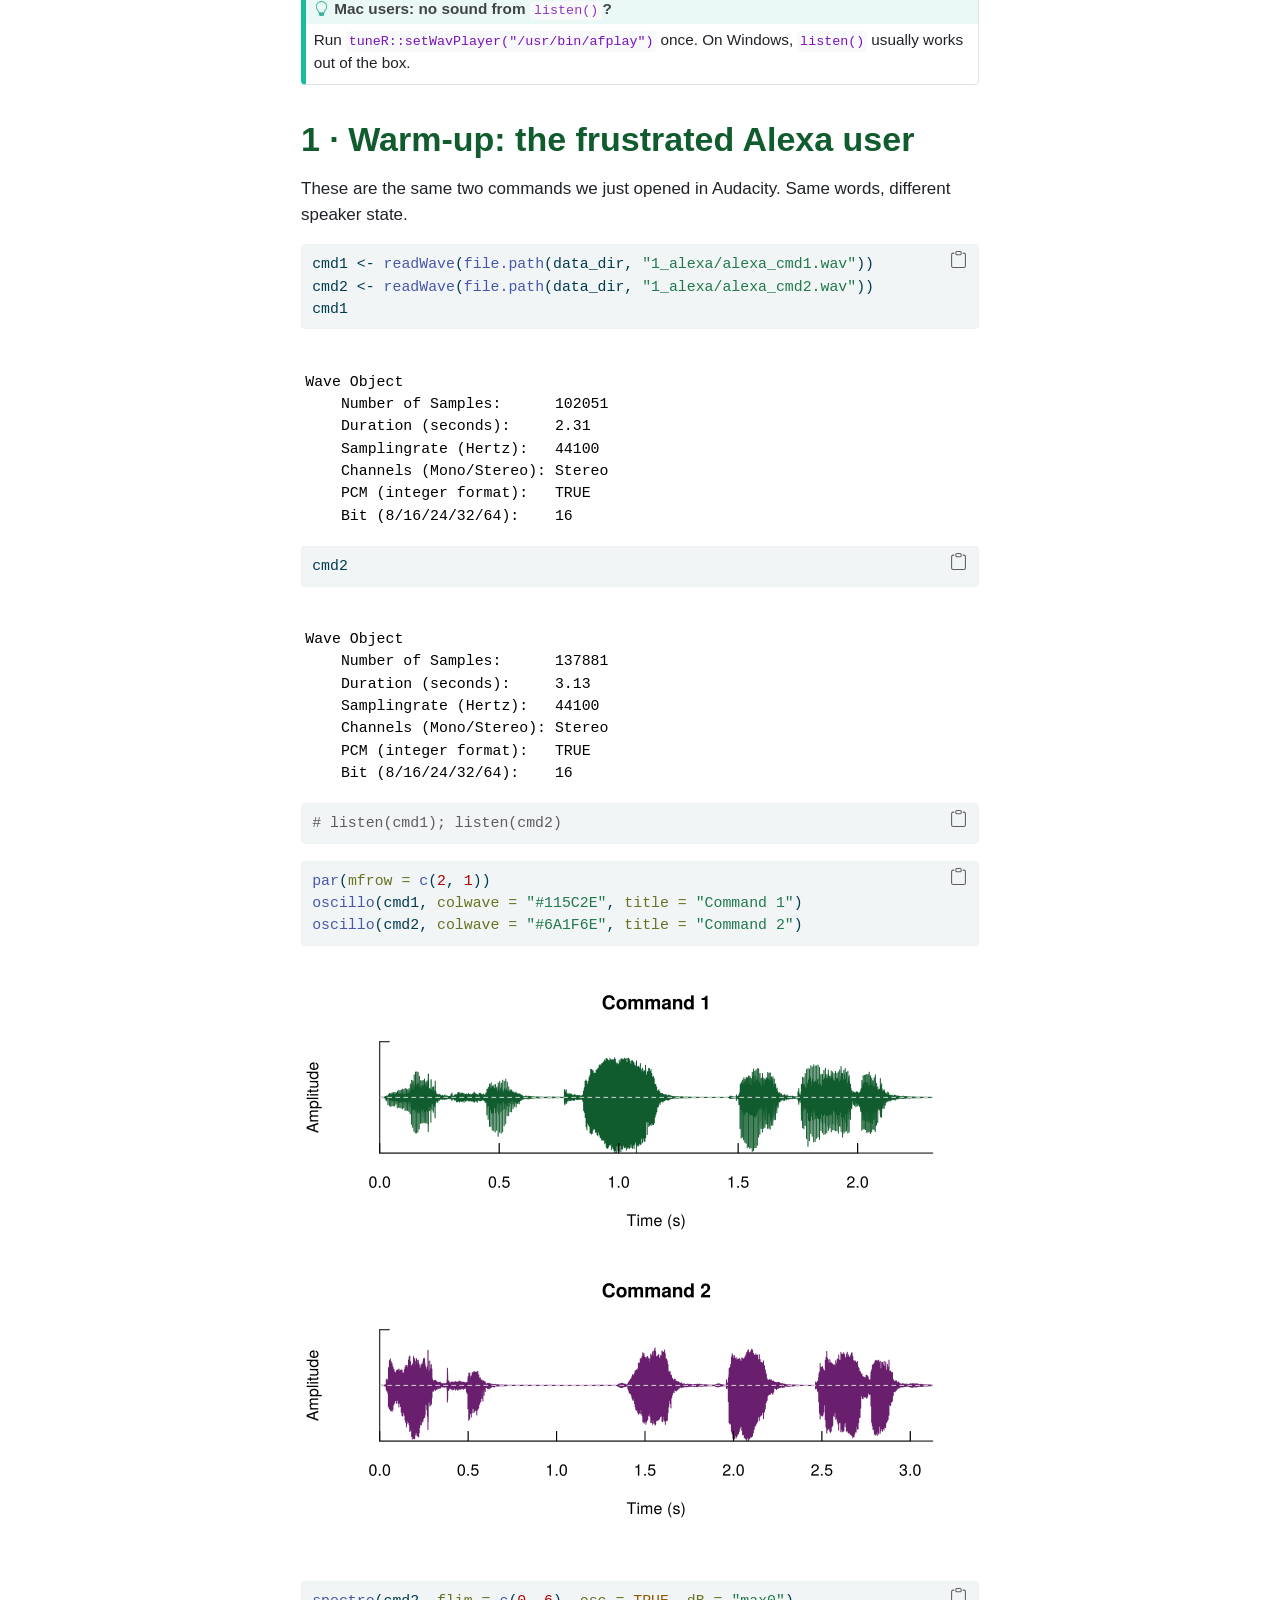
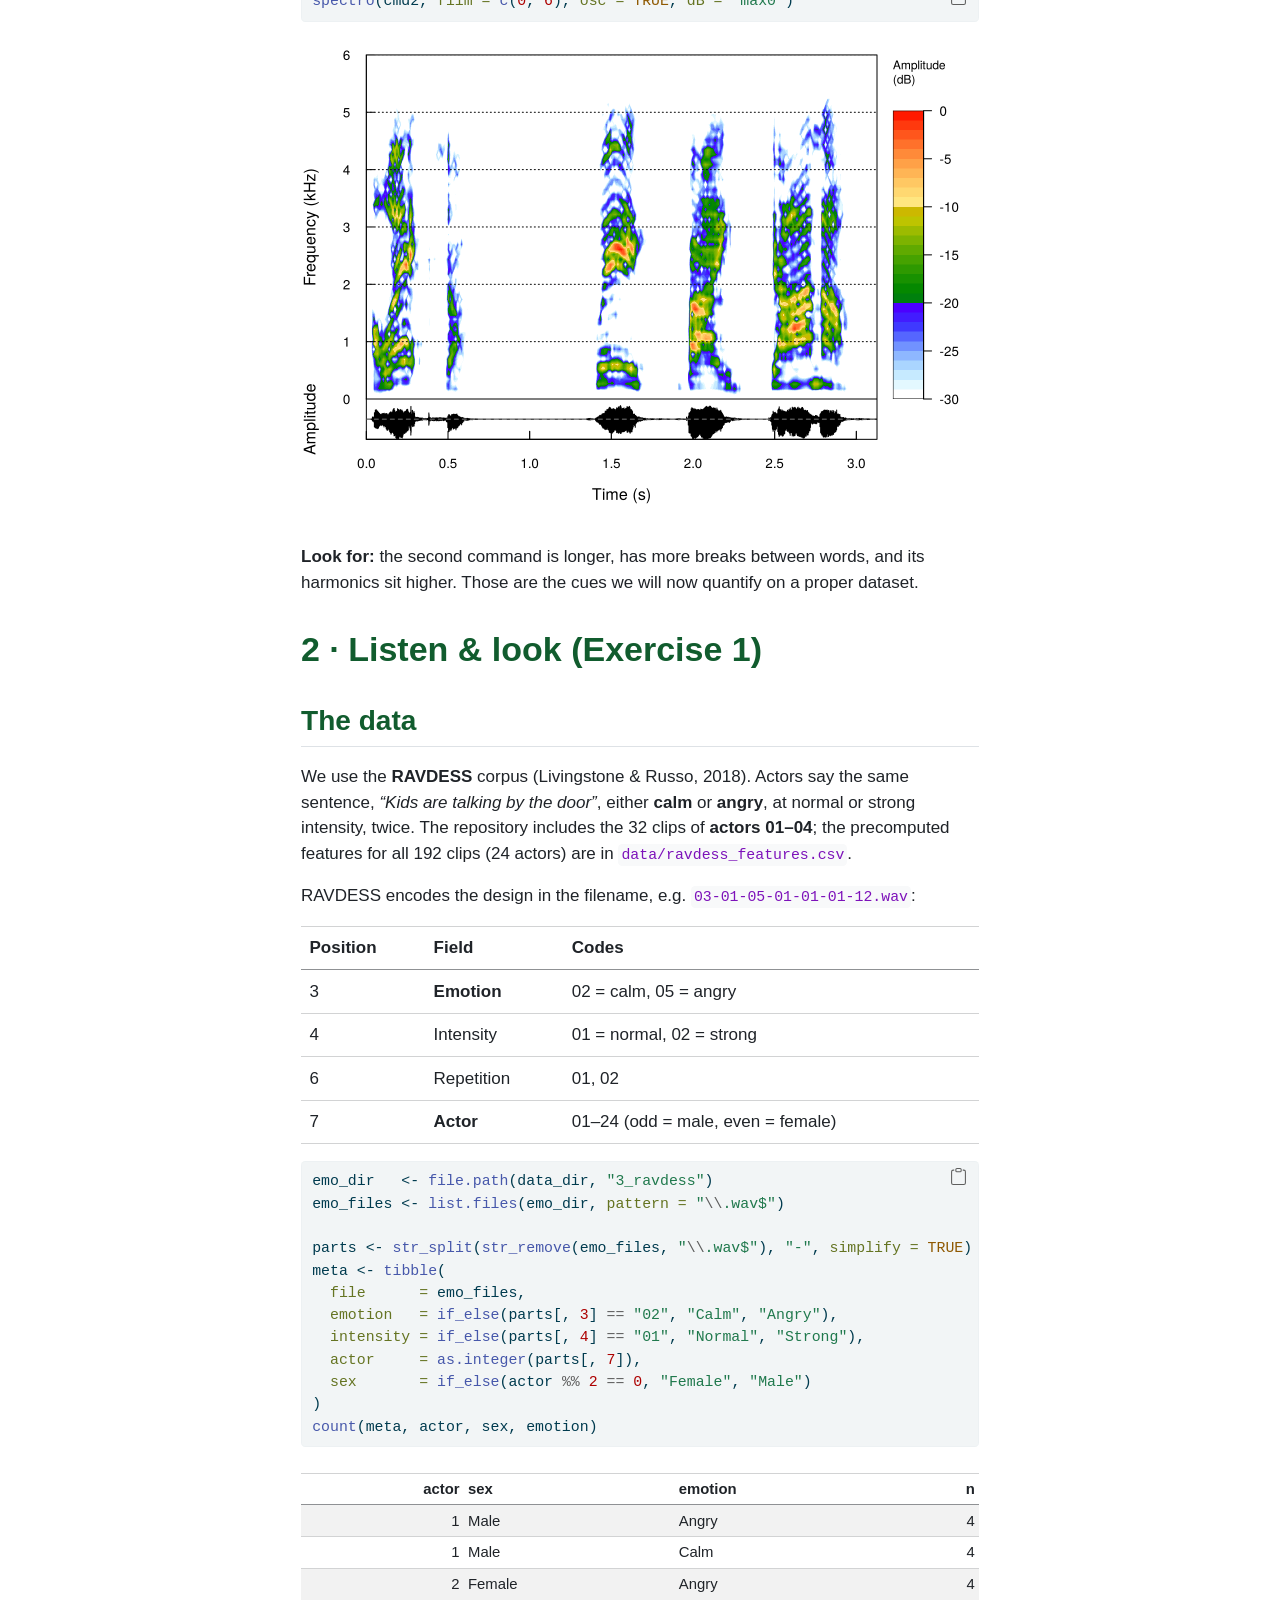
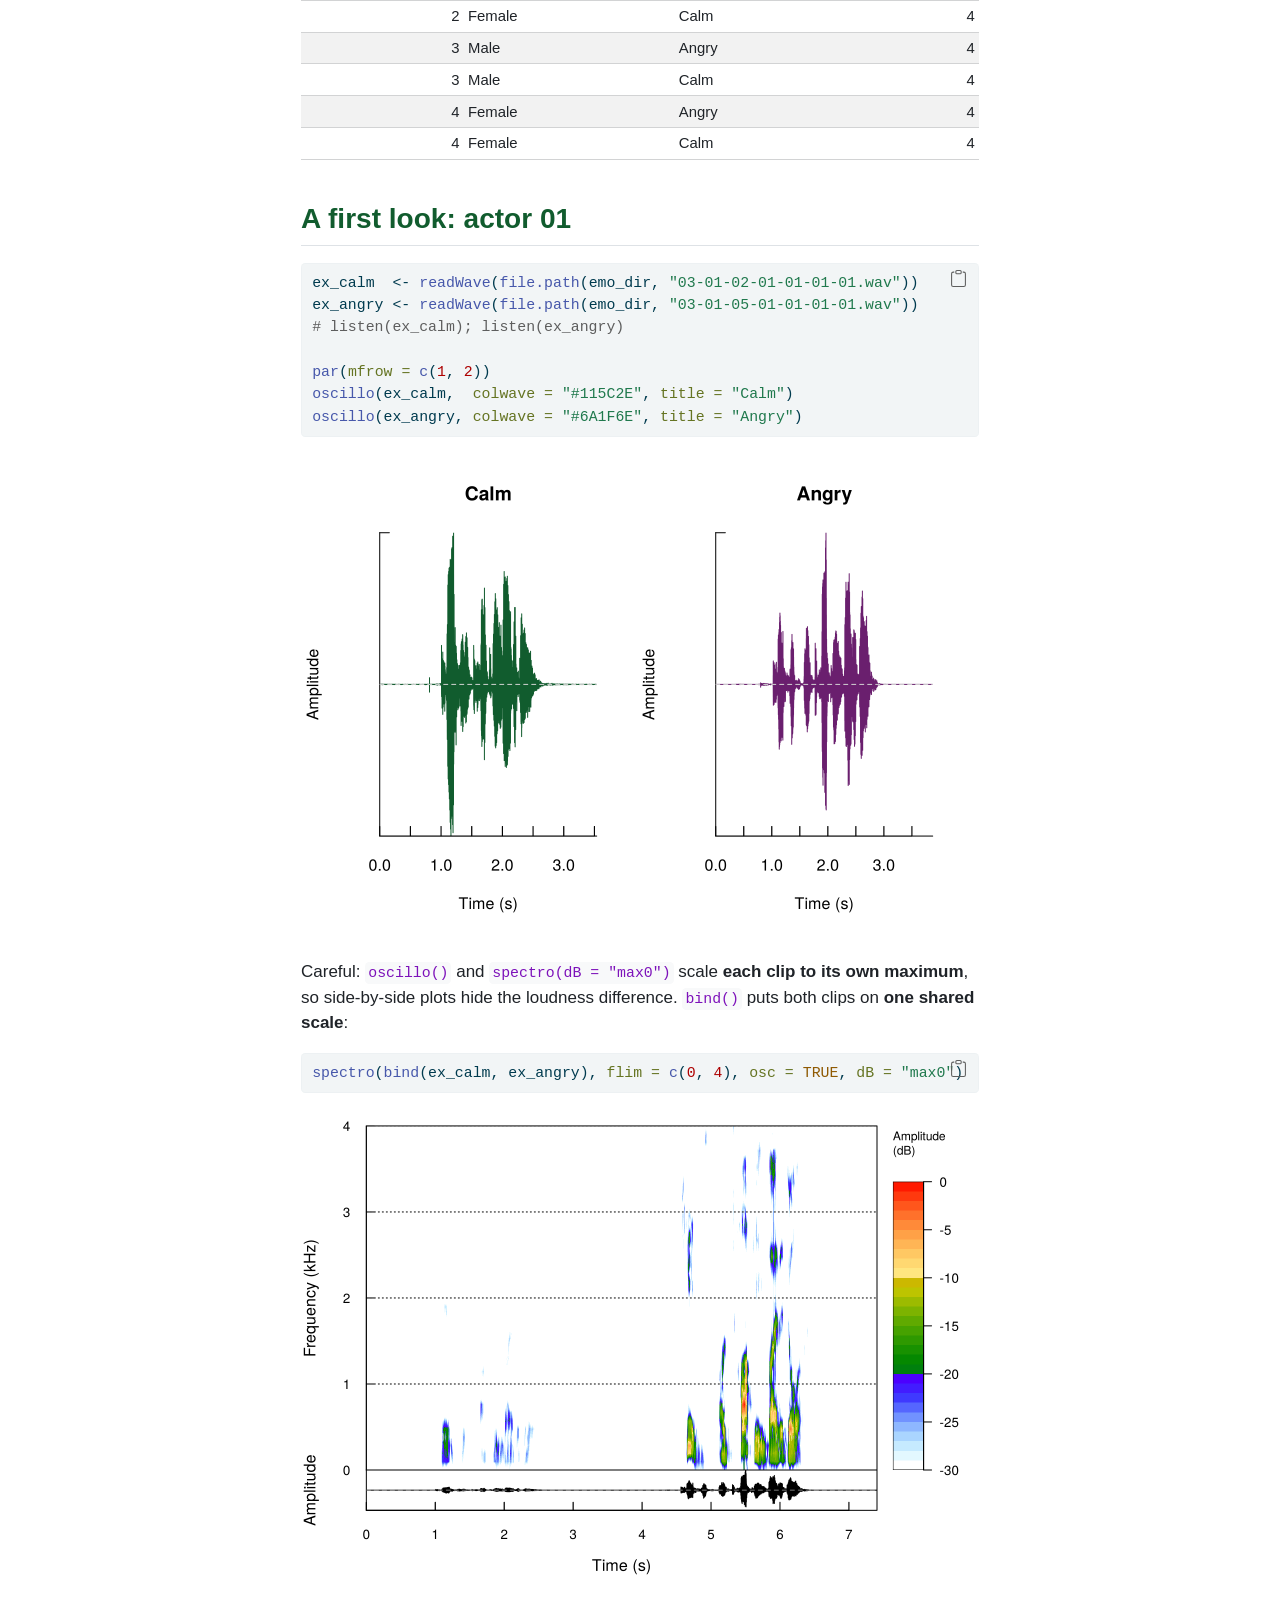
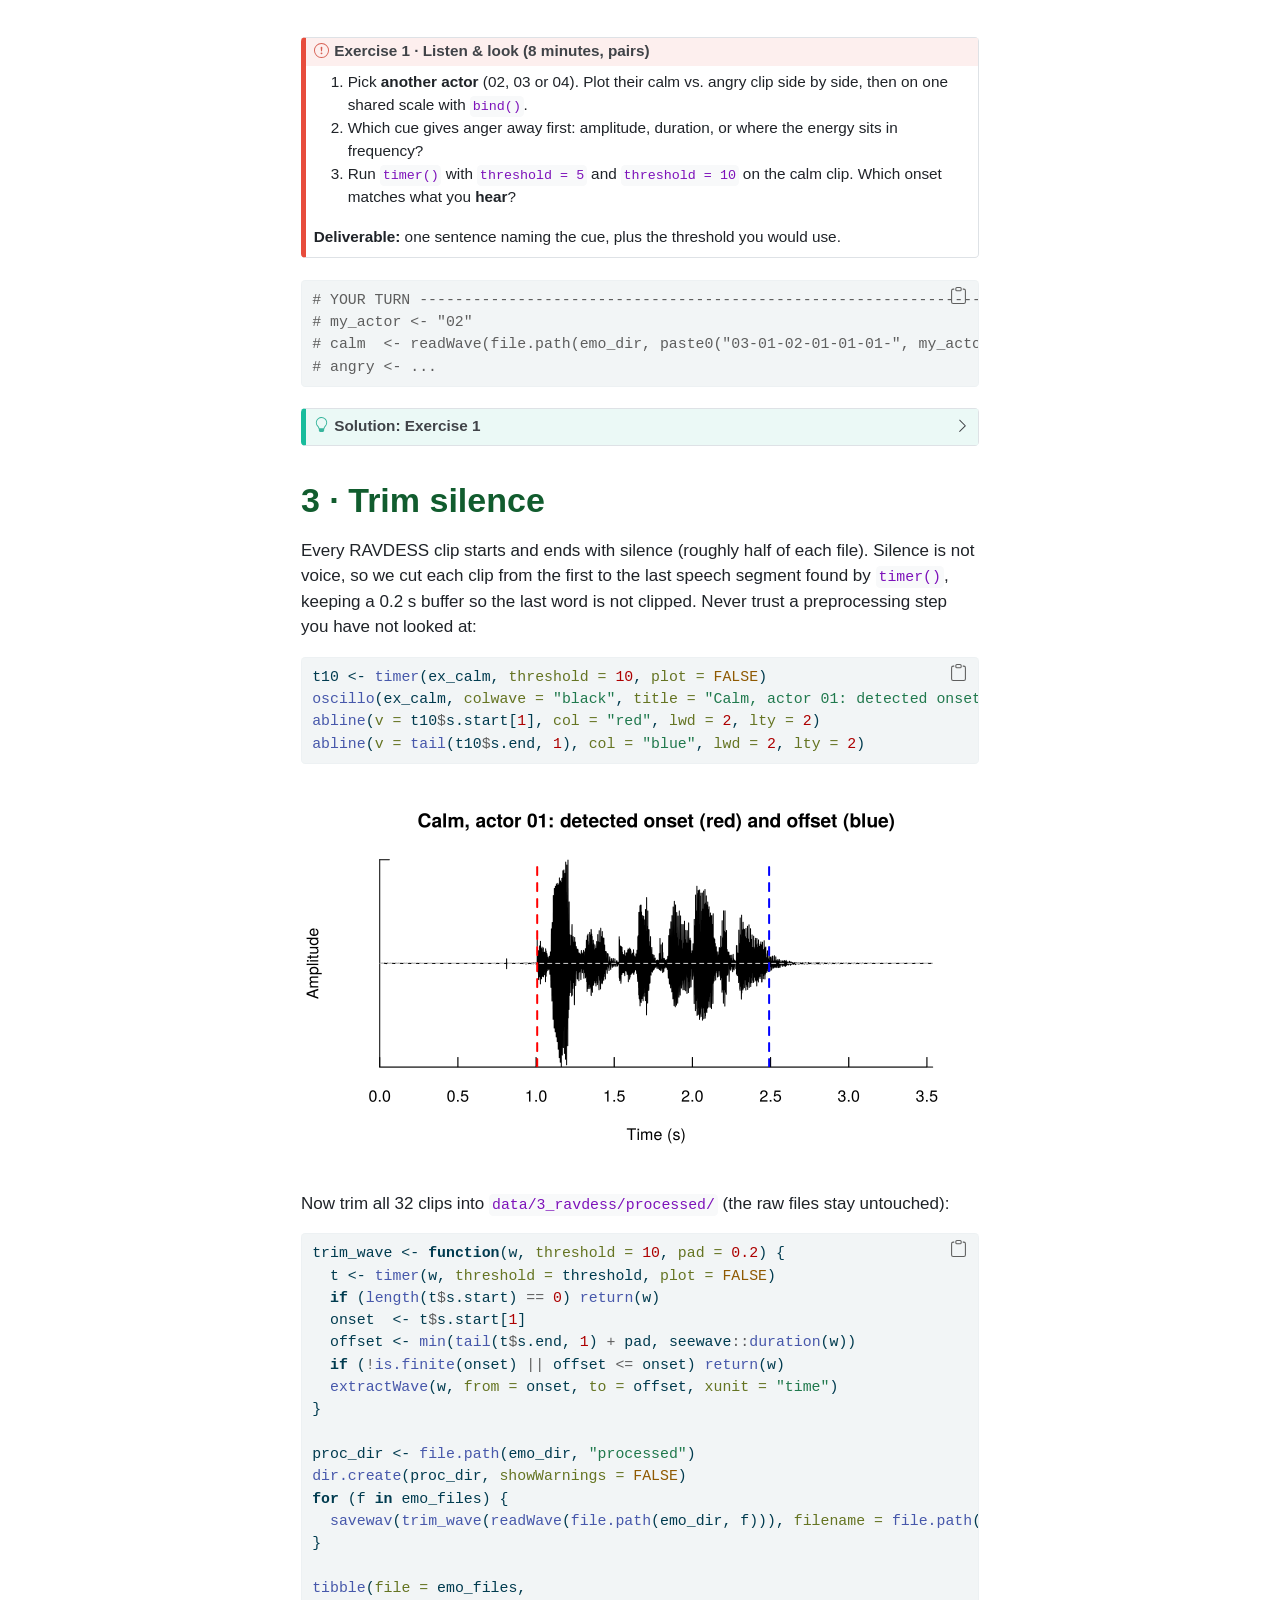
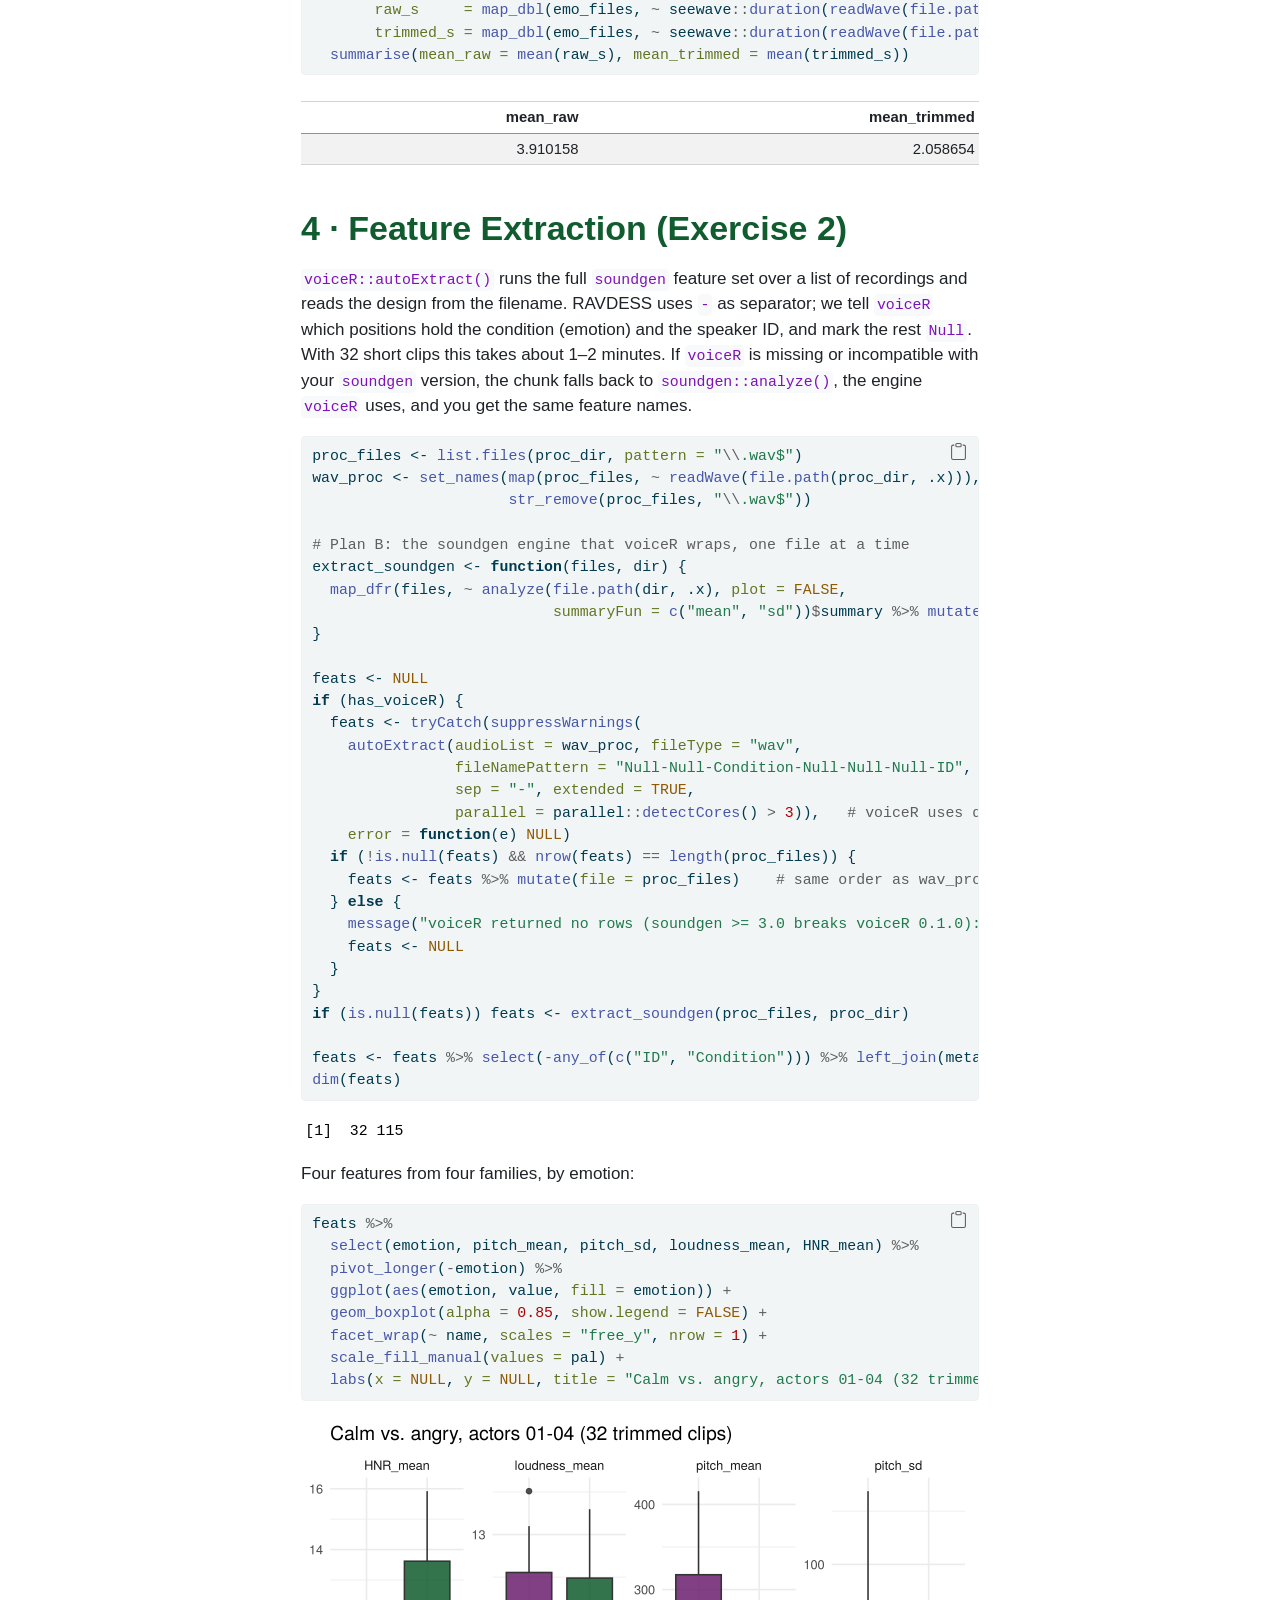
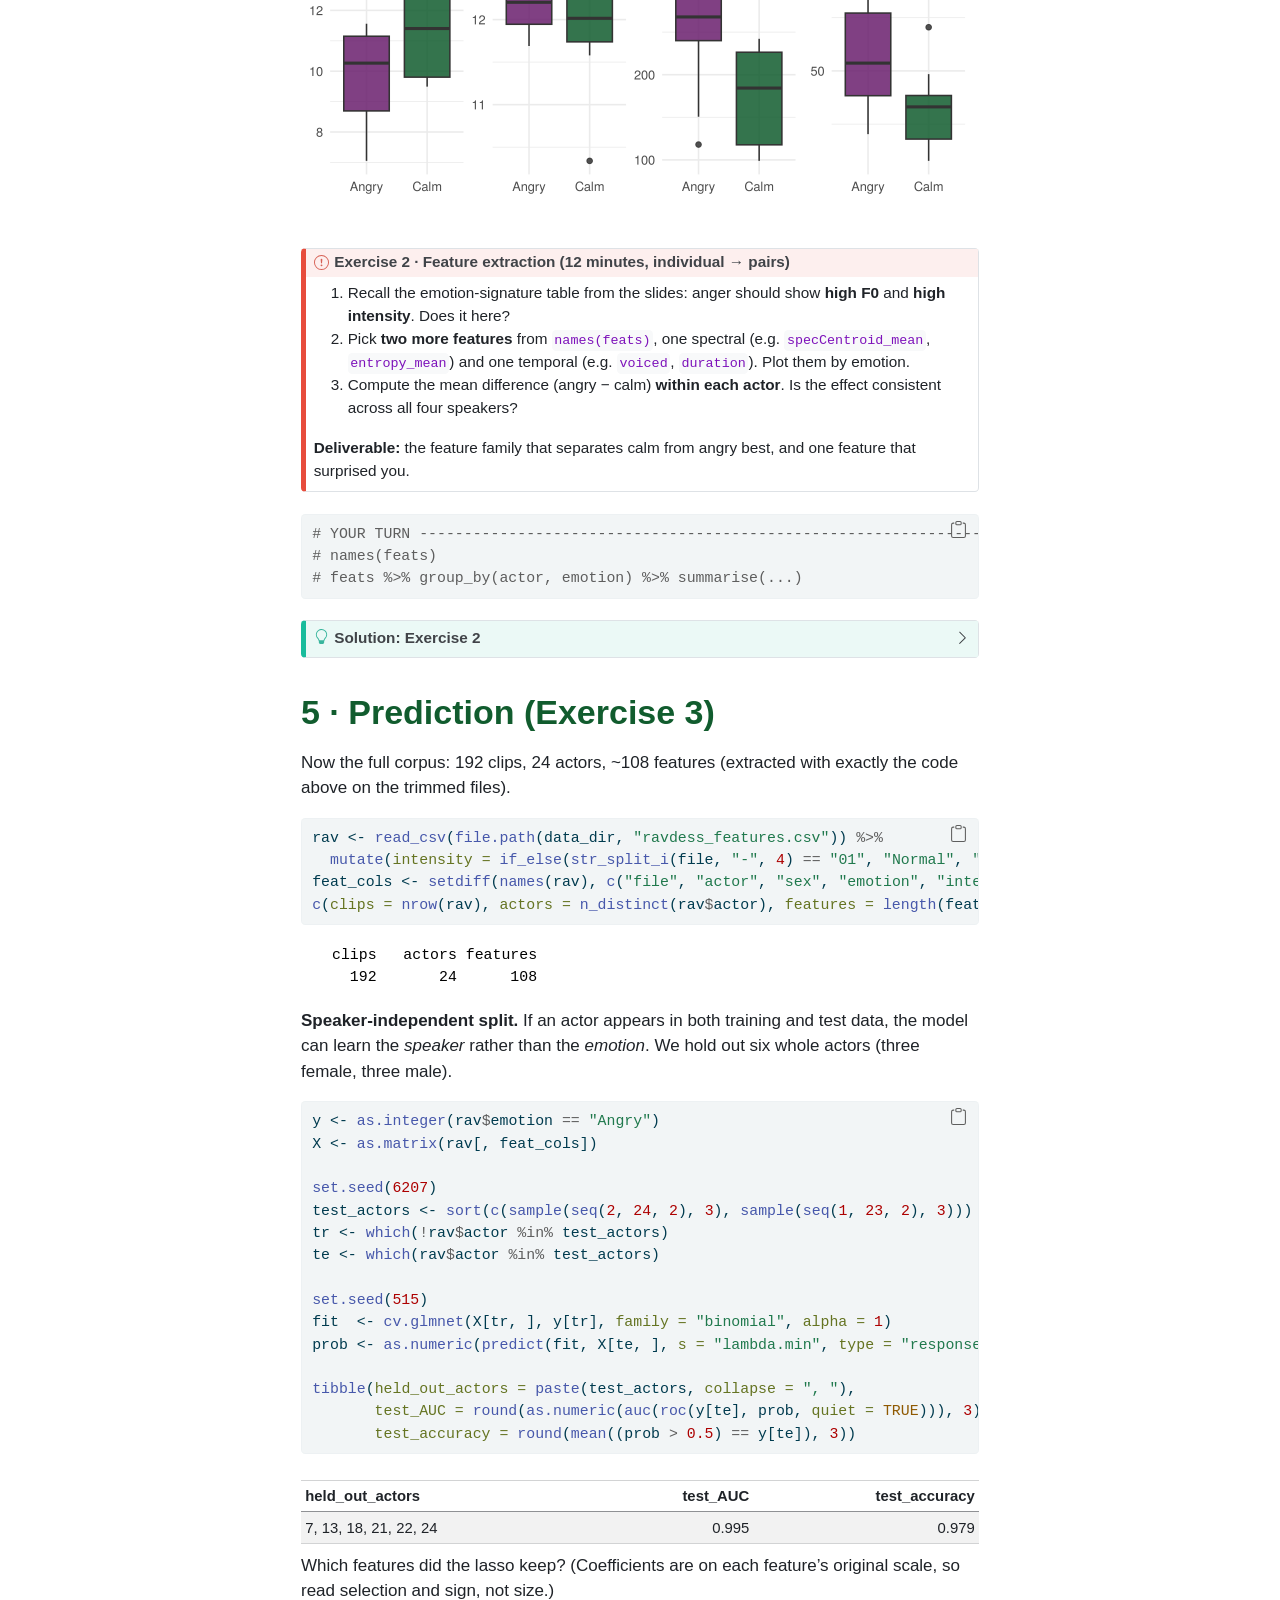
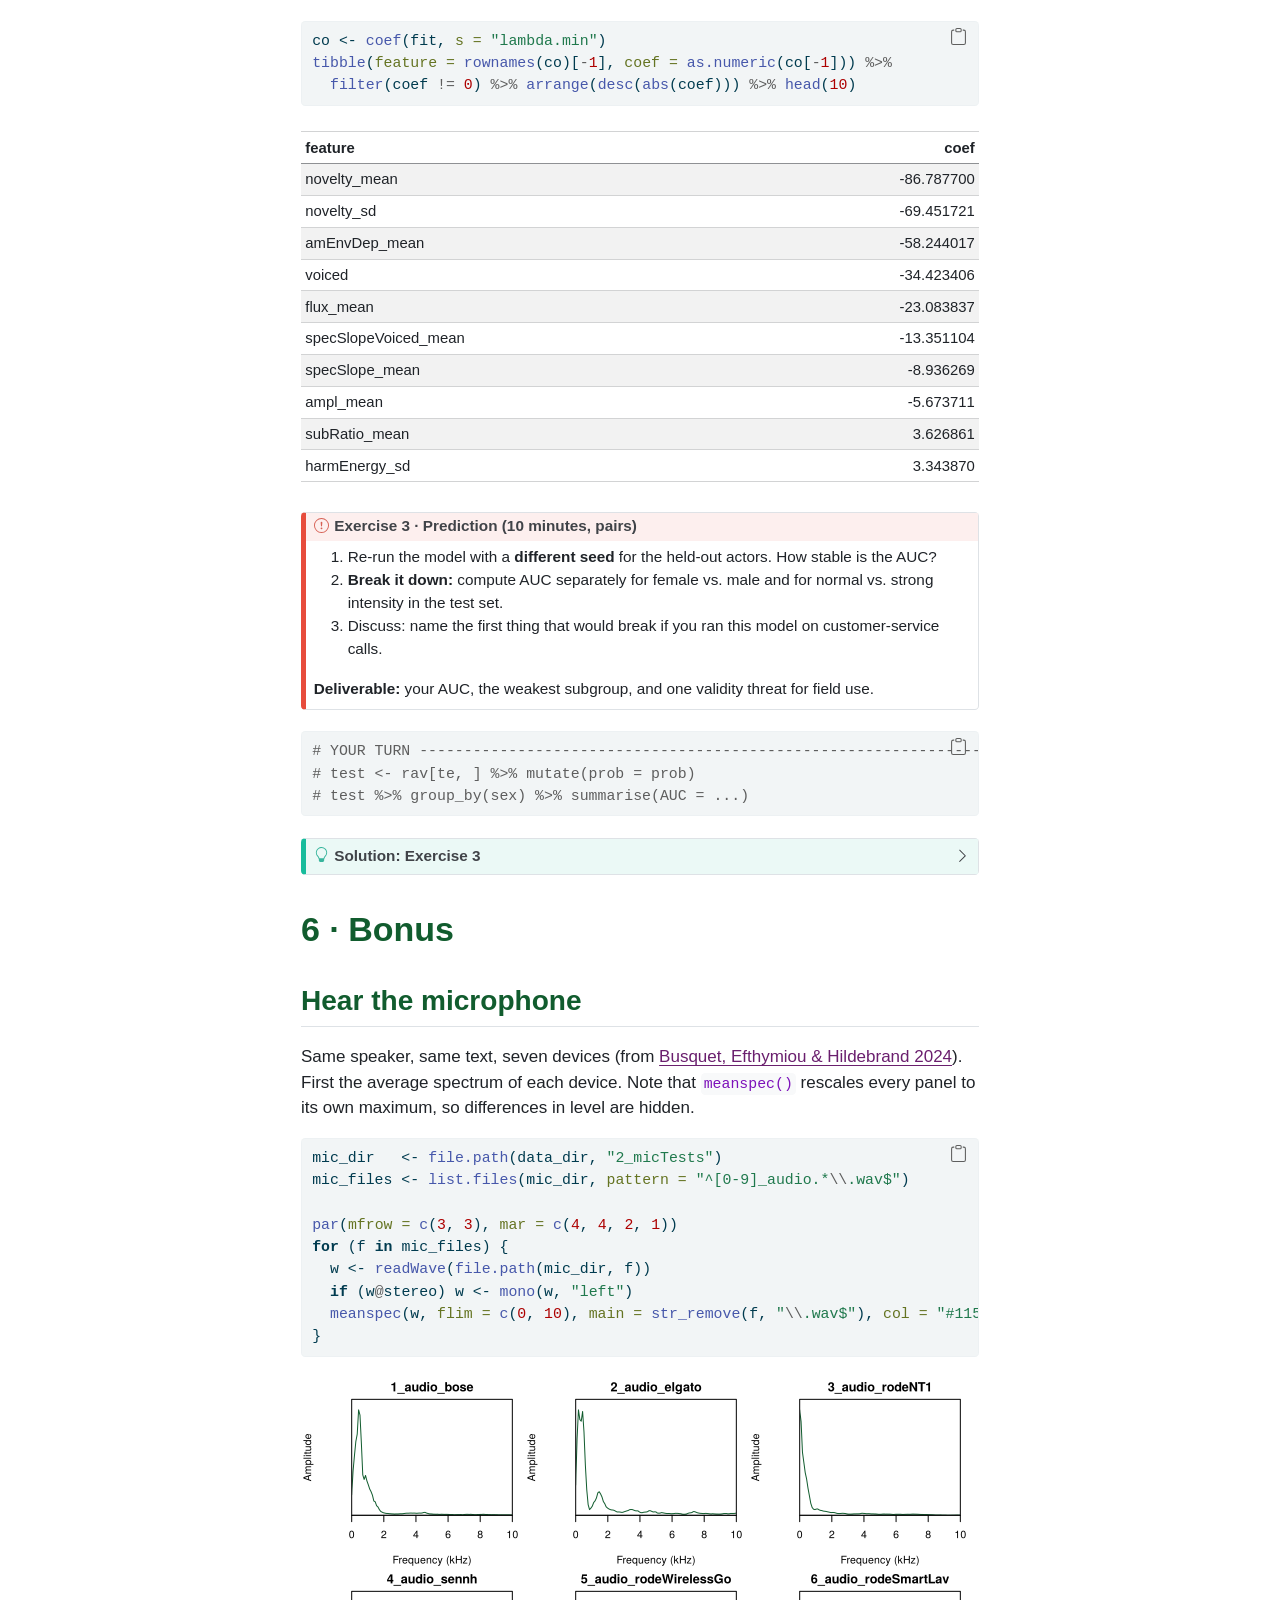
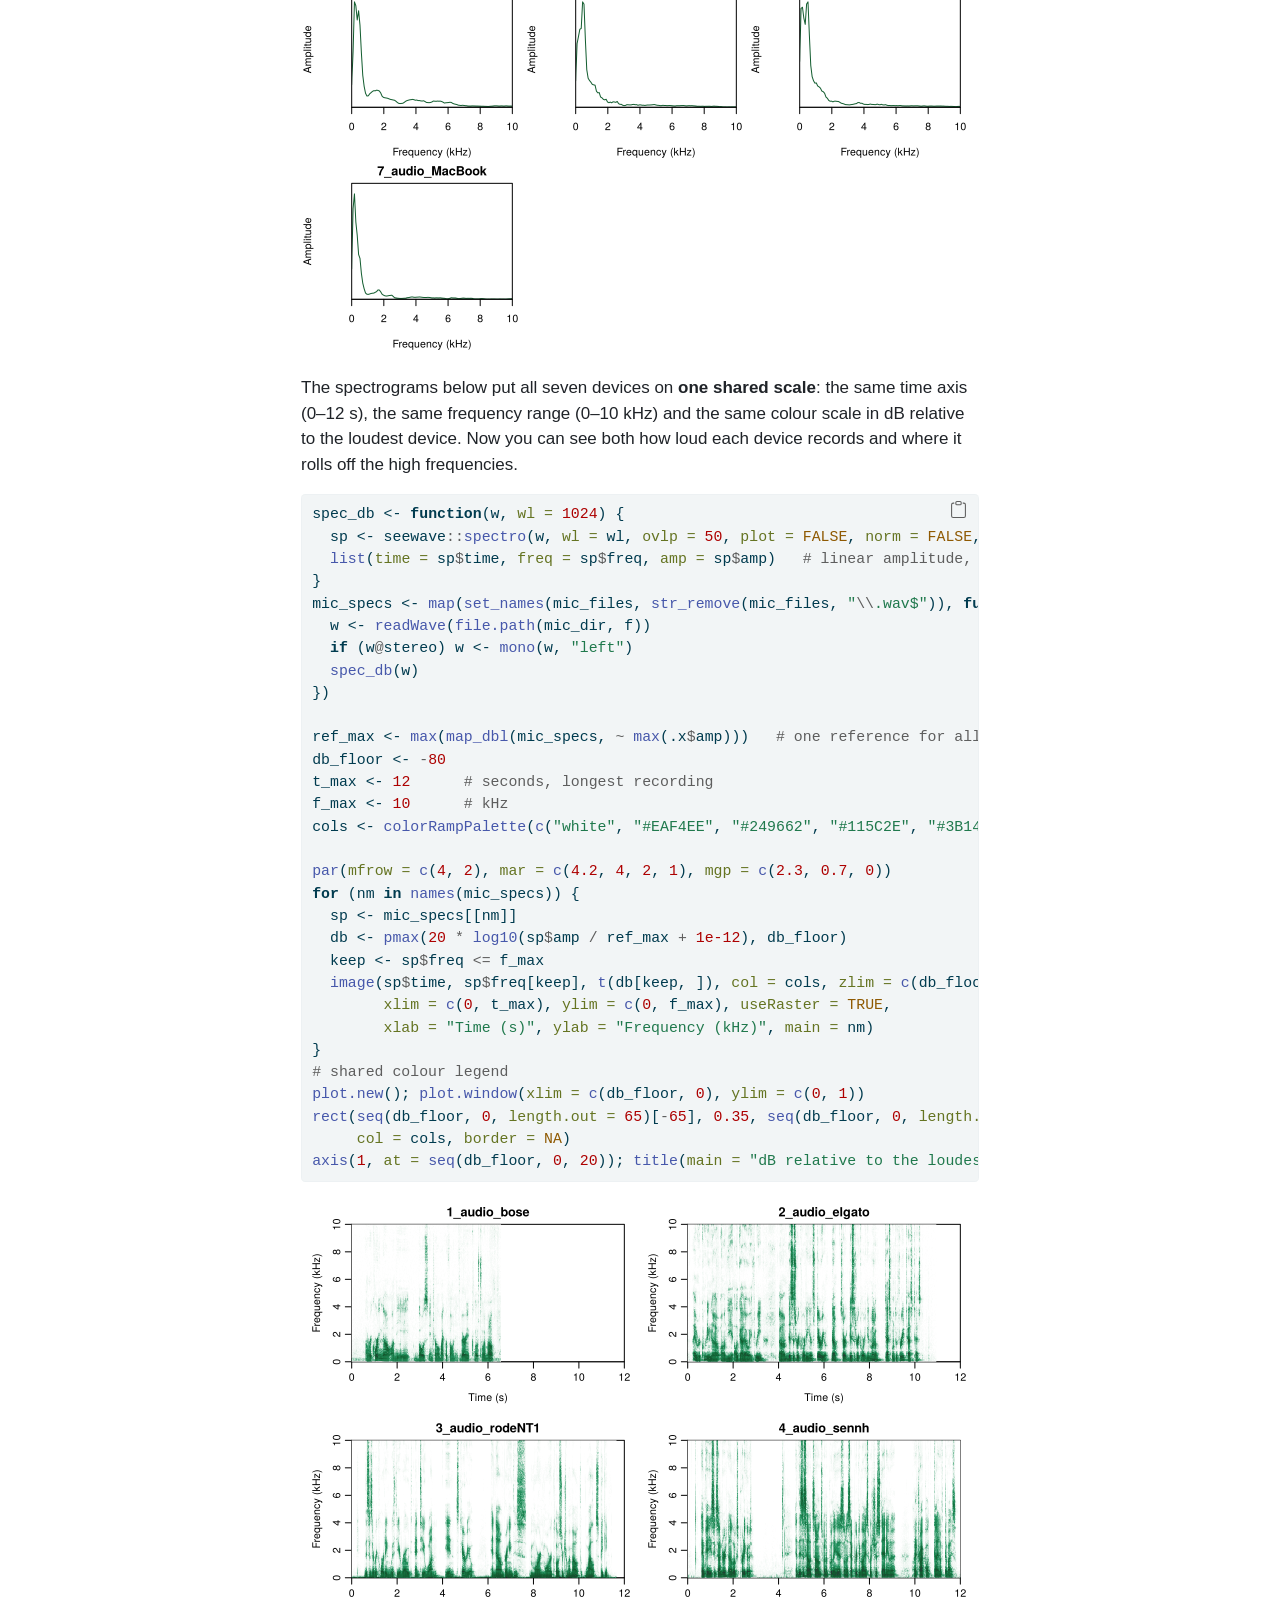
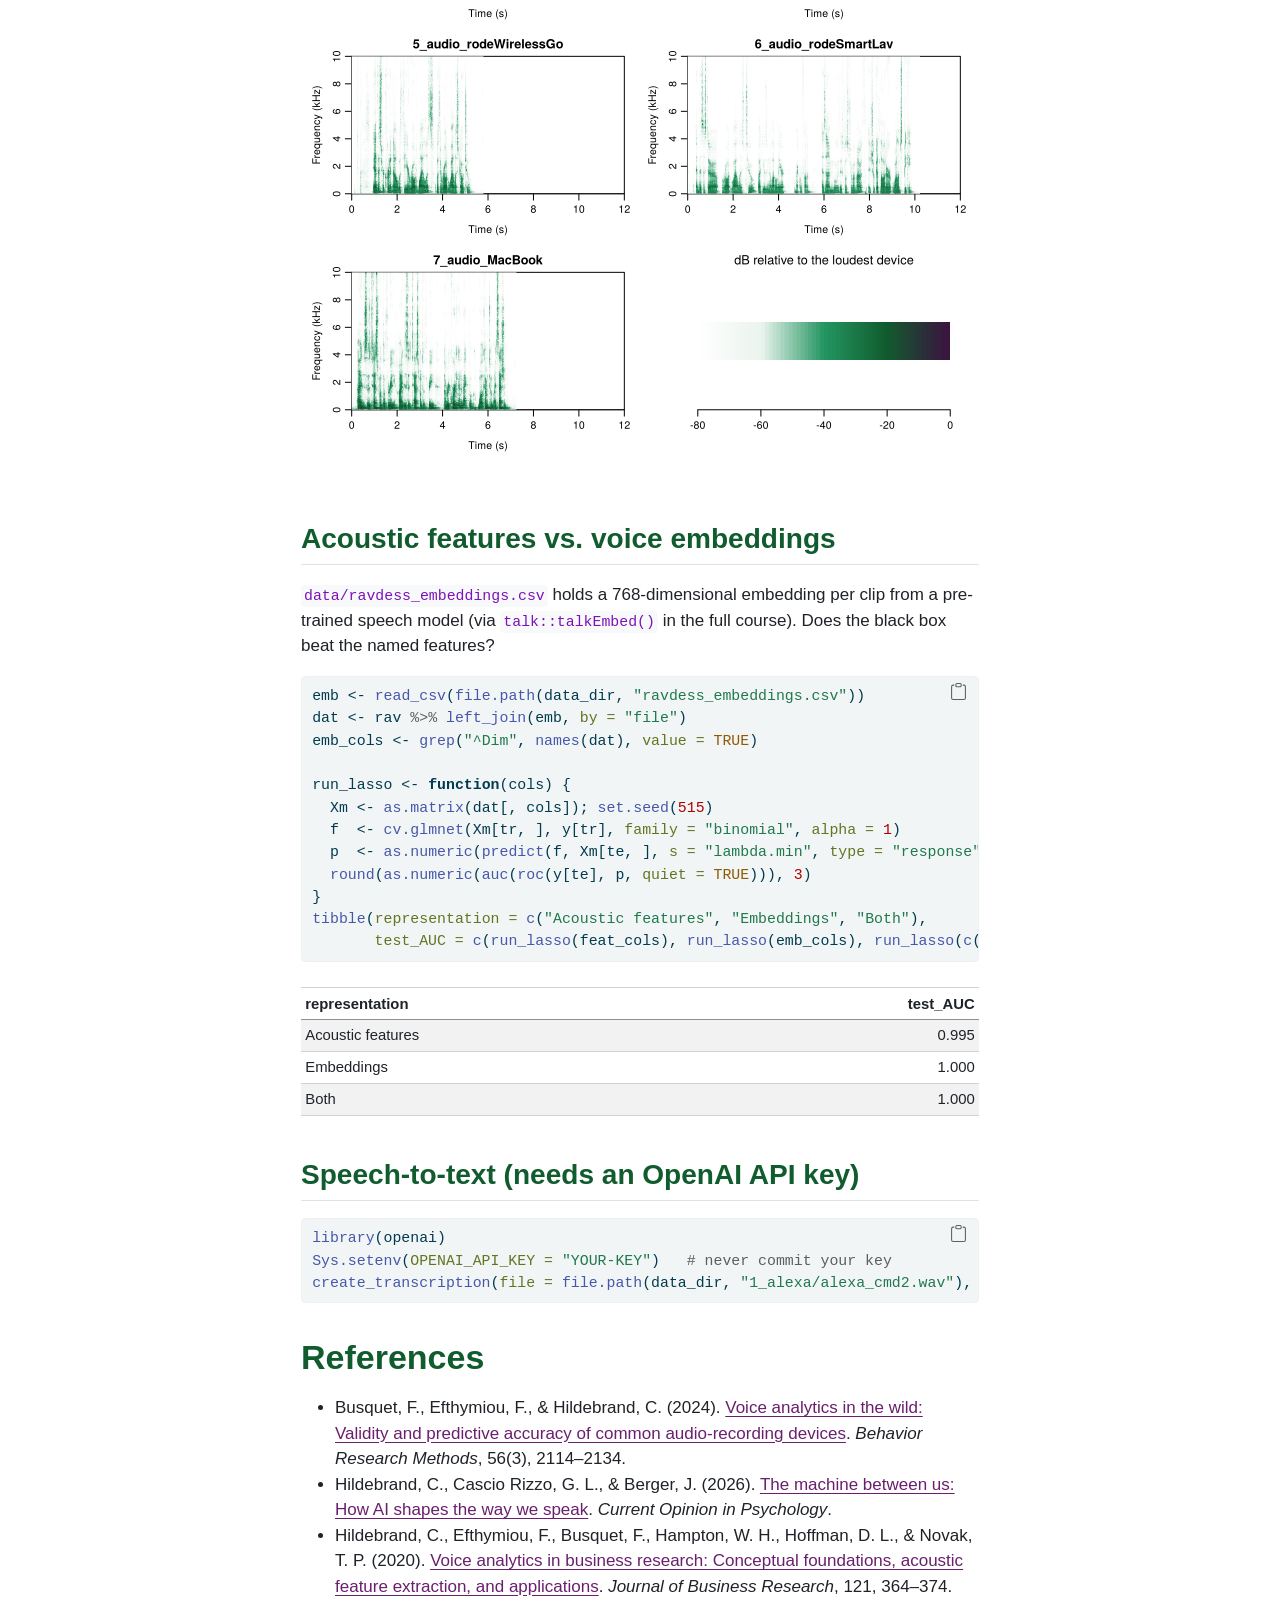
<file: docs/lab/voice_lab.html>
<!DOCTYPE html>
<html xmlns="http://www.w3.org/1999/xhtml" lang="en" xml:lang="en"><head>

<meta charset="utf-8">
<meta name="generator" content="quarto-1.6.42">

<meta name="viewport" content="width=device-width, initial-scale=1.0, user-scalable=yes">

<meta name="author" content="Prof.&nbsp;Dr.&nbsp;Christian Hildebrand">

<title>Hands-on Lab: Does Anger Sound Different from Calm? – Speech Analytics Bootcamp</title>
<style>
code{white-space: pre-wrap;}
span.smallcaps{font-variant: small-caps;}
div.columns{display: flex; gap: min(4vw, 1.5em);}
div.column{flex: auto; overflow-x: auto;}
div.hanging-indent{margin-left: 1.5em; text-indent: -1.5em;}
ul.task-list{list-style: none;}
ul.task-list li input[type="checkbox"] {
  width: 0.8em;
  margin: 0 0.8em 0.2em -1em; /* quarto-specific, see https://github.com/quarto-dev/quarto-cli/issues/4556 */ 
  vertical-align: middle;
}
/* CSS for syntax highlighting */
pre > code.sourceCode { white-space: pre; position: relative; }
pre > code.sourceCode > span { line-height: 1.25; }
pre > code.sourceCode > span:empty { height: 1.2em; }
.sourceCode { overflow: visible; }
code.sourceCode > span { color: inherit; text-decoration: inherit; }
div.sourceCode { margin: 1em 0; }
pre.sourceCode { margin: 0; }
@media screen {
div.sourceCode { overflow: auto; }
}
@media print {
pre > code.sourceCode { white-space: pre-wrap; }
pre > code.sourceCode > span { display: inline-block; text-indent: -5em; padding-left: 5em; }
}
pre.numberSource code
  { counter-reset: source-line 0; }
pre.numberSource code > span
  { position: relative; left: -4em; counter-increment: source-line; }
pre.numberSource code > span > a:first-child::before
  { content: counter(source-line);
    position: relative; left: -1em; text-align: right; vertical-align: baseline;
    border: none; display: inline-block;
    -webkit-touch-callout: none; -webkit-user-select: none;
    -khtml-user-select: none; -moz-user-select: none;
    -ms-user-select: none; user-select: none;
    padding: 0 4px; width: 4em;
  }
pre.numberSource { margin-left: 3em;  padding-left: 4px; }
div.sourceCode
  {   }
@media screen {
pre > code.sourceCode > span > a:first-child::before { text-decoration: underline; }
}
</style>


<script src="../site_libs/quarto-nav/quarto-nav.js"></script>
<script src="../site_libs/quarto-nav/headroom.min.js"></script>
<script src="../site_libs/clipboard/clipboard.min.js"></script>
<script src="../site_libs/quarto-search/autocomplete.umd.js"></script>
<script src="../site_libs/quarto-search/fuse.min.js"></script>
<script src="../site_libs/quarto-search/quarto-search.js"></script>
<meta name="quarto:offset" content="../">
<script src="../site_libs/quarto-html/quarto.js"></script>
<script src="../site_libs/quarto-html/popper.min.js"></script>
<script src="../site_libs/quarto-html/tippy.umd.min.js"></script>
<script src="../site_libs/quarto-html/anchor.min.js"></script>
<link href="../site_libs/quarto-html/tippy.css" rel="stylesheet">
<link href="../site_libs/quarto-html/quarto-syntax-highlighting-2f5df379a58b258e96c21c0638c20c03.css" rel="stylesheet" id="quarto-text-highlighting-styles">
<script src="../site_libs/bootstrap/bootstrap.min.js"></script>
<link href="../site_libs/bootstrap/bootstrap-icons.css" rel="stylesheet">
<link href="../site_libs/bootstrap/bootstrap-ca5cba911769b5eda2f7a5769550f6df.min.css" rel="stylesheet" append-hash="true" id="quarto-bootstrap" data-mode="light">
<script id="quarto-search-options" type="application/json">{
  "location": "navbar",
  "copy-button": false,
  "collapse-after": 3,
  "panel-placement": "end",
  "type": "overlay",
  "limit": 50,
  "keyboard-shortcut": [
    "f",
    "/",
    "s"
  ],
  "show-item-context": false,
  "language": {
    "search-no-results-text": "No results",
    "search-matching-documents-text": "matching documents",
    "search-copy-link-title": "Copy link to search",
    "search-hide-matches-text": "Hide additional matches",
    "search-more-match-text": "more match in this document",
    "search-more-matches-text": "more matches in this document",
    "search-clear-button-title": "Clear",
    "search-text-placeholder": "",
    "search-detached-cancel-button-title": "Cancel",
    "search-submit-button-title": "Submit",
    "search-label": "Search"
  }
}</script>
<style>html{ scroll-behavior: smooth; }</style>


</head>

<body class="floating nav-fixed">

<div id="quarto-search-results"></div>
  <header id="quarto-header" class="headroom fixed-top">
    <nav class="navbar navbar-expand-lg " data-bs-theme="dark">
      <div class="navbar-container container-fluid">
      <div class="navbar-brand-container mx-auto">
    <a href="../index.html" class="navbar-brand navbar-brand-logo">
    <img src="../assets/hsg_logo.png" alt="" class="navbar-logo">
    </a>
    <a class="navbar-brand" href="../index.html">
    <span class="navbar-title">Speech Analytics Bootcamp</span>
    </a>
  </div>
            <div id="quarto-search" class="" title="Search"></div>
          <button class="navbar-toggler" type="button" data-bs-toggle="collapse" data-bs-target="#navbarCollapse" aria-controls="navbarCollapse" role="menu" aria-expanded="false" aria-label="Toggle navigation" onclick="if (window.quartoToggleHeadroom) { window.quartoToggleHeadroom(); }">
  <span class="navbar-toggler-icon"></span>
</button>
          <div class="collapse navbar-collapse" id="navbarCollapse">
            <ul class="navbar-nav navbar-nav-scroll me-auto">
  <li class="nav-item">
    <a class="nav-link" href="../index.html"> 
<span class="menu-text">Overview</span></a>
  </li>  
  <li class="nav-item">
    <a class="nav-link" href="../setup.html"> 
<span class="menu-text">Setup</span></a>
  </li>  
  <li class="nav-item">
    <a class="nav-link" href="../materials.html"> 
<span class="menu-text">Materials</span></a>
  </li>  
  <li class="nav-item">
    <a class="nav-link active" href="../lab/voice_lab.html" aria-current="page"> 
<span class="menu-text">Lab notebook</span></a>
  </li>  
  <li class="nav-item">
    <a class="nav-link" href="../exercises.html"> 
<span class="menu-text">Exercises</span></a>
  </li>  
  <li class="nav-item">
    <a class="nav-link" href="../resources.html"> 
<span class="menu-text">Readings</span></a>
  </li>  
</ul>
            <ul class="navbar-nav navbar-nav-scroll ms-auto">
  <li class="nav-item compact">
    <a class="nav-link" href="https://github.com/childebrand/Melbourne-Voice-2026"> <i class="bi bi-github" role="img">
</i> 
<span class="menu-text"></span></a>
  </li>  
</ul>
          </div> <!-- /navcollapse -->
            <div class="quarto-navbar-tools">
</div>
      </div> <!-- /container-fluid -->
    </nav>
</header>
<!-- content -->
<div id="quarto-content" class="quarto-container page-columns page-rows-contents page-layout-article page-navbar">
<!-- sidebar -->
  <nav id="quarto-sidebar" class="sidebar collapse collapse-horizontal quarto-sidebar-collapse-item sidebar-navigation floating overflow-auto">
    <nav id="TOC" role="doc-toc" class="toc-active">
    <h2 id="toc-title">On this page</h2>
   
  <ul class="collapse">
  <li><a href="#setup" id="toc-setup" class="nav-link active" data-scroll-target="#setup">0 · Setup</a></li>
  <li><a href="#warm-up-the-frustrated-alexa-user" id="toc-warm-up-the-frustrated-alexa-user" class="nav-link" data-scroll-target="#warm-up-the-frustrated-alexa-user">1 · Warm-up: the frustrated Alexa user</a></li>
  <li><a href="#listen-look-exercise-1" id="toc-listen-look-exercise-1" class="nav-link" data-scroll-target="#listen-look-exercise-1">2 · Listen &amp; look (Exercise 1)</a>
  <ul class="collapse">
  <li><a href="#the-data" id="toc-the-data" class="nav-link" data-scroll-target="#the-data">The data</a></li>
  <li><a href="#a-first-look-actor-01" id="toc-a-first-look-actor-01" class="nav-link" data-scroll-target="#a-first-look-actor-01">A first look: actor 01</a></li>
  </ul></li>
  <li><a href="#trim-silence" id="toc-trim-silence" class="nav-link" data-scroll-target="#trim-silence">3 · Trim silence</a></li>
  <li><a href="#feature-extraction-exercise-2" id="toc-feature-extraction-exercise-2" class="nav-link" data-scroll-target="#feature-extraction-exercise-2">4 · Feature Extraction (Exercise 2)</a></li>
  <li><a href="#prediction-exercise-3" id="toc-prediction-exercise-3" class="nav-link" data-scroll-target="#prediction-exercise-3">5 · Prediction (Exercise 3)</a></li>
  <li><a href="#bonus" id="toc-bonus" class="nav-link" data-scroll-target="#bonus">6 · Bonus</a>
  <ul class="collapse">
  <li><a href="#hear-the-microphone" id="toc-hear-the-microphone" class="nav-link" data-scroll-target="#hear-the-microphone">Hear the microphone</a></li>
  <li><a href="#acoustic-features-vs.-voice-embeddings" id="toc-acoustic-features-vs.-voice-embeddings" class="nav-link" data-scroll-target="#acoustic-features-vs.-voice-embeddings">Acoustic features vs.&nbsp;voice embeddings</a></li>
  <li><a href="#speech-to-text-needs-an-openai-api-key" id="toc-speech-to-text-needs-an-openai-api-key" class="nav-link" data-scroll-target="#speech-to-text-needs-an-openai-api-key">Speech-to-text (needs an OpenAI API key)</a></li>
  </ul></li>
  <li><a href="#references" id="toc-references" class="nav-link" data-scroll-target="#references">References</a></li>
  </ul>
<div class="toc-actions"><ul class="collapse"><li><a href="https://github.com/childebrand/Melbourne-Voice-2026/blob/main/lab/voice_lab.qmd" class="toc-action"><i class="bi bi-github"></i>View source</a></li></ul></div></nav>
</nav>
<div id="quarto-sidebar-glass" class="quarto-sidebar-collapse-item" data-bs-toggle="collapse" data-bs-target=".quarto-sidebar-collapse-item"></div>
<!-- margin-sidebar -->
    <div id="quarto-margin-sidebar" class="sidebar margin-sidebar zindex-bottom">
    </div>
<!-- main -->
<main class="content" id="quarto-document-content">

<header id="title-block-header" class="quarto-title-block default">
<div class="quarto-title">
<h1 class="title">Hands-on Lab: Does Anger Sound Different from Calm?</h1>
<p class="subtitle lead">Speech Analytics Bootcamp · University of Melbourne, 11 Nov 2026</p>
</div>



<div class="quarto-title-meta">

    <div>
    <div class="quarto-title-meta-heading">Author</div>
    <div class="quarto-title-meta-contents">
             <p>Prof.&nbsp;Dr.&nbsp;Christian Hildebrand </p>
          </div>
  </div>
    
  
    
  </div>
  


</header>


<div class="callout callout-style-default callout-note callout-titled">
<div class="callout-header d-flex align-content-center">
<div class="callout-icon-container">
<i class="callout-icon"></i>
</div>
<div class="callout-title-container flex-fill">
How to use this notebook (50 minutes)
</div>
</div>
<div class="callout-body-container callout-body">
<p>This is the compressed, one-afternoon version of the 5-day GSERM voice analytics course. All code is prepared. You <strong>run it, read the output, and fill in the chunks marked <code>YOUR TURN</code></strong>. Each exercise has a folded solution: try first, then peek.</p>
<table class="caption-top table">
<colgroup>
<col style="width: 33%">
<col style="width: 33%">
<col style="width: 33%">
</colgroup>
<thead>
<tr class="header">
<th>Block</th>
<th>Time</th>
<th>What you do</th>
</tr>
</thead>
<tbody>
<tr class="odd">
<td>0 · Setup</td>
<td>3′</td>
<td>Load packages, check the audio plays</td>
</tr>
<tr class="even">
<td>1 · Warm-up</td>
<td>5′</td>
<td>The Alexa example in R (same files as in Audacity)</td>
</tr>
<tr class="odd">
<td>2 · Listen &amp; look</td>
<td>8′</td>
<td><strong>Exercise 1</strong>: calm vs.&nbsp;angry, side by side and on one scale</td>
</tr>
<tr class="even">
<td>3 · Trim</td>
<td>5′</td>
<td>Detect speech onsets and cut silence</td>
</tr>
<tr class="odd">
<td>4 · Feature Extraction</td>
<td>12′</td>
<td><strong>Exercise 2</strong>: <code>voiceR::autoExtract()</code> on 32 clips</td>
</tr>
<tr class="even">
<td>5 · Prediction</td>
<td>10′</td>
<td><strong>Exercise 3</strong>: a speaker-independent model on all 192 clips</td>
</tr>
<tr class="odd">
<td>6 · Bonus</td>
<td>–</td>
<td>Microphones, embeddings, speech-to-text</td>
</tr>
</tbody>
</table>
<p>Not coding today? Read the rendered version of this page on the course website and focus on the interpretation questions.</p>
</div>
</div>
<section id="setup" class="level1">
<h1>0 · Setup</h1>
<p>Install once (see <code>setup/install_packages.R</code> in the repository; it also handles <code>voiceR</code>, which is currently installed from the CRAN archive).</p>
<div class="cell">
<div class="sourceCode cell-code" id="cb1"><pre class="sourceCode r code-with-copy"><code class="sourceCode r"><span id="cb1-1"><a href="#cb1-1" aria-hidden="true" tabindex="-1"></a><span class="fu">library</span>(tuneR)     <span class="co"># read/write Wave objects</span></span>
<span id="cb1-2"><a href="#cb1-2" aria-hidden="true" tabindex="-1"></a><span class="fu">library</span>(seewave)   <span class="co"># oscillograms, spectrograms, editing</span></span>
<span id="cb1-3"><a href="#cb1-3" aria-hidden="true" tabindex="-1"></a><span class="fu">library</span>(soundgen)  <span class="co"># acoustic feature extraction</span></span>
<span id="cb1-4"><a href="#cb1-4" aria-hidden="true" tabindex="-1"></a><span class="fu">library</span>(tidyverse) <span class="co"># wrangling and plots</span></span>
<span id="cb1-5"><a href="#cb1-5" aria-hidden="true" tabindex="-1"></a><span class="fu">library</span>(glmnet)    <span class="co"># lasso models</span></span>
<span id="cb1-6"><a href="#cb1-6" aria-hidden="true" tabindex="-1"></a><span class="fu">library</span>(pROC)      <span class="co"># AUC</span></span>
<span id="cb1-7"><a href="#cb1-7" aria-hidden="true" tabindex="-1"></a></span>
<span id="cb1-8"><a href="#cb1-8" aria-hidden="true" tabindex="-1"></a>has_voiceR <span class="ot">&lt;-</span> <span class="fu">requireNamespace</span>(<span class="st">"voiceR"</span>, <span class="at">quietly =</span> <span class="cn">TRUE</span>)</span>
<span id="cb1-9"><a href="#cb1-9" aria-hidden="true" tabindex="-1"></a><span class="cf">if</span> (has_voiceR) <span class="fu">library</span>(voiceR)</span>
<span id="cb1-10"><a href="#cb1-10" aria-hidden="true" tabindex="-1"></a></span>
<span id="cb1-11"><a href="#cb1-11" aria-hidden="true" tabindex="-1"></a>data_dir <span class="ot">&lt;-</span> <span class="st">"../data"</span>   <span class="co"># relative to this notebook in lab/</span></span>
<span id="cb1-12"><a href="#cb1-12" aria-hidden="true" tabindex="-1"></a><span class="fu">theme_set</span>(<span class="fu">theme_minimal</span>(<span class="at">base_size =</span> <span class="dv">12</span>))</span>
<span id="cb1-13"><a href="#cb1-13" aria-hidden="true" tabindex="-1"></a>pal <span class="ot">&lt;-</span> <span class="fu">c</span>(<span class="at">Calm =</span> <span class="st">"#115C2E"</span>, <span class="at">Angry =</span> <span class="st">"#6A1F6E"</span>)</span>
<span id="cb1-14"><a href="#cb1-14" aria-hidden="true" tabindex="-1"></a>has_voiceR</span></code><button title="Copy to Clipboard" class="code-copy-button"><i class="bi"></i></button></pre></div>
<div class="cell-output cell-output-stdout">
<pre><code>[1] TRUE</code></pre>
</div>
</div>
<div class="callout callout-style-default callout-tip callout-titled">
<div class="callout-header d-flex align-content-center">
<div class="callout-icon-container">
<i class="callout-icon"></i>
</div>
<div class="callout-title-container flex-fill">
Mac users: no sound from <code>listen()</code>?
</div>
</div>
<div class="callout-body-container callout-body">
<p>Run <code>tuneR::setWavPlayer("/usr/bin/afplay")</code> once. On Windows, <code>listen()</code> usually works out of the box.</p>
</div>
</div>
</section>
<section id="warm-up-the-frustrated-alexa-user" class="level1">
<h1>1 · Warm-up: the frustrated Alexa user</h1>
<p>These are the same two commands we just opened in Audacity. Same words, different speaker state.</p>
<div class="cell">
<div class="sourceCode cell-code" id="cb3"><pre class="sourceCode r code-with-copy"><code class="sourceCode r"><span id="cb3-1"><a href="#cb3-1" aria-hidden="true" tabindex="-1"></a>cmd1 <span class="ot">&lt;-</span> <span class="fu">readWave</span>(<span class="fu">file.path</span>(data_dir, <span class="st">"1_alexa/alexa_cmd1.wav"</span>))</span>
<span id="cb3-2"><a href="#cb3-2" aria-hidden="true" tabindex="-1"></a>cmd2 <span class="ot">&lt;-</span> <span class="fu">readWave</span>(<span class="fu">file.path</span>(data_dir, <span class="st">"1_alexa/alexa_cmd2.wav"</span>))</span>
<span id="cb3-3"><a href="#cb3-3" aria-hidden="true" tabindex="-1"></a>cmd1</span></code><button title="Copy to Clipboard" class="code-copy-button"><i class="bi"></i></button></pre></div>
<div class="cell-output cell-output-stdout">
<pre><code>
Wave Object
    Number of Samples:      102051
    Duration (seconds):     2.31
    Samplingrate (Hertz):   44100
    Channels (Mono/Stereo): Stereo
    PCM (integer format):   TRUE
    Bit (8/16/24/32/64):    16 </code></pre>
</div>
<div class="sourceCode cell-code" id="cb5"><pre class="sourceCode r code-with-copy"><code class="sourceCode r"><span id="cb5-1"><a href="#cb5-1" aria-hidden="true" tabindex="-1"></a>cmd2</span></code><button title="Copy to Clipboard" class="code-copy-button"><i class="bi"></i></button></pre></div>
<div class="cell-output cell-output-stdout">
<pre><code>
Wave Object
    Number of Samples:      137881
    Duration (seconds):     3.13
    Samplingrate (Hertz):   44100
    Channels (Mono/Stereo): Stereo
    PCM (integer format):   TRUE
    Bit (8/16/24/32/64):    16 </code></pre>
</div>
<div class="sourceCode cell-code" id="cb7"><pre class="sourceCode r code-with-copy"><code class="sourceCode r"><span id="cb7-1"><a href="#cb7-1" aria-hidden="true" tabindex="-1"></a><span class="co"># listen(cmd1); listen(cmd2)</span></span></code><button title="Copy to Clipboard" class="code-copy-button"><i class="bi"></i></button></pre></div>
</div>
<div class="cell">
<div class="sourceCode cell-code" id="cb8"><pre class="sourceCode r code-with-copy"><code class="sourceCode r"><span id="cb8-1"><a href="#cb8-1" aria-hidden="true" tabindex="-1"></a><span class="fu">par</span>(<span class="at">mfrow =</span> <span class="fu">c</span>(<span class="dv">2</span>, <span class="dv">1</span>))</span>
<span id="cb8-2"><a href="#cb8-2" aria-hidden="true" tabindex="-1"></a><span class="fu">oscillo</span>(cmd1, <span class="at">colwave =</span> <span class="st">"#115C2E"</span>, <span class="at">title =</span> <span class="st">"Command 1"</span>)</span>
<span id="cb8-3"><a href="#cb8-3" aria-hidden="true" tabindex="-1"></a><span class="fu">oscillo</span>(cmd2, <span class="at">colwave =</span> <span class="st">"#6A1F6E"</span>, <span class="at">title =</span> <span class="st">"Command 2"</span>)</span></code><button title="Copy to Clipboard" class="code-copy-button"><i class="bi"></i></button></pre></div>
<div class="cell-output-display">
<div>
<figure class="figure">
<p><img src="voice_lab_files/figure-html/alexa-plots-1.png" class="img-fluid figure-img" width="672"></p>
</figure>
</div>
</div>
</div>
<div class="cell">
<div class="sourceCode cell-code" id="cb9"><pre class="sourceCode r code-with-copy"><code class="sourceCode r"><span id="cb9-1"><a href="#cb9-1" aria-hidden="true" tabindex="-1"></a><span class="fu">spectro</span>(cmd2, <span class="at">flim =</span> <span class="fu">c</span>(<span class="dv">0</span>, <span class="dv">6</span>), <span class="at">osc =</span> <span class="cn">TRUE</span>, <span class="at">dB =</span> <span class="st">"max0"</span>)</span></code><button title="Copy to Clipboard" class="code-copy-button"><i class="bi"></i></button></pre></div>
<div class="cell-output-display">
<div>
<figure class="figure">
<p><img src="voice_lab_files/figure-html/alexa-spectro-1.png" class="img-fluid figure-img" width="672"></p>
</figure>
</div>
</div>
</div>
<p><strong>Look for:</strong> the second command is longer, has more breaks between words, and its harmonics sit higher. Those are the cues we will now quantify on a proper dataset.</p>
</section>
<section id="listen-look-exercise-1" class="level1">
<h1>2 · Listen &amp; look (Exercise 1)</h1>
<section id="the-data" class="level2">
<h2 class="anchored" data-anchor-id="the-data">The data</h2>
<p>We use the <strong>RAVDESS</strong> corpus (Livingstone &amp; Russo, 2018). Actors say the same sentence, <em>“Kids are talking by the door”</em>, either <strong>calm</strong> or <strong>angry</strong>, at normal or strong intensity, twice. The repository includes the 32 clips of <strong>actors 01–04</strong>; the precomputed features for all 192 clips (24 actors) are in <code>data/ravdess_features.csv</code>.</p>
<p>RAVDESS encodes the design in the filename, e.g.&nbsp;<code>03-01-05-01-01-01-12.wav</code>:</p>
<table class="caption-top table">
<thead>
<tr class="header">
<th>Position</th>
<th>Field</th>
<th>Codes</th>
</tr>
</thead>
<tbody>
<tr class="odd">
<td>3</td>
<td><strong>Emotion</strong></td>
<td>02 = calm, 05 = angry</td>
</tr>
<tr class="even">
<td>4</td>
<td>Intensity</td>
<td>01 = normal, 02 = strong</td>
</tr>
<tr class="odd">
<td>6</td>
<td>Repetition</td>
<td>01, 02</td>
</tr>
<tr class="even">
<td>7</td>
<td><strong>Actor</strong></td>
<td>01–24 (odd = male, even = female)</td>
</tr>
</tbody>
</table>
<div class="cell">
<div class="sourceCode cell-code" id="cb10"><pre class="sourceCode r code-with-copy"><code class="sourceCode r"><span id="cb10-1"><a href="#cb10-1" aria-hidden="true" tabindex="-1"></a>emo_dir   <span class="ot">&lt;-</span> <span class="fu">file.path</span>(data_dir, <span class="st">"3_ravdess"</span>)</span>
<span id="cb10-2"><a href="#cb10-2" aria-hidden="true" tabindex="-1"></a>emo_files <span class="ot">&lt;-</span> <span class="fu">list.files</span>(emo_dir, <span class="at">pattern =</span> <span class="st">"</span><span class="sc">\\</span><span class="st">.wav$"</span>)</span>
<span id="cb10-3"><a href="#cb10-3" aria-hidden="true" tabindex="-1"></a></span>
<span id="cb10-4"><a href="#cb10-4" aria-hidden="true" tabindex="-1"></a>parts <span class="ot">&lt;-</span> <span class="fu">str_split</span>(<span class="fu">str_remove</span>(emo_files, <span class="st">"</span><span class="sc">\\</span><span class="st">.wav$"</span>), <span class="st">"-"</span>, <span class="at">simplify =</span> <span class="cn">TRUE</span>)</span>
<span id="cb10-5"><a href="#cb10-5" aria-hidden="true" tabindex="-1"></a>meta <span class="ot">&lt;-</span> <span class="fu">tibble</span>(</span>
<span id="cb10-6"><a href="#cb10-6" aria-hidden="true" tabindex="-1"></a>  <span class="at">file      =</span> emo_files,</span>
<span id="cb10-7"><a href="#cb10-7" aria-hidden="true" tabindex="-1"></a>  <span class="at">emotion   =</span> <span class="fu">if_else</span>(parts[, <span class="dv">3</span>] <span class="sc">==</span> <span class="st">"02"</span>, <span class="st">"Calm"</span>, <span class="st">"Angry"</span>),</span>
<span id="cb10-8"><a href="#cb10-8" aria-hidden="true" tabindex="-1"></a>  <span class="at">intensity =</span> <span class="fu">if_else</span>(parts[, <span class="dv">4</span>] <span class="sc">==</span> <span class="st">"01"</span>, <span class="st">"Normal"</span>, <span class="st">"Strong"</span>),</span>
<span id="cb10-9"><a href="#cb10-9" aria-hidden="true" tabindex="-1"></a>  <span class="at">actor     =</span> <span class="fu">as.integer</span>(parts[, <span class="dv">7</span>]),</span>
<span id="cb10-10"><a href="#cb10-10" aria-hidden="true" tabindex="-1"></a>  <span class="at">sex       =</span> <span class="fu">if_else</span>(actor <span class="sc">%%</span> <span class="dv">2</span> <span class="sc">==</span> <span class="dv">0</span>, <span class="st">"Female"</span>, <span class="st">"Male"</span>)</span>
<span id="cb10-11"><a href="#cb10-11" aria-hidden="true" tabindex="-1"></a>)</span>
<span id="cb10-12"><a href="#cb10-12" aria-hidden="true" tabindex="-1"></a><span class="fu">count</span>(meta, actor, sex, emotion)</span></code><button title="Copy to Clipboard" class="code-copy-button"><i class="bi"></i></button></pre></div>
<div class="cell-output-display">
<div class="kable-table">
<table class="caption-top table table-sm table-striped small">
<thead>
<tr class="header">
<th style="text-align: right;">actor</th>
<th style="text-align: left;">sex</th>
<th style="text-align: left;">emotion</th>
<th style="text-align: right;">n</th>
</tr>
</thead>
<tbody>
<tr class="odd">
<td style="text-align: right;">1</td>
<td style="text-align: left;">Male</td>
<td style="text-align: left;">Angry</td>
<td style="text-align: right;">4</td>
</tr>
<tr class="even">
<td style="text-align: right;">1</td>
<td style="text-align: left;">Male</td>
<td style="text-align: left;">Calm</td>
<td style="text-align: right;">4</td>
</tr>
<tr class="odd">
<td style="text-align: right;">2</td>
<td style="text-align: left;">Female</td>
<td style="text-align: left;">Angry</td>
<td style="text-align: right;">4</td>
</tr>
<tr class="even">
<td style="text-align: right;">2</td>
<td style="text-align: left;">Female</td>
<td style="text-align: left;">Calm</td>
<td style="text-align: right;">4</td>
</tr>
<tr class="odd">
<td style="text-align: right;">3</td>
<td style="text-align: left;">Male</td>
<td style="text-align: left;">Angry</td>
<td style="text-align: right;">4</td>
</tr>
<tr class="even">
<td style="text-align: right;">3</td>
<td style="text-align: left;">Male</td>
<td style="text-align: left;">Calm</td>
<td style="text-align: right;">4</td>
</tr>
<tr class="odd">
<td style="text-align: right;">4</td>
<td style="text-align: left;">Female</td>
<td style="text-align: left;">Angry</td>
<td style="text-align: right;">4</td>
</tr>
<tr class="even">
<td style="text-align: right;">4</td>
<td style="text-align: left;">Female</td>
<td style="text-align: left;">Calm</td>
<td style="text-align: right;">4</td>
</tr>
</tbody>
</table>
</div>
</div>
</div>
</section>
<section id="a-first-look-actor-01" class="level2">
<h2 class="anchored" data-anchor-id="a-first-look-actor-01">A first look: actor 01</h2>
<div class="cell">
<div class="sourceCode cell-code" id="cb11"><pre class="sourceCode r code-with-copy"><code class="sourceCode r"><span id="cb11-1"><a href="#cb11-1" aria-hidden="true" tabindex="-1"></a>ex_calm  <span class="ot">&lt;-</span> <span class="fu">readWave</span>(<span class="fu">file.path</span>(emo_dir, <span class="st">"03-01-02-01-01-01-01.wav"</span>))</span>
<span id="cb11-2"><a href="#cb11-2" aria-hidden="true" tabindex="-1"></a>ex_angry <span class="ot">&lt;-</span> <span class="fu">readWave</span>(<span class="fu">file.path</span>(emo_dir, <span class="st">"03-01-05-01-01-01-01.wav"</span>))</span>
<span id="cb11-3"><a href="#cb11-3" aria-hidden="true" tabindex="-1"></a><span class="co"># listen(ex_calm); listen(ex_angry)</span></span>
<span id="cb11-4"><a href="#cb11-4" aria-hidden="true" tabindex="-1"></a></span>
<span id="cb11-5"><a href="#cb11-5" aria-hidden="true" tabindex="-1"></a><span class="fu">par</span>(<span class="at">mfrow =</span> <span class="fu">c</span>(<span class="dv">1</span>, <span class="dv">2</span>))</span>
<span id="cb11-6"><a href="#cb11-6" aria-hidden="true" tabindex="-1"></a><span class="fu">oscillo</span>(ex_calm,  <span class="at">colwave =</span> <span class="st">"#115C2E"</span>, <span class="at">title =</span> <span class="st">"Calm"</span>)</span>
<span id="cb11-7"><a href="#cb11-7" aria-hidden="true" tabindex="-1"></a><span class="fu">oscillo</span>(ex_angry, <span class="at">colwave =</span> <span class="st">"#6A1F6E"</span>, <span class="at">title =</span> <span class="st">"Angry"</span>)</span></code><button title="Copy to Clipboard" class="code-copy-button"><i class="bi"></i></button></pre></div>
<div class="cell-output-display">
<div>
<figure class="figure">
<p><img src="voice_lab_files/figure-html/ex-pair-1.png" class="img-fluid figure-img" width="672"></p>
</figure>
</div>
</div>
</div>
<p>Careful: <code>oscillo()</code> and <code>spectro(dB = "max0")</code> scale <strong>each clip to its own maximum</strong>, so side-by-side plots hide the loudness difference. <code>bind()</code> puts both clips on <strong>one shared scale</strong>:</p>
<div class="cell">
<div class="sourceCode cell-code" id="cb12"><pre class="sourceCode r code-with-copy"><code class="sourceCode r"><span id="cb12-1"><a href="#cb12-1" aria-hidden="true" tabindex="-1"></a><span class="fu">spectro</span>(<span class="fu">bind</span>(ex_calm, ex_angry), <span class="at">flim =</span> <span class="fu">c</span>(<span class="dv">0</span>, <span class="dv">4</span>), <span class="at">osc =</span> <span class="cn">TRUE</span>, <span class="at">dB =</span> <span class="st">"max0"</span>)</span></code><button title="Copy to Clipboard" class="code-copy-button"><i class="bi"></i></button></pre></div>
<div class="cell-output-display">
<div>
<figure class="figure">
<p><img src="voice_lab_files/figure-html/ex-bind-1.png" class="img-fluid figure-img" width="672"></p>
</figure>
</div>
</div>
</div>
<div class="callout callout-style-default callout-important callout-titled">
<div class="callout-header d-flex align-content-center">
<div class="callout-icon-container">
<i class="callout-icon"></i>
</div>
<div class="callout-title-container flex-fill">
Exercise 1 · Listen &amp; look (8 minutes, pairs)
</div>
</div>
<div class="callout-body-container callout-body">
<ol type="1">
<li>Pick <strong>another actor</strong> (02, 03 or 04). Plot their calm vs.&nbsp;angry clip side by side, then on one shared scale with <code>bind()</code>.</li>
<li>Which cue gives anger away first: amplitude, duration, or where the energy sits in frequency?</li>
<li>Run <code>timer()</code> with <code>threshold = 5</code> and <code>threshold = 10</code> on the calm clip. Which onset matches what you <strong>hear</strong>?</li>
</ol>
<p><strong>Deliverable:</strong> one sentence naming the cue, plus the threshold you would use.</p>
</div>
</div>
<div class="cell">
<div class="sourceCode cell-code" id="cb13"><pre class="sourceCode r code-with-copy"><code class="sourceCode r"><span id="cb13-1"><a href="#cb13-1" aria-hidden="true" tabindex="-1"></a><span class="co"># YOUR TURN ---------------------------------------------------------------</span></span>
<span id="cb13-2"><a href="#cb13-2" aria-hidden="true" tabindex="-1"></a><span class="co"># my_actor &lt;- "02"</span></span>
<span id="cb13-3"><a href="#cb13-3" aria-hidden="true" tabindex="-1"></a><span class="co"># calm  &lt;- readWave(file.path(emo_dir, paste0("03-01-02-01-01-01-", my_actor, ".wav")))</span></span>
<span id="cb13-4"><a href="#cb13-4" aria-hidden="true" tabindex="-1"></a><span class="co"># angry &lt;- ...</span></span></code><button title="Copy to Clipboard" class="code-copy-button"><i class="bi"></i></button></pre></div>
</div>
<div class="callout callout-style-default callout-tip callout-titled">
<div class="callout-header d-flex align-content-center" data-bs-toggle="collapse" data-bs-target=".callout-4-contents" aria-controls="callout-4" aria-expanded="false" aria-label="Toggle callout">
<div class="callout-icon-container">
<i class="callout-icon"></i>
</div>
<div class="callout-title-container flex-fill">
Solution: Exercise 1
</div>
<div class="callout-btn-toggle d-inline-block border-0 py-1 ps-1 pe-0 float-end"><i class="callout-toggle"></i></div>
</div>
<div id="callout-4" class="callout-4-contents callout-collapse collapse">
<div class="callout-body-container callout-body">
<div class="cell">
<div class="sourceCode cell-code" id="cb14"><pre class="sourceCode r code-with-copy"><code class="sourceCode r"><span id="cb14-1"><a href="#cb14-1" aria-hidden="true" tabindex="-1"></a>my_actor <span class="ot">&lt;-</span> <span class="st">"02"</span></span>
<span id="cb14-2"><a href="#cb14-2" aria-hidden="true" tabindex="-1"></a>calm  <span class="ot">&lt;-</span> <span class="fu">readWave</span>(<span class="fu">file.path</span>(emo_dir, <span class="fu">paste0</span>(<span class="st">"03-01-02-01-01-01-"</span>, my_actor, <span class="st">".wav"</span>)))</span>
<span id="cb14-3"><a href="#cb14-3" aria-hidden="true" tabindex="-1"></a>angry <span class="ot">&lt;-</span> <span class="fu">readWave</span>(<span class="fu">file.path</span>(emo_dir, <span class="fu">paste0</span>(<span class="st">"03-01-05-01-01-01-"</span>, my_actor, <span class="st">".wav"</span>)))</span>
<span id="cb14-4"><a href="#cb14-4" aria-hidden="true" tabindex="-1"></a></span>
<span id="cb14-5"><a href="#cb14-5" aria-hidden="true" tabindex="-1"></a><span class="fu">spectro</span>(<span class="fu">bind</span>(calm, angry), <span class="at">flim =</span> <span class="fu">c</span>(<span class="dv">0</span>, <span class="dv">4</span>), <span class="at">osc =</span> <span class="cn">TRUE</span>, <span class="at">dB =</span> <span class="st">"max0"</span>)</span></code><button title="Copy to Clipboard" class="code-copy-button"><i class="bi"></i></button></pre></div>
<div class="cell-output-display">
<div>
<figure class="figure">
<p><img src="voice_lab_files/figure-html/ex1-solution-1.png" class="img-fluid figure-img" width="672"></p>
</figure>
</div>
</div>
<div class="sourceCode cell-code" id="cb15"><pre class="sourceCode r code-with-copy"><code class="sourceCode r"><span id="cb15-1"><a href="#cb15-1" aria-hidden="true" tabindex="-1"></a>on5  <span class="ot">&lt;-</span> <span class="fu">timer</span>(calm, <span class="at">threshold =</span> <span class="dv">5</span>,  <span class="at">plot =</span> <span class="cn">FALSE</span>)<span class="sc">$</span>s.start[<span class="dv">1</span>]</span>
<span id="cb15-2"><a href="#cb15-2" aria-hidden="true" tabindex="-1"></a>on10 <span class="ot">&lt;-</span> <span class="fu">timer</span>(calm, <span class="at">threshold =</span> <span class="dv">10</span>, <span class="at">plot =</span> <span class="cn">FALSE</span>)<span class="sc">$</span>s.start[<span class="dv">1</span>]</span>
<span id="cb15-3"><a href="#cb15-3" aria-hidden="true" tabindex="-1"></a><span class="fu">c</span>(<span class="at">threshold_5 =</span> on5, <span class="at">threshold_10 =</span> on10)</span></code><button title="Copy to Clipboard" class="code-copy-button"><i class="bi"></i></button></pre></div>
<div class="cell-output cell-output-stdout">
<pre><code> threshold_5 threshold_10 
    1.006672     1.116839 </code></pre>
</div>
</div>
<p>The angry clip has much larger amplitude excursions and more energy above 1 kHz. A low threshold can lock onto low-level noise before speech starts; always check the onset against what you hear.</p>
</div>
</div>
</div>
</section>
</section>
<section id="trim-silence" class="level1">
<h1>3 · Trim silence</h1>
<p>Every RAVDESS clip starts and ends with silence (roughly half of each file). Silence is not voice, so we cut each clip from the first to the last speech segment found by <code>timer()</code>, keeping a 0.2 s buffer so the last word is not clipped. Never trust a preprocessing step you have not looked at:</p>
<div class="cell">
<div class="sourceCode cell-code" id="cb17"><pre class="sourceCode r code-with-copy"><code class="sourceCode r"><span id="cb17-1"><a href="#cb17-1" aria-hidden="true" tabindex="-1"></a>t10 <span class="ot">&lt;-</span> <span class="fu">timer</span>(ex_calm, <span class="at">threshold =</span> <span class="dv">10</span>, <span class="at">plot =</span> <span class="cn">FALSE</span>)</span>
<span id="cb17-2"><a href="#cb17-2" aria-hidden="true" tabindex="-1"></a><span class="fu">oscillo</span>(ex_calm, <span class="at">colwave =</span> <span class="st">"black"</span>, <span class="at">title =</span> <span class="st">"Calm, actor 01: detected onset (red) and offset (blue)"</span>)</span>
<span id="cb17-3"><a href="#cb17-3" aria-hidden="true" tabindex="-1"></a><span class="fu">abline</span>(<span class="at">v =</span> t10<span class="sc">$</span>s.start[<span class="dv">1</span>], <span class="at">col =</span> <span class="st">"red"</span>, <span class="at">lwd =</span> <span class="dv">2</span>, <span class="at">lty =</span> <span class="dv">2</span>)</span>
<span id="cb17-4"><a href="#cb17-4" aria-hidden="true" tabindex="-1"></a><span class="fu">abline</span>(<span class="at">v =</span> <span class="fu">tail</span>(t10<span class="sc">$</span>s.end, <span class="dv">1</span>), <span class="at">col =</span> <span class="st">"blue"</span>, <span class="at">lwd =</span> <span class="dv">2</span>, <span class="at">lty =</span> <span class="dv">2</span>)</span></code><button title="Copy to Clipboard" class="code-copy-button"><i class="bi"></i></button></pre></div>
<div class="cell-output-display">
<div>
<figure class="figure">
<p><img src="voice_lab_files/figure-html/trim-check-1.png" class="img-fluid figure-img" width="672"></p>
</figure>
</div>
</div>
</div>
<p>Now trim all 32 clips into <code>data/3_ravdess/processed/</code> (the raw files stay untouched):</p>
<div class="cell">
<div class="sourceCode cell-code" id="cb18"><pre class="sourceCode r code-with-copy"><code class="sourceCode r"><span id="cb18-1"><a href="#cb18-1" aria-hidden="true" tabindex="-1"></a>trim_wave <span class="ot">&lt;-</span> <span class="cf">function</span>(w, <span class="at">threshold =</span> <span class="dv">10</span>, <span class="at">pad =</span> <span class="fl">0.2</span>) {</span>
<span id="cb18-2"><a href="#cb18-2" aria-hidden="true" tabindex="-1"></a>  t <span class="ot">&lt;-</span> <span class="fu">timer</span>(w, <span class="at">threshold =</span> threshold, <span class="at">plot =</span> <span class="cn">FALSE</span>)</span>
<span id="cb18-3"><a href="#cb18-3" aria-hidden="true" tabindex="-1"></a>  <span class="cf">if</span> (<span class="fu">length</span>(t<span class="sc">$</span>s.start) <span class="sc">==</span> <span class="dv">0</span>) <span class="fu">return</span>(w)</span>
<span id="cb18-4"><a href="#cb18-4" aria-hidden="true" tabindex="-1"></a>  onset  <span class="ot">&lt;-</span> t<span class="sc">$</span>s.start[<span class="dv">1</span>]</span>
<span id="cb18-5"><a href="#cb18-5" aria-hidden="true" tabindex="-1"></a>  offset <span class="ot">&lt;-</span> <span class="fu">min</span>(<span class="fu">tail</span>(t<span class="sc">$</span>s.end, <span class="dv">1</span>) <span class="sc">+</span> pad, seewave<span class="sc">::</span><span class="fu">duration</span>(w))</span>
<span id="cb18-6"><a href="#cb18-6" aria-hidden="true" tabindex="-1"></a>  <span class="cf">if</span> (<span class="sc">!</span><span class="fu">is.finite</span>(onset) <span class="sc">||</span> offset <span class="sc">&lt;=</span> onset) <span class="fu">return</span>(w)</span>
<span id="cb18-7"><a href="#cb18-7" aria-hidden="true" tabindex="-1"></a>  <span class="fu">extractWave</span>(w, <span class="at">from =</span> onset, <span class="at">to =</span> offset, <span class="at">xunit =</span> <span class="st">"time"</span>)</span>
<span id="cb18-8"><a href="#cb18-8" aria-hidden="true" tabindex="-1"></a>}</span>
<span id="cb18-9"><a href="#cb18-9" aria-hidden="true" tabindex="-1"></a></span>
<span id="cb18-10"><a href="#cb18-10" aria-hidden="true" tabindex="-1"></a>proc_dir <span class="ot">&lt;-</span> <span class="fu">file.path</span>(emo_dir, <span class="st">"processed"</span>)</span>
<span id="cb18-11"><a href="#cb18-11" aria-hidden="true" tabindex="-1"></a><span class="fu">dir.create</span>(proc_dir, <span class="at">showWarnings =</span> <span class="cn">FALSE</span>)</span>
<span id="cb18-12"><a href="#cb18-12" aria-hidden="true" tabindex="-1"></a><span class="cf">for</span> (f <span class="cf">in</span> emo_files) {</span>
<span id="cb18-13"><a href="#cb18-13" aria-hidden="true" tabindex="-1"></a>  <span class="fu">savewav</span>(<span class="fu">trim_wave</span>(<span class="fu">readWave</span>(<span class="fu">file.path</span>(emo_dir, f))), <span class="at">filename =</span> <span class="fu">file.path</span>(proc_dir, f))</span>
<span id="cb18-14"><a href="#cb18-14" aria-hidden="true" tabindex="-1"></a>}</span>
<span id="cb18-15"><a href="#cb18-15" aria-hidden="true" tabindex="-1"></a></span>
<span id="cb18-16"><a href="#cb18-16" aria-hidden="true" tabindex="-1"></a><span class="fu">tibble</span>(<span class="at">file =</span> emo_files,</span>
<span id="cb18-17"><a href="#cb18-17" aria-hidden="true" tabindex="-1"></a>       <span class="at">raw_s     =</span> <span class="fu">map_dbl</span>(emo_files, <span class="sc">~</span> seewave<span class="sc">::</span><span class="fu">duration</span>(<span class="fu">readWave</span>(<span class="fu">file.path</span>(emo_dir, .x)))),</span>
<span id="cb18-18"><a href="#cb18-18" aria-hidden="true" tabindex="-1"></a>       <span class="at">trimmed_s =</span> <span class="fu">map_dbl</span>(emo_files, <span class="sc">~</span> seewave<span class="sc">::</span><span class="fu">duration</span>(<span class="fu">readWave</span>(<span class="fu">file.path</span>(proc_dir, .x))))) <span class="sc">%&gt;%</span></span>
<span id="cb18-19"><a href="#cb18-19" aria-hidden="true" tabindex="-1"></a>  <span class="fu">summarise</span>(<span class="at">mean_raw =</span> <span class="fu">mean</span>(raw_s), <span class="at">mean_trimmed =</span> <span class="fu">mean</span>(trimmed_s))</span></code><button title="Copy to Clipboard" class="code-copy-button"><i class="bi"></i></button></pre></div>
<div class="cell-output-display">
<div class="kable-table">
<table class="caption-top table table-sm table-striped small">
<thead>
<tr class="header">
<th style="text-align: right;">mean_raw</th>
<th style="text-align: right;">mean_trimmed</th>
</tr>
</thead>
<tbody>
<tr class="odd">
<td style="text-align: right;">3.910158</td>
<td style="text-align: right;">2.058654</td>
</tr>
</tbody>
</table>
</div>
</div>
</div>
</section>
<section id="feature-extraction-exercise-2" class="level1">
<h1>4 · Feature Extraction (Exercise 2)</h1>
<p><code>voiceR::autoExtract()</code> runs the full <code>soundgen</code> feature set over a list of recordings and reads the design from the filename. RAVDESS uses <code>-</code> as separator; we tell <code>voiceR</code> which positions hold the condition (emotion) and the speaker ID, and mark the rest <code>Null</code>. With 32 short clips this takes about 1–2 minutes. If <code>voiceR</code> is missing or incompatible with your <code>soundgen</code> version, the chunk falls back to <code>soundgen::analyze()</code>, the engine <code>voiceR</code> uses, and you get the same feature names.</p>
<div class="cell">
<div class="sourceCode cell-code" id="cb19"><pre class="sourceCode r code-with-copy"><code class="sourceCode r"><span id="cb19-1"><a href="#cb19-1" aria-hidden="true" tabindex="-1"></a>proc_files <span class="ot">&lt;-</span> <span class="fu">list.files</span>(proc_dir, <span class="at">pattern =</span> <span class="st">"</span><span class="sc">\\</span><span class="st">.wav$"</span>)</span>
<span id="cb19-2"><a href="#cb19-2" aria-hidden="true" tabindex="-1"></a>wav_proc <span class="ot">&lt;-</span> <span class="fu">set_names</span>(<span class="fu">map</span>(proc_files, <span class="sc">~</span> <span class="fu">readWave</span>(<span class="fu">file.path</span>(proc_dir, .x))),</span>
<span id="cb19-3"><a href="#cb19-3" aria-hidden="true" tabindex="-1"></a>                      <span class="fu">str_remove</span>(proc_files, <span class="st">"</span><span class="sc">\\</span><span class="st">.wav$"</span>))</span>
<span id="cb19-4"><a href="#cb19-4" aria-hidden="true" tabindex="-1"></a></span>
<span id="cb19-5"><a href="#cb19-5" aria-hidden="true" tabindex="-1"></a><span class="co"># Plan B: the soundgen engine that voiceR wraps, one file at a time</span></span>
<span id="cb19-6"><a href="#cb19-6" aria-hidden="true" tabindex="-1"></a>extract_soundgen <span class="ot">&lt;-</span> <span class="cf">function</span>(files, dir) {</span>
<span id="cb19-7"><a href="#cb19-7" aria-hidden="true" tabindex="-1"></a>  <span class="fu">map_dfr</span>(files, <span class="sc">~</span> <span class="fu">analyze</span>(<span class="fu">file.path</span>(dir, .x), <span class="at">plot =</span> <span class="cn">FALSE</span>,</span>
<span id="cb19-8"><a href="#cb19-8" aria-hidden="true" tabindex="-1"></a>                           <span class="at">summaryFun =</span> <span class="fu">c</span>(<span class="st">"mean"</span>, <span class="st">"sd"</span>))<span class="sc">$</span>summary <span class="sc">%&gt;%</span> <span class="fu">mutate</span>(<span class="at">file =</span> .x))</span>
<span id="cb19-9"><a href="#cb19-9" aria-hidden="true" tabindex="-1"></a>}</span>
<span id="cb19-10"><a href="#cb19-10" aria-hidden="true" tabindex="-1"></a></span>
<span id="cb19-11"><a href="#cb19-11" aria-hidden="true" tabindex="-1"></a>feats <span class="ot">&lt;-</span> <span class="cn">NULL</span></span>
<span id="cb19-12"><a href="#cb19-12" aria-hidden="true" tabindex="-1"></a><span class="cf">if</span> (has_voiceR) {</span>
<span id="cb19-13"><a href="#cb19-13" aria-hidden="true" tabindex="-1"></a>  feats <span class="ot">&lt;-</span> <span class="fu">tryCatch</span>(<span class="fu">suppressWarnings</span>(</span>
<span id="cb19-14"><a href="#cb19-14" aria-hidden="true" tabindex="-1"></a>    <span class="fu">autoExtract</span>(<span class="at">audioList =</span> wav_proc, <span class="at">fileType =</span> <span class="st">"wav"</span>,</span>
<span id="cb19-15"><a href="#cb19-15" aria-hidden="true" tabindex="-1"></a>                <span class="at">fileNamePattern =</span> <span class="st">"Null-Null-Condition-Null-Null-Null-ID"</span>,</span>
<span id="cb19-16"><a href="#cb19-16" aria-hidden="true" tabindex="-1"></a>                <span class="at">sep =</span> <span class="st">"-"</span>, <span class="at">extended =</span> <span class="cn">TRUE</span>,</span>
<span id="cb19-17"><a href="#cb19-17" aria-hidden="true" tabindex="-1"></a>                <span class="at">parallel =</span> parallel<span class="sc">::</span><span class="fu">detectCores</span>() <span class="sc">&gt;</span> <span class="dv">3</span>)),   <span class="co"># voiceR uses detectCores() - 2 workers</span></span>
<span id="cb19-18"><a href="#cb19-18" aria-hidden="true" tabindex="-1"></a>    <span class="at">error =</span> <span class="cf">function</span>(e) <span class="cn">NULL</span>)</span>
<span id="cb19-19"><a href="#cb19-19" aria-hidden="true" tabindex="-1"></a>  <span class="cf">if</span> (<span class="sc">!</span><span class="fu">is.null</span>(feats) <span class="sc">&amp;&amp;</span> <span class="fu">nrow</span>(feats) <span class="sc">==</span> <span class="fu">length</span>(proc_files)) {</span>
<span id="cb19-20"><a href="#cb19-20" aria-hidden="true" tabindex="-1"></a>    feats <span class="ot">&lt;-</span> feats <span class="sc">%&gt;%</span> <span class="fu">mutate</span>(<span class="at">file =</span> proc_files)    <span class="co"># same order as wav_proc</span></span>
<span id="cb19-21"><a href="#cb19-21" aria-hidden="true" tabindex="-1"></a>  } <span class="cf">else</span> {</span>
<span id="cb19-22"><a href="#cb19-22" aria-hidden="true" tabindex="-1"></a>    <span class="fu">message</span>(<span class="st">"voiceR returned no rows (soundgen &gt;= 3.0 breaks voiceR 0.1.0): using soundgen::analyze() instead."</span>)</span>
<span id="cb19-23"><a href="#cb19-23" aria-hidden="true" tabindex="-1"></a>    feats <span class="ot">&lt;-</span> <span class="cn">NULL</span></span>
<span id="cb19-24"><a href="#cb19-24" aria-hidden="true" tabindex="-1"></a>  }</span>
<span id="cb19-25"><a href="#cb19-25" aria-hidden="true" tabindex="-1"></a>}</span>
<span id="cb19-26"><a href="#cb19-26" aria-hidden="true" tabindex="-1"></a><span class="cf">if</span> (<span class="fu">is.null</span>(feats)) feats <span class="ot">&lt;-</span> <span class="fu">extract_soundgen</span>(proc_files, proc_dir)</span>
<span id="cb19-27"><a href="#cb19-27" aria-hidden="true" tabindex="-1"></a></span>
<span id="cb19-28"><a href="#cb19-28" aria-hidden="true" tabindex="-1"></a>feats <span class="ot">&lt;-</span> feats <span class="sc">%&gt;%</span> <span class="fu">select</span>(<span class="sc">-</span><span class="fu">any_of</span>(<span class="fu">c</span>(<span class="st">"ID"</span>, <span class="st">"Condition"</span>))) <span class="sc">%&gt;%</span> <span class="fu">left_join</span>(meta, <span class="at">by =</span> <span class="st">"file"</span>)</span>
<span id="cb19-29"><a href="#cb19-29" aria-hidden="true" tabindex="-1"></a><span class="fu">dim</span>(feats)</span></code><button title="Copy to Clipboard" class="code-copy-button"><i class="bi"></i></button></pre></div>
<div class="cell-output cell-output-stdout">
<pre><code>[1]  32 115</code></pre>
</div>
</div>
<p>Four features from four families, by emotion:</p>
<div class="cell">
<div class="sourceCode cell-code" id="cb21"><pre class="sourceCode r code-with-copy"><code class="sourceCode r"><span id="cb21-1"><a href="#cb21-1" aria-hidden="true" tabindex="-1"></a>feats <span class="sc">%&gt;%</span></span>
<span id="cb21-2"><a href="#cb21-2" aria-hidden="true" tabindex="-1"></a>  <span class="fu">select</span>(emotion, pitch_mean, pitch_sd, loudness_mean, HNR_mean) <span class="sc">%&gt;%</span></span>
<span id="cb21-3"><a href="#cb21-3" aria-hidden="true" tabindex="-1"></a>  <span class="fu">pivot_longer</span>(<span class="sc">-</span>emotion) <span class="sc">%&gt;%</span></span>
<span id="cb21-4"><a href="#cb21-4" aria-hidden="true" tabindex="-1"></a>  <span class="fu">ggplot</span>(<span class="fu">aes</span>(emotion, value, <span class="at">fill =</span> emotion)) <span class="sc">+</span></span>
<span id="cb21-5"><a href="#cb21-5" aria-hidden="true" tabindex="-1"></a>  <span class="fu">geom_boxplot</span>(<span class="at">alpha =</span> <span class="fl">0.85</span>, <span class="at">show.legend =</span> <span class="cn">FALSE</span>) <span class="sc">+</span></span>
<span id="cb21-6"><a href="#cb21-6" aria-hidden="true" tabindex="-1"></a>  <span class="fu">facet_wrap</span>(<span class="sc">~</span> name, <span class="at">scales =</span> <span class="st">"free_y"</span>, <span class="at">nrow =</span> <span class="dv">1</span>) <span class="sc">+</span></span>
<span id="cb21-7"><a href="#cb21-7" aria-hidden="true" tabindex="-1"></a>  <span class="fu">scale_fill_manual</span>(<span class="at">values =</span> pal) <span class="sc">+</span></span>
<span id="cb21-8"><a href="#cb21-8" aria-hidden="true" tabindex="-1"></a>  <span class="fu">labs</span>(<span class="at">x =</span> <span class="cn">NULL</span>, <span class="at">y =</span> <span class="cn">NULL</span>, <span class="at">title =</span> <span class="st">"Calm vs. angry, actors 01-04 (32 trimmed clips)"</span>)</span></code><button title="Copy to Clipboard" class="code-copy-button"><i class="bi"></i></button></pre></div>
<div class="cell-output-display">
<div>
<figure class="figure">
<p><img src="voice_lab_files/figure-html/compare-1.png" class="img-fluid figure-img" width="672"></p>
</figure>
</div>
</div>
</div>
<div class="callout callout-style-default callout-important callout-titled">
<div class="callout-header d-flex align-content-center">
<div class="callout-icon-container">
<i class="callout-icon"></i>
</div>
<div class="callout-title-container flex-fill">
Exercise 2 · Feature extraction (12 minutes, individual → pairs)
</div>
</div>
<div class="callout-body-container callout-body">
<ol type="1">
<li>Recall the emotion-signature table from the slides: anger should show <strong>high F0</strong> and <strong>high intensity</strong>. Does it here?</li>
<li>Pick <strong>two more features</strong> from <code>names(feats)</code>, one spectral (e.g.&nbsp;<code>specCentroid_mean</code>, <code>entropy_mean</code>) and one temporal (e.g.&nbsp;<code>voiced</code>, <code>duration</code>). Plot them by emotion.</li>
<li>Compute the mean difference (angry − calm) <strong>within each actor</strong>. Is the effect consistent across all four speakers?</li>
</ol>
<p><strong>Deliverable:</strong> the feature family that separates calm from angry best, and one feature that surprised you.</p>
</div>
</div>
<div class="cell">
<div class="sourceCode cell-code" id="cb22"><pre class="sourceCode r code-with-copy"><code class="sourceCode r"><span id="cb22-1"><a href="#cb22-1" aria-hidden="true" tabindex="-1"></a><span class="co"># YOUR TURN ---------------------------------------------------------------</span></span>
<span id="cb22-2"><a href="#cb22-2" aria-hidden="true" tabindex="-1"></a><span class="co"># names(feats)</span></span>
<span id="cb22-3"><a href="#cb22-3" aria-hidden="true" tabindex="-1"></a><span class="co"># feats %&gt;% group_by(actor, emotion) %&gt;% summarise(...)</span></span></code><button title="Copy to Clipboard" class="code-copy-button"><i class="bi"></i></button></pre></div>
</div>
<div class="callout callout-style-default callout-tip callout-titled">
<div class="callout-header d-flex align-content-center" data-bs-toggle="collapse" data-bs-target=".callout-6-contents" aria-controls="callout-6" aria-expanded="false" aria-label="Toggle callout">
<div class="callout-icon-container">
<i class="callout-icon"></i>
</div>
<div class="callout-title-container flex-fill">
Solution: Exercise 2
</div>
<div class="callout-btn-toggle d-inline-block border-0 py-1 ps-1 pe-0 float-end"><i class="callout-toggle"></i></div>
</div>
<div id="callout-6" class="callout-6-contents callout-collapse collapse">
<div class="callout-body-container callout-body">
<div class="cell">
<div class="sourceCode cell-code" id="cb23"><pre class="sourceCode r code-with-copy"><code class="sourceCode r"><span id="cb23-1"><a href="#cb23-1" aria-hidden="true" tabindex="-1"></a>feats <span class="sc">%&gt;%</span></span>
<span id="cb23-2"><a href="#cb23-2" aria-hidden="true" tabindex="-1"></a>  <span class="fu">group_by</span>(actor, sex, emotion) <span class="sc">%&gt;%</span></span>
<span id="cb23-3"><a href="#cb23-3" aria-hidden="true" tabindex="-1"></a>  <span class="fu">summarise</span>(<span class="fu">across</span>(<span class="fu">c</span>(pitch_mean, loudness_mean, HNR_mean, specCentroid_mean), \(x) <span class="fu">mean</span>(x, <span class="at">na.rm =</span> <span class="cn">TRUE</span>)), <span class="at">.groups =</span> <span class="st">"drop"</span>) <span class="sc">%&gt;%</span></span>
<span id="cb23-4"><a href="#cb23-4" aria-hidden="true" tabindex="-1"></a>  <span class="fu">pivot_longer</span>(<span class="fu">c</span>(pitch_mean, loudness_mean, HNR_mean, specCentroid_mean)) <span class="sc">%&gt;%</span></span>
<span id="cb23-5"><a href="#cb23-5" aria-hidden="true" tabindex="-1"></a>  <span class="fu">pivot_wider</span>(<span class="at">names_from =</span> emotion, <span class="at">values_from =</span> value) <span class="sc">%&gt;%</span></span>
<span id="cb23-6"><a href="#cb23-6" aria-hidden="true" tabindex="-1"></a>  <span class="fu">mutate</span>(<span class="at">angry_minus_calm =</span> <span class="fu">round</span>(Angry <span class="sc">-</span> Calm, <span class="dv">2</span>)) <span class="sc">%&gt;%</span></span>
<span id="cb23-7"><a href="#cb23-7" aria-hidden="true" tabindex="-1"></a>  <span class="fu">select</span>(actor, sex, name, angry_minus_calm) <span class="sc">%&gt;%</span></span>
<span id="cb23-8"><a href="#cb23-8" aria-hidden="true" tabindex="-1"></a>  <span class="fu">pivot_wider</span>(<span class="at">names_from =</span> name, <span class="at">values_from =</span> angry_minus_calm)</span></code><button title="Copy to Clipboard" class="code-copy-button"><i class="bi"></i></button></pre></div>
<div class="cell-output-display">
<div class="kable-table">
<table class="caption-top table table-sm table-striped small">
<thead>
<tr class="header">
<th style="text-align: right;">actor</th>
<th style="text-align: left;">sex</th>
<th style="text-align: right;">pitch_mean</th>
<th style="text-align: right;">loudness_mean</th>
<th style="text-align: right;">HNR_mean</th>
<th style="text-align: right;">specCentroid_mean</th>
</tr>
</thead>
<tbody>
<tr class="odd">
<td style="text-align: right;">1</td>
<td style="text-align: left;">Male</td>
<td style="text-align: right;">130.71</td>
<td style="text-align: right;">1.11</td>
<td style="text-align: right;">-0.39</td>
<td style="text-align: right;">911.18</td>
</tr>
<tr class="even">
<td style="text-align: right;">2</td>
<td style="text-align: left;">Female</td>
<td style="text-align: right;">72.72</td>
<td style="text-align: right;">0.72</td>
<td style="text-align: right;">-3.28</td>
<td style="text-align: right;">168.20</td>
</tr>
<tr class="odd">
<td style="text-align: right;">3</td>
<td style="text-align: left;">Male</td>
<td style="text-align: right;">71.66</td>
<td style="text-align: right;">-0.45</td>
<td style="text-align: right;">-1.52</td>
<td style="text-align: right;">234.52</td>
</tr>
<tr class="even">
<td style="text-align: right;">4</td>
<td style="text-align: left;">Female</td>
<td style="text-align: right;">101.59</td>
<td style="text-align: right;">-0.55</td>
<td style="text-align: right;">-2.82</td>
<td style="text-align: right;">791.31</td>
</tr>
</tbody>
</table>
</div>
</div>
</div>
<p>Pitch and spectral centroid rise and HNR falls (a harsher voice) for all four actors. Loudness is the surprise: it goes up for two actors and down for two. Recording level and normalisation decide what amplitude means, so check that the level was held constant before you interpret it.</p>
</div>
</div>
</div>
</section>
<section id="prediction-exercise-3" class="level1">
<h1>5 · Prediction (Exercise 3)</h1>
<p>Now the full corpus: 192 clips, 24 actors, ~108 features (extracted with exactly the code above on the trimmed files).</p>
<div class="cell">
<div class="sourceCode cell-code" id="cb24"><pre class="sourceCode r code-with-copy"><code class="sourceCode r"><span id="cb24-1"><a href="#cb24-1" aria-hidden="true" tabindex="-1"></a>rav <span class="ot">&lt;-</span> <span class="fu">read_csv</span>(<span class="fu">file.path</span>(data_dir, <span class="st">"ravdess_features.csv"</span>)) <span class="sc">%&gt;%</span></span>
<span id="cb24-2"><a href="#cb24-2" aria-hidden="true" tabindex="-1"></a>  <span class="fu">mutate</span>(<span class="at">intensity =</span> <span class="fu">if_else</span>(<span class="fu">str_split_i</span>(file, <span class="st">"-"</span>, <span class="dv">4</span>) <span class="sc">==</span> <span class="st">"01"</span>, <span class="st">"Normal"</span>, <span class="st">"Strong"</span>))</span>
<span id="cb24-3"><a href="#cb24-3" aria-hidden="true" tabindex="-1"></a>feat_cols <span class="ot">&lt;-</span> <span class="fu">setdiff</span>(<span class="fu">names</span>(rav), <span class="fu">c</span>(<span class="st">"file"</span>, <span class="st">"actor"</span>, <span class="st">"sex"</span>, <span class="st">"emotion"</span>, <span class="st">"intensity"</span>))</span>
<span id="cb24-4"><a href="#cb24-4" aria-hidden="true" tabindex="-1"></a><span class="fu">c</span>(<span class="at">clips =</span> <span class="fu">nrow</span>(rav), <span class="at">actors =</span> <span class="fu">n_distinct</span>(rav<span class="sc">$</span>actor), <span class="at">features =</span> <span class="fu">length</span>(feat_cols))</span></code><button title="Copy to Clipboard" class="code-copy-button"><i class="bi"></i></button></pre></div>
<div class="cell-output cell-output-stdout">
<pre><code>   clips   actors features 
     192       24      108 </code></pre>
</div>
</div>
<p><strong>Speaker-independent split.</strong> If an actor appears in both training and test data, the model can learn the <em>speaker</em> rather than the <em>emotion</em>. We hold out six whole actors (three female, three male).</p>
<div class="cell">
<div class="sourceCode cell-code" id="cb26"><pre class="sourceCode r code-with-copy"><code class="sourceCode r"><span id="cb26-1"><a href="#cb26-1" aria-hidden="true" tabindex="-1"></a>y <span class="ot">&lt;-</span> <span class="fu">as.integer</span>(rav<span class="sc">$</span>emotion <span class="sc">==</span> <span class="st">"Angry"</span>)</span>
<span id="cb26-2"><a href="#cb26-2" aria-hidden="true" tabindex="-1"></a>X <span class="ot">&lt;-</span> <span class="fu">as.matrix</span>(rav[, feat_cols])</span>
<span id="cb26-3"><a href="#cb26-3" aria-hidden="true" tabindex="-1"></a></span>
<span id="cb26-4"><a href="#cb26-4" aria-hidden="true" tabindex="-1"></a><span class="fu">set.seed</span>(<span class="dv">6207</span>)</span>
<span id="cb26-5"><a href="#cb26-5" aria-hidden="true" tabindex="-1"></a>test_actors <span class="ot">&lt;-</span> <span class="fu">sort</span>(<span class="fu">c</span>(<span class="fu">sample</span>(<span class="fu">seq</span>(<span class="dv">2</span>, <span class="dv">24</span>, <span class="dv">2</span>), <span class="dv">3</span>), <span class="fu">sample</span>(<span class="fu">seq</span>(<span class="dv">1</span>, <span class="dv">23</span>, <span class="dv">2</span>), <span class="dv">3</span>)))</span>
<span id="cb26-6"><a href="#cb26-6" aria-hidden="true" tabindex="-1"></a>tr <span class="ot">&lt;-</span> <span class="fu">which</span>(<span class="sc">!</span>rav<span class="sc">$</span>actor <span class="sc">%in%</span> test_actors)</span>
<span id="cb26-7"><a href="#cb26-7" aria-hidden="true" tabindex="-1"></a>te <span class="ot">&lt;-</span> <span class="fu">which</span>(rav<span class="sc">$</span>actor <span class="sc">%in%</span> test_actors)</span>
<span id="cb26-8"><a href="#cb26-8" aria-hidden="true" tabindex="-1"></a></span>
<span id="cb26-9"><a href="#cb26-9" aria-hidden="true" tabindex="-1"></a><span class="fu">set.seed</span>(<span class="dv">515</span>)</span>
<span id="cb26-10"><a href="#cb26-10" aria-hidden="true" tabindex="-1"></a>fit  <span class="ot">&lt;-</span> <span class="fu">cv.glmnet</span>(X[tr, ], y[tr], <span class="at">family =</span> <span class="st">"binomial"</span>, <span class="at">alpha =</span> <span class="dv">1</span>)</span>
<span id="cb26-11"><a href="#cb26-11" aria-hidden="true" tabindex="-1"></a>prob <span class="ot">&lt;-</span> <span class="fu">as.numeric</span>(<span class="fu">predict</span>(fit, X[te, ], <span class="at">s =</span> <span class="st">"lambda.min"</span>, <span class="at">type =</span> <span class="st">"response"</span>))</span>
<span id="cb26-12"><a href="#cb26-12" aria-hidden="true" tabindex="-1"></a></span>
<span id="cb26-13"><a href="#cb26-13" aria-hidden="true" tabindex="-1"></a><span class="fu">tibble</span>(<span class="at">held_out_actors =</span> <span class="fu">paste</span>(test_actors, <span class="at">collapse =</span> <span class="st">", "</span>),</span>
<span id="cb26-14"><a href="#cb26-14" aria-hidden="true" tabindex="-1"></a>       <span class="at">test_AUC =</span> <span class="fu">round</span>(<span class="fu">as.numeric</span>(<span class="fu">auc</span>(<span class="fu">roc</span>(y[te], prob, <span class="at">quiet =</span> <span class="cn">TRUE</span>))), <span class="dv">3</span>),</span>
<span id="cb26-15"><a href="#cb26-15" aria-hidden="true" tabindex="-1"></a>       <span class="at">test_accuracy =</span> <span class="fu">round</span>(<span class="fu">mean</span>((prob <span class="sc">&gt;</span> <span class="fl">0.5</span>) <span class="sc">==</span> y[te]), <span class="dv">3</span>))</span></code><button title="Copy to Clipboard" class="code-copy-button"><i class="bi"></i></button></pre></div>
<div class="cell-output-display">
<div class="kable-table">
<table class="caption-top table table-sm table-striped small">
<thead>
<tr class="header">
<th style="text-align: left;">held_out_actors</th>
<th style="text-align: right;">test_AUC</th>
<th style="text-align: right;">test_accuracy</th>
</tr>
</thead>
<tbody>
<tr class="odd">
<td style="text-align: left;">7, 13, 18, 21, 22, 24</td>
<td style="text-align: right;">0.995</td>
<td style="text-align: right;">0.979</td>
</tr>
</tbody>
</table>
</div>
</div>
</div>
<p>Which features did the lasso keep? (Coefficients are on each feature’s original scale, so read selection and sign, not size.)</p>
<div class="cell">
<div class="sourceCode cell-code" id="cb27"><pre class="sourceCode r code-with-copy"><code class="sourceCode r"><span id="cb27-1"><a href="#cb27-1" aria-hidden="true" tabindex="-1"></a>co <span class="ot">&lt;-</span> <span class="fu">coef</span>(fit, <span class="at">s =</span> <span class="st">"lambda.min"</span>)</span>
<span id="cb27-2"><a href="#cb27-2" aria-hidden="true" tabindex="-1"></a><span class="fu">tibble</span>(<span class="at">feature =</span> <span class="fu">rownames</span>(co)[<span class="sc">-</span><span class="dv">1</span>], <span class="at">coef =</span> <span class="fu">as.numeric</span>(co[<span class="sc">-</span><span class="dv">1</span>])) <span class="sc">%&gt;%</span></span>
<span id="cb27-3"><a href="#cb27-3" aria-hidden="true" tabindex="-1"></a>  <span class="fu">filter</span>(coef <span class="sc">!=</span> <span class="dv">0</span>) <span class="sc">%&gt;%</span> <span class="fu">arrange</span>(<span class="fu">desc</span>(<span class="fu">abs</span>(coef))) <span class="sc">%&gt;%</span> <span class="fu">head</span>(<span class="dv">10</span>)</span></code><button title="Copy to Clipboard" class="code-copy-button"><i class="bi"></i></button></pre></div>
<div class="cell-output-display">
<div class="kable-table">
<table class="caption-top table table-sm table-striped small">
<thead>
<tr class="header">
<th style="text-align: left;">feature</th>
<th style="text-align: right;">coef</th>
</tr>
</thead>
<tbody>
<tr class="odd">
<td style="text-align: left;">novelty_mean</td>
<td style="text-align: right;">-86.787700</td>
</tr>
<tr class="even">
<td style="text-align: left;">novelty_sd</td>
<td style="text-align: right;">-69.451721</td>
</tr>
<tr class="odd">
<td style="text-align: left;">amEnvDep_mean</td>
<td style="text-align: right;">-58.244017</td>
</tr>
<tr class="even">
<td style="text-align: left;">voiced</td>
<td style="text-align: right;">-34.423406</td>
</tr>
<tr class="odd">
<td style="text-align: left;">flux_mean</td>
<td style="text-align: right;">-23.083837</td>
</tr>
<tr class="even">
<td style="text-align: left;">specSlopeVoiced_mean</td>
<td style="text-align: right;">-13.351104</td>
</tr>
<tr class="odd">
<td style="text-align: left;">specSlope_mean</td>
<td style="text-align: right;">-8.936269</td>
</tr>
<tr class="even">
<td style="text-align: left;">ampl_mean</td>
<td style="text-align: right;">-5.673711</td>
</tr>
<tr class="odd">
<td style="text-align: left;">subRatio_mean</td>
<td style="text-align: right;">3.626861</td>
</tr>
<tr class="even">
<td style="text-align: left;">harmEnergy_sd</td>
<td style="text-align: right;">3.343870</td>
</tr>
</tbody>
</table>
</div>
</div>
</div>
<div class="callout callout-style-default callout-important callout-titled">
<div class="callout-header d-flex align-content-center">
<div class="callout-icon-container">
<i class="callout-icon"></i>
</div>
<div class="callout-title-container flex-fill">
Exercise 3 · Prediction (10 minutes, pairs)
</div>
</div>
<div class="callout-body-container callout-body">
<ol type="1">
<li>Re-run the model with a <strong>different seed</strong> for the held-out actors. How stable is the AUC?</li>
<li><strong>Break it down:</strong> compute AUC separately for female vs.&nbsp;male and for normal vs.&nbsp;strong intensity in the test set.</li>
<li>Discuss: name the first thing that would break if you ran this model on customer-service calls.</li>
</ol>
<p><strong>Deliverable:</strong> your AUC, the weakest subgroup, and one validity threat for field use.</p>
</div>
</div>
<div class="cell">
<div class="sourceCode cell-code" id="cb28"><pre class="sourceCode r code-with-copy"><code class="sourceCode r"><span id="cb28-1"><a href="#cb28-1" aria-hidden="true" tabindex="-1"></a><span class="co"># YOUR TURN ---------------------------------------------------------------</span></span>
<span id="cb28-2"><a href="#cb28-2" aria-hidden="true" tabindex="-1"></a><span class="co"># test &lt;- rav[te, ] %&gt;% mutate(prob = prob)</span></span>
<span id="cb28-3"><a href="#cb28-3" aria-hidden="true" tabindex="-1"></a><span class="co"># test %&gt;% group_by(sex) %&gt;% summarise(AUC = ...)</span></span></code><button title="Copy to Clipboard" class="code-copy-button"><i class="bi"></i></button></pre></div>
</div>
<div class="callout callout-style-default callout-tip callout-titled">
<div class="callout-header d-flex align-content-center" data-bs-toggle="collapse" data-bs-target=".callout-8-contents" aria-controls="callout-8" aria-expanded="false" aria-label="Toggle callout">
<div class="callout-icon-container">
<i class="callout-icon"></i>
</div>
<div class="callout-title-container flex-fill">
Solution: Exercise 3
</div>
<div class="callout-btn-toggle d-inline-block border-0 py-1 ps-1 pe-0 float-end"><i class="callout-toggle"></i></div>
</div>
<div id="callout-8" class="callout-8-contents callout-collapse collapse">
<div class="callout-body-container callout-body">
<div class="cell">
<div class="sourceCode cell-code" id="cb29"><pre class="sourceCode r code-with-copy"><code class="sourceCode r"><span id="cb29-1"><a href="#cb29-1" aria-hidden="true" tabindex="-1"></a>test <span class="ot">&lt;-</span> rav[te, ] <span class="sc">%&gt;%</span> <span class="fu">mutate</span>(<span class="at">prob =</span> prob, <span class="at">y =</span> <span class="fu">as.integer</span>(emotion <span class="sc">==</span> <span class="st">"Angry"</span>))</span>
<span id="cb29-2"><a href="#cb29-2" aria-hidden="true" tabindex="-1"></a>sub_auc <span class="ot">&lt;-</span> <span class="cf">function</span>(d) <span class="fu">as.numeric</span>(<span class="fu">auc</span>(<span class="fu">roc</span>(d<span class="sc">$</span>y, d<span class="sc">$</span>prob, <span class="at">quiet =</span> <span class="cn">TRUE</span>)))</span>
<span id="cb29-3"><a href="#cb29-3" aria-hidden="true" tabindex="-1"></a></span>
<span id="cb29-4"><a href="#cb29-4" aria-hidden="true" tabindex="-1"></a><span class="fu">bind_rows</span>(</span>
<span id="cb29-5"><a href="#cb29-5" aria-hidden="true" tabindex="-1"></a>  test <span class="sc">%&gt;%</span> <span class="fu">group_by</span>(<span class="at">group =</span> sex)       <span class="sc">%&gt;%</span> <span class="fu">group_modify</span>(<span class="sc">~</span> <span class="fu">tibble</span>(<span class="at">AUC =</span> <span class="fu">sub_auc</span>(.x), <span class="at">n =</span> <span class="fu">nrow</span>(.x))),</span>
<span id="cb29-6"><a href="#cb29-6" aria-hidden="true" tabindex="-1"></a>  test <span class="sc">%&gt;%</span> <span class="fu">group_by</span>(<span class="at">group =</span> intensity) <span class="sc">%&gt;%</span> <span class="fu">group_modify</span>(<span class="sc">~</span> <span class="fu">tibble</span>(<span class="at">AUC =</span> <span class="fu">sub_auc</span>(.x), <span class="at">n =</span> <span class="fu">nrow</span>(.x)))</span>
<span id="cb29-7"><a href="#cb29-7" aria-hidden="true" tabindex="-1"></a>) <span class="sc">%&gt;%</span> <span class="fu">mutate</span>(<span class="at">AUC =</span> <span class="fu">round</span>(AUC, <span class="dv">3</span>))</span></code><button title="Copy to Clipboard" class="code-copy-button"><i class="bi"></i></button></pre></div>
<div class="cell-output-display">
<div class="kable-table">
<table class="caption-top table table-sm table-striped small">
<thead>
<tr class="header">
<th style="text-align: left;">group</th>
<th style="text-align: right;">AUC</th>
<th style="text-align: right;">n</th>
</tr>
</thead>
<tbody>
<tr class="odd">
<td style="text-align: left;">Female</td>
<td style="text-align: right;">0.986</td>
<td style="text-align: right;">24</td>
</tr>
<tr class="even">
<td style="text-align: left;">Male</td>
<td style="text-align: right;">1.000</td>
<td style="text-align: right;">24</td>
</tr>
<tr class="odd">
<td style="text-align: left;">Normal</td>
<td style="text-align: right;">0.986</td>
<td style="text-align: right;">24</td>
</tr>
<tr class="even">
<td style="text-align: left;">Strong</td>
<td style="text-align: right;">1.000</td>
<td style="text-align: right;">24</td>
</tr>
</tbody>
</table>
</div>
</div>
</div>
<p>Near-perfect AUC is expected: this is <strong>acted</strong>, studio-recorded speech with one fixed sentence. Subtle (normal-intensity) anger is the harder case. In the field, expect different microphones and rooms, spontaneous speech, varying words and accents: validate on that data before making any claim.</p>
</div>
</div>
</div>
</section>
<section id="bonus" class="level1">
<h1>6 · Bonus</h1>
<section id="hear-the-microphone" class="level2">
<h2 class="anchored" data-anchor-id="hear-the-microphone">Hear the microphone</h2>
<p>Same speaker, same text, seven devices (from <a href="https://doi.org/10.3758/s13428-023-02139-9">Busquet, Efthymiou &amp; Hildebrand 2024</a>). First the average spectrum of each device. Note that <code>meanspec()</code> rescales every panel to its own maximum, so differences in level are hidden.</p>
<div class="cell">
<div class="sourceCode cell-code" id="cb30"><pre class="sourceCode r code-with-copy"><code class="sourceCode r"><span id="cb30-1"><a href="#cb30-1" aria-hidden="true" tabindex="-1"></a>mic_dir   <span class="ot">&lt;-</span> <span class="fu">file.path</span>(data_dir, <span class="st">"2_micTests"</span>)</span>
<span id="cb30-2"><a href="#cb30-2" aria-hidden="true" tabindex="-1"></a>mic_files <span class="ot">&lt;-</span> <span class="fu">list.files</span>(mic_dir, <span class="at">pattern =</span> <span class="st">"^[0-9]_audio.*</span><span class="sc">\\</span><span class="st">.wav$"</span>)</span>
<span id="cb30-3"><a href="#cb30-3" aria-hidden="true" tabindex="-1"></a></span>
<span id="cb30-4"><a href="#cb30-4" aria-hidden="true" tabindex="-1"></a><span class="fu">par</span>(<span class="at">mfrow =</span> <span class="fu">c</span>(<span class="dv">3</span>, <span class="dv">3</span>), <span class="at">mar =</span> <span class="fu">c</span>(<span class="dv">4</span>, <span class="dv">4</span>, <span class="dv">2</span>, <span class="dv">1</span>))</span>
<span id="cb30-5"><a href="#cb30-5" aria-hidden="true" tabindex="-1"></a><span class="cf">for</span> (f <span class="cf">in</span> mic_files) {</span>
<span id="cb30-6"><a href="#cb30-6" aria-hidden="true" tabindex="-1"></a>  w <span class="ot">&lt;-</span> <span class="fu">readWave</span>(<span class="fu">file.path</span>(mic_dir, f))</span>
<span id="cb30-7"><a href="#cb30-7" aria-hidden="true" tabindex="-1"></a>  <span class="cf">if</span> (w<span class="sc">@</span>stereo) w <span class="ot">&lt;-</span> <span class="fu">mono</span>(w, <span class="st">"left"</span>)</span>
<span id="cb30-8"><a href="#cb30-8" aria-hidden="true" tabindex="-1"></a>  <span class="fu">meanspec</span>(w, <span class="at">flim =</span> <span class="fu">c</span>(<span class="dv">0</span>, <span class="dv">10</span>), <span class="at">main =</span> <span class="fu">str_remove</span>(f, <span class="st">"</span><span class="sc">\\</span><span class="st">.wav$"</span>), <span class="at">col =</span> <span class="st">"#115C2E"</span>)</span>
<span id="cb30-9"><a href="#cb30-9" aria-hidden="true" tabindex="-1"></a>}</span></code><button title="Copy to Clipboard" class="code-copy-button"><i class="bi"></i></button></pre></div>
<div class="cell-output-display">
<div>
<figure class="figure">
<p><img src="voice_lab_files/figure-html/mic-spectra-1.png" class="img-fluid figure-img" width="672"></p>
</figure>
</div>
</div>
</div>
<p>The spectrograms below put all seven devices on <strong>one shared scale</strong>: the same time axis (0–12 s), the same frequency range (0–10 kHz) and the same colour scale in dB relative to the loudest device. Now you can see both how loud each device records and where it rolls off the high frequencies.</p>
<div class="cell">
<div class="sourceCode cell-code" id="cb31"><pre class="sourceCode r code-with-copy"><code class="sourceCode r"><span id="cb31-1"><a href="#cb31-1" aria-hidden="true" tabindex="-1"></a>spec_db <span class="ot">&lt;-</span> <span class="cf">function</span>(w, <span class="at">wl =</span> <span class="dv">1024</span>) {</span>
<span id="cb31-2"><a href="#cb31-2" aria-hidden="true" tabindex="-1"></a>  sp <span class="ot">&lt;-</span> seewave<span class="sc">::</span><span class="fu">spectro</span>(w, <span class="at">wl =</span> wl, <span class="at">ovlp =</span> <span class="dv">50</span>, <span class="at">plot =</span> <span class="cn">FALSE</span>, <span class="at">norm =</span> <span class="cn">FALSE</span>, <span class="at">dB =</span> <span class="cn">NULL</span>)</span>
<span id="cb31-3"><a href="#cb31-3" aria-hidden="true" tabindex="-1"></a>  <span class="fu">list</span>(<span class="at">time =</span> sp<span class="sc">$</span>time, <span class="at">freq =</span> sp<span class="sc">$</span>freq, <span class="at">amp =</span> sp<span class="sc">$</span>amp)   <span class="co"># linear amplitude, not normalised</span></span>
<span id="cb31-4"><a href="#cb31-4" aria-hidden="true" tabindex="-1"></a>}</span>
<span id="cb31-5"><a href="#cb31-5" aria-hidden="true" tabindex="-1"></a>mic_specs <span class="ot">&lt;-</span> <span class="fu">map</span>(<span class="fu">set_names</span>(mic_files, <span class="fu">str_remove</span>(mic_files, <span class="st">"</span><span class="sc">\\</span><span class="st">.wav$"</span>)), <span class="cf">function</span>(f) {</span>
<span id="cb31-6"><a href="#cb31-6" aria-hidden="true" tabindex="-1"></a>  w <span class="ot">&lt;-</span> <span class="fu">readWave</span>(<span class="fu">file.path</span>(mic_dir, f))</span>
<span id="cb31-7"><a href="#cb31-7" aria-hidden="true" tabindex="-1"></a>  <span class="cf">if</span> (w<span class="sc">@</span>stereo) w <span class="ot">&lt;-</span> <span class="fu">mono</span>(w, <span class="st">"left"</span>)</span>
<span id="cb31-8"><a href="#cb31-8" aria-hidden="true" tabindex="-1"></a>  <span class="fu">spec_db</span>(w)</span>
<span id="cb31-9"><a href="#cb31-9" aria-hidden="true" tabindex="-1"></a>})</span>
<span id="cb31-10"><a href="#cb31-10" aria-hidden="true" tabindex="-1"></a></span>
<span id="cb31-11"><a href="#cb31-11" aria-hidden="true" tabindex="-1"></a>ref_max <span class="ot">&lt;-</span> <span class="fu">max</span>(<span class="fu">map_dbl</span>(mic_specs, <span class="sc">~</span> <span class="fu">max</span>(.x<span class="sc">$</span>amp)))   <span class="co"># one reference for all devices</span></span>
<span id="cb31-12"><a href="#cb31-12" aria-hidden="true" tabindex="-1"></a>db_floor <span class="ot">&lt;-</span> <span class="sc">-</span><span class="dv">80</span></span>
<span id="cb31-13"><a href="#cb31-13" aria-hidden="true" tabindex="-1"></a>t_max <span class="ot">&lt;-</span> <span class="dv">12</span>      <span class="co"># seconds, longest recording</span></span>
<span id="cb31-14"><a href="#cb31-14" aria-hidden="true" tabindex="-1"></a>f_max <span class="ot">&lt;-</span> <span class="dv">10</span>      <span class="co"># kHz</span></span>
<span id="cb31-15"><a href="#cb31-15" aria-hidden="true" tabindex="-1"></a>cols <span class="ot">&lt;-</span> <span class="fu">colorRampPalette</span>(<span class="fu">c</span>(<span class="st">"white"</span>, <span class="st">"#EAF4EE"</span>, <span class="st">"#249662"</span>, <span class="st">"#115C2E"</span>, <span class="st">"#3B1440"</span>))(<span class="dv">64</span>)</span>
<span id="cb31-16"><a href="#cb31-16" aria-hidden="true" tabindex="-1"></a></span>
<span id="cb31-17"><a href="#cb31-17" aria-hidden="true" tabindex="-1"></a><span class="fu">par</span>(<span class="at">mfrow =</span> <span class="fu">c</span>(<span class="dv">4</span>, <span class="dv">2</span>), <span class="at">mar =</span> <span class="fu">c</span>(<span class="fl">4.2</span>, <span class="dv">4</span>, <span class="dv">2</span>, <span class="dv">1</span>), <span class="at">mgp =</span> <span class="fu">c</span>(<span class="fl">2.3</span>, <span class="fl">0.7</span>, <span class="dv">0</span>))</span>
<span id="cb31-18"><a href="#cb31-18" aria-hidden="true" tabindex="-1"></a><span class="cf">for</span> (nm <span class="cf">in</span> <span class="fu">names</span>(mic_specs)) {</span>
<span id="cb31-19"><a href="#cb31-19" aria-hidden="true" tabindex="-1"></a>  sp <span class="ot">&lt;-</span> mic_specs[[nm]]</span>
<span id="cb31-20"><a href="#cb31-20" aria-hidden="true" tabindex="-1"></a>  db <span class="ot">&lt;-</span> <span class="fu">pmax</span>(<span class="dv">20</span> <span class="sc">*</span> <span class="fu">log10</span>(sp<span class="sc">$</span>amp <span class="sc">/</span> ref_max <span class="sc">+</span> <span class="fl">1e-12</span>), db_floor)</span>
<span id="cb31-21"><a href="#cb31-21" aria-hidden="true" tabindex="-1"></a>  keep <span class="ot">&lt;-</span> sp<span class="sc">$</span>freq <span class="sc">&lt;=</span> f_max</span>
<span id="cb31-22"><a href="#cb31-22" aria-hidden="true" tabindex="-1"></a>  <span class="fu">image</span>(sp<span class="sc">$</span>time, sp<span class="sc">$</span>freq[keep], <span class="fu">t</span>(db[keep, ]), <span class="at">col =</span> cols, <span class="at">zlim =</span> <span class="fu">c</span>(db_floor, <span class="dv">0</span>),</span>
<span id="cb31-23"><a href="#cb31-23" aria-hidden="true" tabindex="-1"></a>        <span class="at">xlim =</span> <span class="fu">c</span>(<span class="dv">0</span>, t_max), <span class="at">ylim =</span> <span class="fu">c</span>(<span class="dv">0</span>, f_max), <span class="at">useRaster =</span> <span class="cn">TRUE</span>,</span>
<span id="cb31-24"><a href="#cb31-24" aria-hidden="true" tabindex="-1"></a>        <span class="at">xlab =</span> <span class="st">"Time (s)"</span>, <span class="at">ylab =</span> <span class="st">"Frequency (kHz)"</span>, <span class="at">main =</span> nm)</span>
<span id="cb31-25"><a href="#cb31-25" aria-hidden="true" tabindex="-1"></a>}</span>
<span id="cb31-26"><a href="#cb31-26" aria-hidden="true" tabindex="-1"></a><span class="co"># shared colour legend</span></span>
<span id="cb31-27"><a href="#cb31-27" aria-hidden="true" tabindex="-1"></a><span class="fu">plot.new</span>(); <span class="fu">plot.window</span>(<span class="at">xlim =</span> <span class="fu">c</span>(db_floor, <span class="dv">0</span>), <span class="at">ylim =</span> <span class="fu">c</span>(<span class="dv">0</span>, <span class="dv">1</span>))</span>
<span id="cb31-28"><a href="#cb31-28" aria-hidden="true" tabindex="-1"></a><span class="fu">rect</span>(<span class="fu">seq</span>(db_floor, <span class="dv">0</span>, <span class="at">length.out =</span> <span class="dv">65</span>)[<span class="sc">-</span><span class="dv">65</span>], <span class="fl">0.35</span>, <span class="fu">seq</span>(db_floor, <span class="dv">0</span>, <span class="at">length.out =</span> <span class="dv">65</span>)[<span class="sc">-</span><span class="dv">1</span>], <span class="fl">0.65</span>,</span>
<span id="cb31-29"><a href="#cb31-29" aria-hidden="true" tabindex="-1"></a>     <span class="at">col =</span> cols, <span class="at">border =</span> <span class="cn">NA</span>)</span>
<span id="cb31-30"><a href="#cb31-30" aria-hidden="true" tabindex="-1"></a><span class="fu">axis</span>(<span class="dv">1</span>, <span class="at">at =</span> <span class="fu">seq</span>(db_floor, <span class="dv">0</span>, <span class="dv">20</span>)); <span class="fu">title</span>(<span class="at">main =</span> <span class="st">"dB relative to the loudest device"</span>, <span class="at">font.main =</span> <span class="dv">1</span>)</span></code><button title="Copy to Clipboard" class="code-copy-button"><i class="bi"></i></button></pre></div>
<div class="cell-output-display">
<div>
<figure class="figure">
<p><img src="voice_lab_files/figure-html/mic-spectrograms-1.png" class="img-fluid figure-img" width="672"></p>
</figure>
</div>
</div>
</div>
</section>
<section id="acoustic-features-vs.-voice-embeddings" class="level2">
<h2 class="anchored" data-anchor-id="acoustic-features-vs.-voice-embeddings">Acoustic features vs.&nbsp;voice embeddings</h2>
<p><code>data/ravdess_embeddings.csv</code> holds a 768-dimensional embedding per clip from a pre-trained speech model (via <code>talk::talkEmbed()</code> in the full course). Does the black box beat the named features?</p>
<div class="cell">
<div class="sourceCode cell-code" id="cb32"><pre class="sourceCode r code-with-copy"><code class="sourceCode r"><span id="cb32-1"><a href="#cb32-1" aria-hidden="true" tabindex="-1"></a>emb <span class="ot">&lt;-</span> <span class="fu">read_csv</span>(<span class="fu">file.path</span>(data_dir, <span class="st">"ravdess_embeddings.csv"</span>))</span>
<span id="cb32-2"><a href="#cb32-2" aria-hidden="true" tabindex="-1"></a>dat <span class="ot">&lt;-</span> rav <span class="sc">%&gt;%</span> <span class="fu">left_join</span>(emb, <span class="at">by =</span> <span class="st">"file"</span>)</span>
<span id="cb32-3"><a href="#cb32-3" aria-hidden="true" tabindex="-1"></a>emb_cols <span class="ot">&lt;-</span> <span class="fu">grep</span>(<span class="st">"^Dim"</span>, <span class="fu">names</span>(dat), <span class="at">value =</span> <span class="cn">TRUE</span>)</span>
<span id="cb32-4"><a href="#cb32-4" aria-hidden="true" tabindex="-1"></a></span>
<span id="cb32-5"><a href="#cb32-5" aria-hidden="true" tabindex="-1"></a>run_lasso <span class="ot">&lt;-</span> <span class="cf">function</span>(cols) {</span>
<span id="cb32-6"><a href="#cb32-6" aria-hidden="true" tabindex="-1"></a>  Xm <span class="ot">&lt;-</span> <span class="fu">as.matrix</span>(dat[, cols]); <span class="fu">set.seed</span>(<span class="dv">515</span>)</span>
<span id="cb32-7"><a href="#cb32-7" aria-hidden="true" tabindex="-1"></a>  f  <span class="ot">&lt;-</span> <span class="fu">cv.glmnet</span>(Xm[tr, ], y[tr], <span class="at">family =</span> <span class="st">"binomial"</span>, <span class="at">alpha =</span> <span class="dv">1</span>)</span>
<span id="cb32-8"><a href="#cb32-8" aria-hidden="true" tabindex="-1"></a>  p  <span class="ot">&lt;-</span> <span class="fu">as.numeric</span>(<span class="fu">predict</span>(f, Xm[te, ], <span class="at">s =</span> <span class="st">"lambda.min"</span>, <span class="at">type =</span> <span class="st">"response"</span>))</span>
<span id="cb32-9"><a href="#cb32-9" aria-hidden="true" tabindex="-1"></a>  <span class="fu">round</span>(<span class="fu">as.numeric</span>(<span class="fu">auc</span>(<span class="fu">roc</span>(y[te], p, <span class="at">quiet =</span> <span class="cn">TRUE</span>))), <span class="dv">3</span>)</span>
<span id="cb32-10"><a href="#cb32-10" aria-hidden="true" tabindex="-1"></a>}</span>
<span id="cb32-11"><a href="#cb32-11" aria-hidden="true" tabindex="-1"></a><span class="fu">tibble</span>(<span class="at">representation =</span> <span class="fu">c</span>(<span class="st">"Acoustic features"</span>, <span class="st">"Embeddings"</span>, <span class="st">"Both"</span>),</span>
<span id="cb32-12"><a href="#cb32-12" aria-hidden="true" tabindex="-1"></a>       <span class="at">test_AUC =</span> <span class="fu">c</span>(<span class="fu">run_lasso</span>(feat_cols), <span class="fu">run_lasso</span>(emb_cols), <span class="fu">run_lasso</span>(<span class="fu">c</span>(feat_cols, emb_cols))))</span></code><button title="Copy to Clipboard" class="code-copy-button"><i class="bi"></i></button></pre></div>
<div class="cell-output-display">
<div class="kable-table">
<table class="caption-top table table-sm table-striped small">
<thead>
<tr class="header">
<th style="text-align: left;">representation</th>
<th style="text-align: right;">test_AUC</th>
</tr>
</thead>
<tbody>
<tr class="odd">
<td style="text-align: left;">Acoustic features</td>
<td style="text-align: right;">0.995</td>
</tr>
<tr class="even">
<td style="text-align: left;">Embeddings</td>
<td style="text-align: right;">1.000</td>
</tr>
<tr class="odd">
<td style="text-align: left;">Both</td>
<td style="text-align: right;">1.000</td>
</tr>
</tbody>
</table>
</div>
</div>
</div>
</section>
<section id="speech-to-text-needs-an-openai-api-key" class="level2">
<h2 class="anchored" data-anchor-id="speech-to-text-needs-an-openai-api-key">Speech-to-text (needs an OpenAI API key)</h2>
<div class="cell">
<div class="sourceCode cell-code" id="cb33"><pre class="sourceCode r code-with-copy"><code class="sourceCode r"><span id="cb33-1"><a href="#cb33-1" aria-hidden="true" tabindex="-1"></a><span class="fu">library</span>(openai)</span>
<span id="cb33-2"><a href="#cb33-2" aria-hidden="true" tabindex="-1"></a><span class="fu">Sys.setenv</span>(<span class="at">OPENAI_API_KEY =</span> <span class="st">"YOUR-KEY"</span>)   <span class="co"># never commit your key</span></span>
<span id="cb33-3"><a href="#cb33-3" aria-hidden="true" tabindex="-1"></a><span class="fu">create_transcription</span>(<span class="at">file =</span> <span class="fu">file.path</span>(data_dir, <span class="st">"1_alexa/alexa_cmd2.wav"</span>), <span class="at">model =</span> <span class="st">"whisper-1"</span>)<span class="sc">$</span>text</span></code><button title="Copy to Clipboard" class="code-copy-button"><i class="bi"></i></button></pre></div>
</div>
</section>
</section>
<section id="references" class="level1">
<h1>References</h1>
<ul>
<li>Busquet, F., Efthymiou, F., &amp; Hildebrand, C. (2024). <a href="https://doi.org/10.3758/s13428-023-02139-9">Voice analytics in the wild: Validity and predictive accuracy of common audio-recording devices</a>. <em>Behavior Research Methods</em>, 56(3), 2114–2134.</li>
<li>Hildebrand, C., Cascio Rizzo, G. L., &amp; Berger, J. (2026). <a href="https://www.sciencedirect.com/science/article/pii/S2352250X26002216">The machine between us: How AI shapes the way we speak</a>. <em>Current Opinion in Psychology</em>.</li>
<li>Hildebrand, C., Efthymiou, F., Busquet, F., Hampton, W. H., Hoffman, D. L., &amp; Novak, T. P. (2020). <a href="https://doi.org/10.1016/j.jbusres.2020.09.020">Voice analytics in business research: Conceptual foundations, acoustic feature extraction, and applications</a>. <em>Journal of Business Research</em>, 121, 364–374.</li>
<li>Livingstone, S. R., &amp; Russo, F. A. (2018). <a href="https://doi.org/10.1371/journal.pone.0196391">The Ryerson Audio-Visual Database of Emotional Speech and Song (RAVDESS)</a>. <em>PLoS ONE</em>, 13(5), e0196391. Data: <a href="https://doi.org/10.5281/zenodo.1188976" class="uri">https://doi.org/10.5281/zenodo.1188976</a> (CC BY-NC-SA 4.0).</li>
</ul>
<p><strong>Contact:</strong> Prof.&nbsp;Dr.&nbsp;Christian Hildebrand · University of St.Gallen (HSG) · <a href="mailto:christian.hildebrand@unisg.ch">christian.hildebrand@unisg.ch</a></p>
<div class="cell">
<div class="sourceCode cell-code" id="cb34"><pre class="sourceCode r code-with-copy"><code class="sourceCode r"><span id="cb34-1"><a href="#cb34-1" aria-hidden="true" tabindex="-1"></a><span class="fu">sessionInfo</span>()</span></code><button title="Copy to Clipboard" class="code-copy-button"><i class="bi"></i></button></pre></div>
<div class="cell-output cell-output-stdout">
<pre><code>R version 4.3.3 (2024-02-29)
Platform: x86_64-pc-linux-gnu (64-bit)
Running under: Ubuntu 24.04.5 LTS

Matrix products: default
BLAS:   /usr/lib/x86_64-linux-gnu/blas/libblas.so.3.12.0 
LAPACK: /usr/lib/x86_64-linux-gnu/lapack/liblapack.so.3.12.0

locale:
[1] C

time zone: Australia/Melbourne
tzcode source: system (glibc)

attached base packages:
[1] stats     graphics  grDevices utils     datasets  methods   base     

other attached packages:
 [1] voiceR_0.1.0    pROC_1.19.1     glmnet_5.2      Matrix_1.6-5   
 [5] lubridate_1.9.5 forcats_1.0.1   stringr_1.6.0   dplyr_1.2.1    
 [9] purrr_1.2.2     readr_2.2.0     tidyr_1.3.2     tibble_3.3.1   
[13] ggplot2_4.0.3   tidyverse_2.0.0 soundgen_2.9.0  seewave_2.2.4  
[17] tuneR_1.4.7    

loaded via a namespace (and not attached):
  [1] libcoin_1.0-13      RColorBrewer_1.1-3  rstudioapi_0.19.0  
  [4] jsonlite_2.0.0      shape_1.4.6.1       magrittr_2.0.5     
  [7] TH.data_1.1-5       modeltools_0.2-25   farver_2.1.2       
 [10] rmarkdown_2.32      fs_2.1.0            vctrs_0.7.3        
 [13] rstatix_1.1.0       htmltools_0.5.9     haven_2.5.5        
 [16] broom_1.0.13        signal_1.8-1        cellranger_1.1.0   
 [19] Formula_1.2-6       FSA_0.10.1          sass_0.4.10        
 [22] shinyFiles_0.9.3    bslib_0.12.0        htmlwidgets_1.6.4  
 [25] plyr_1.8.9          sandwich_3.1-3      rootSolve_1.8.2.4  
 [28] plotly_4.12.1       zoo_1.9-1           cachem_1.1.0       
 [31] mime_0.13           lifecycle_1.0.5     iterators_1.0.14   
 [34] pkgconfig_2.0.3     R6_2.6.1            fastmap_1.2.0      
 [37] shiny_1.14.0        digest_0.6.39       Exact_3.3          
 [40] textshaping_1.0.5   ggpubr_1.0.0        labeling_0.4.3     
 [43] timechange_0.4.0    httr_1.4.9          abind_1.4-8        
 [46] compiler_4.3.3      proxy_0.4-29        bit64_4.8.6        
 [49] withr_3.0.3         doParallel_1.0.17   S7_0.2.2           
 [52] backports_1.5.1     carData_3.0-6       ggsignif_0.6.4     
 [55] MASS_7.3-60.0.1     rcompanion_2.4.36   gld_2.6.8          
 [58] tools_4.3.3         lmtest_0.9-40       otel_0.3.0         
 [61] httpuv_1.6.17       phia_0.3-2          glue_1.8.1         
 [64] promises_1.5.0      grid_4.3.3          generics_0.1.4     
 [67] gtable_0.3.6        nortest_1.0-4       tzdb_0.5.0         
 [70] class_7.3-22        data.table_1.18.6.1 lmom_3.3           
 [73] hms_1.1.4           xml2_1.6.0          car_3.1-5          
 [76] coin_1.4-6          foreach_1.5.2       pillar_1.11.1      
 [79] vroom_1.7.1         later_1.4.8         splines_4.3.3      
 [82] lattice_0.22-5      bit_4.6.0           survival_3.5-8     
 [85] tidyselect_1.2.1    knitr_1.52          gridExtra_2.3.1    
 [88] svglite_2.2.2       stats4_4.3.3        xfun_0.62          
 [91] expm_1.0-1          matrixStats_1.5.0   DT_0.34.0          
 [94] stringi_1.8.9       yaml_2.3.12         boot_1.3-32        
 [97] kableExtra_1.4.1    evaluate_1.0.5      codetools_0.2-19   
[100] multcompView_0.1-12 cli_3.6.6           phonTools_0.2-2.2  
[103] xtable_1.8-8        DescTools_0.99.60   systemfonts_1.3.2  
[106] jquerylib_0.1.4     Rcpp_1.1.2          readxl_1.6.0       
[109] parallel_4.3.3      viridisLite_0.4.3   ggthemes_7.0.0     
[112] mvtnorm_1.4-2       scales_1.4.0        e1071_1.7-17       
[115] crayon_1.5.3        rlang_1.3.0         multcomp_1.4-32    
[118] shinyjs_2.1.1      </code></pre>
</div>
</div>


</section>

</main> <!-- /main -->
<script id="quarto-html-after-body" type="application/javascript">
window.document.addEventListener("DOMContentLoaded", function (event) {
  const toggleBodyColorMode = (bsSheetEl) => {
    const mode = bsSheetEl.getAttribute("data-mode");
    const bodyEl = window.document.querySelector("body");
    if (mode === "dark") {
      bodyEl.classList.add("quarto-dark");
      bodyEl.classList.remove("quarto-light");
    } else {
      bodyEl.classList.add("quarto-light");
      bodyEl.classList.remove("quarto-dark");
    }
  }
  const toggleBodyColorPrimary = () => {
    const bsSheetEl = window.document.querySelector("link#quarto-bootstrap");
    if (bsSheetEl) {
      toggleBodyColorMode(bsSheetEl);
    }
  }
  toggleBodyColorPrimary();  
  const icon = "";
  const anchorJS = new window.AnchorJS();
  anchorJS.options = {
    placement: 'right',
    icon: icon
  };
  anchorJS.add('.anchored');
  const isCodeAnnotation = (el) => {
    for (const clz of el.classList) {
      if (clz.startsWith('code-annotation-')) {                     
        return true;
      }
    }
    return false;
  }
  const onCopySuccess = function(e) {
    // button target
    const button = e.trigger;
    // don't keep focus
    button.blur();
    // flash "checked"
    button.classList.add('code-copy-button-checked');
    var currentTitle = button.getAttribute("title");
    button.setAttribute("title", "Copied!");
    let tooltip;
    if (window.bootstrap) {
      button.setAttribute("data-bs-toggle", "tooltip");
      button.setAttribute("data-bs-placement", "left");
      button.setAttribute("data-bs-title", "Copied!");
      tooltip = new bootstrap.Tooltip(button, 
        { trigger: "manual", 
          customClass: "code-copy-button-tooltip",
          offset: [0, -8]});
      tooltip.show();    
    }
    setTimeout(function() {
      if (tooltip) {
        tooltip.hide();
        button.removeAttribute("data-bs-title");
        button.removeAttribute("data-bs-toggle");
        button.removeAttribute("data-bs-placement");
      }
      button.setAttribute("title", currentTitle);
      button.classList.remove('code-copy-button-checked');
    }, 1000);
    // clear code selection
    e.clearSelection();
  }
  const getTextToCopy = function(trigger) {
      const codeEl = trigger.previousElementSibling.cloneNode(true);
      for (const childEl of codeEl.children) {
        if (isCodeAnnotation(childEl)) {
          childEl.remove();
        }
      }
      return codeEl.innerText;
  }
  const clipboard = new window.ClipboardJS('.code-copy-button:not([data-in-quarto-modal])', {
    text: getTextToCopy
  });
  clipboard.on('success', onCopySuccess);
  if (window.document.getElementById('quarto-embedded-source-code-modal')) {
    const clipboardModal = new window.ClipboardJS('.code-copy-button[data-in-quarto-modal]', {
      text: getTextToCopy,
      container: window.document.getElementById('quarto-embedded-source-code-modal')
    });
    clipboardModal.on('success', onCopySuccess);
  }
    var localhostRegex = new RegExp(/^(?:http|https):\/\/localhost\:?[0-9]*\//);
    var mailtoRegex = new RegExp(/^mailto:/);
      var filterRegex = new RegExp("https:\/\/childebrand\.github\.io\/Melbourne-Voice-2026\/");
    var isInternal = (href) => {
        return filterRegex.test(href) || localhostRegex.test(href) || mailtoRegex.test(href);
    }
    // Inspect non-navigation links and adorn them if external
 	var links = window.document.querySelectorAll('a[href]:not(.nav-link):not(.navbar-brand):not(.toc-action):not(.sidebar-link):not(.sidebar-item-toggle):not(.pagination-link):not(.no-external):not([aria-hidden]):not(.dropdown-item):not(.quarto-navigation-tool):not(.about-link)');
    for (var i=0; i<links.length; i++) {
      const link = links[i];
      if (!isInternal(link.href)) {
        // undo the damage that might have been done by quarto-nav.js in the case of
        // links that we want to consider external
        if (link.dataset.originalHref !== undefined) {
          link.href = link.dataset.originalHref;
        }
      }
    }
  function tippyHover(el, contentFn, onTriggerFn, onUntriggerFn) {
    const config = {
      allowHTML: true,
      maxWidth: 500,
      delay: 100,
      arrow: false,
      appendTo: function(el) {
          return el.parentElement;
      },
      interactive: true,
      interactiveBorder: 10,
      theme: 'quarto',
      placement: 'bottom-start',
    };
    if (contentFn) {
      config.content = contentFn;
    }
    if (onTriggerFn) {
      config.onTrigger = onTriggerFn;
    }
    if (onUntriggerFn) {
      config.onUntrigger = onUntriggerFn;
    }
    window.tippy(el, config); 
  }
  const noterefs = window.document.querySelectorAll('a[role="doc-noteref"]');
  for (var i=0; i<noterefs.length; i++) {
    const ref = noterefs[i];
    tippyHover(ref, function() {
      // use id or data attribute instead here
      let href = ref.getAttribute('data-footnote-href') || ref.getAttribute('href');
      try { href = new URL(href).hash; } catch {}
      const id = href.replace(/^#\/?/, "");
      const note = window.document.getElementById(id);
      if (note) {
        return note.innerHTML;
      } else {
        return "";
      }
    });
  }
  const xrefs = window.document.querySelectorAll('a.quarto-xref');
  const processXRef = (id, note) => {
    // Strip column container classes
    const stripColumnClz = (el) => {
      el.classList.remove("page-full", "page-columns");
      if (el.children) {
        for (const child of el.children) {
          stripColumnClz(child);
        }
      }
    }
    stripColumnClz(note)
    if (id === null || id.startsWith('sec-')) {
      // Special case sections, only their first couple elements
      const container = document.createElement("div");
      if (note.children && note.children.length > 2) {
        container.appendChild(note.children[0].cloneNode(true));
        for (let i = 1; i < note.children.length; i++) {
          const child = note.children[i];
          if (child.tagName === "P" && child.innerText === "") {
            continue;
          } else {
            container.appendChild(child.cloneNode(true));
            break;
          }
        }
        if (window.Quarto?.typesetMath) {
          window.Quarto.typesetMath(container);
        }
        return container.innerHTML
      } else {
        if (window.Quarto?.typesetMath) {
          window.Quarto.typesetMath(note);
        }
        return note.innerHTML;
      }
    } else {
      // Remove any anchor links if they are present
      const anchorLink = note.querySelector('a.anchorjs-link');
      if (anchorLink) {
        anchorLink.remove();
      }
      if (window.Quarto?.typesetMath) {
        window.Quarto.typesetMath(note);
      }
      if (note.classList.contains("callout")) {
        return note.outerHTML;
      } else {
        return note.innerHTML;
      }
    }
  }
  for (var i=0; i<xrefs.length; i++) {
    const xref = xrefs[i];
    tippyHover(xref, undefined, function(instance) {
      instance.disable();
      let url = xref.getAttribute('href');
      let hash = undefined; 
      if (url.startsWith('#')) {
        hash = url;
      } else {
        try { hash = new URL(url).hash; } catch {}
      }
      if (hash) {
        const id = hash.replace(/^#\/?/, "");
        const note = window.document.getElementById(id);
        if (note !== null) {
          try {
            const html = processXRef(id, note.cloneNode(true));
            instance.setContent(html);
          } finally {
            instance.enable();
            instance.show();
          }
        } else {
          // See if we can fetch this
          fetch(url.split('#')[0])
          .then(res => res.text())
          .then(html => {
            const parser = new DOMParser();
            const htmlDoc = parser.parseFromString(html, "text/html");
            const note = htmlDoc.getElementById(id);
            if (note !== null) {
              const html = processXRef(id, note);
              instance.setContent(html);
            } 
          }).finally(() => {
            instance.enable();
            instance.show();
          });
        }
      } else {
        // See if we can fetch a full url (with no hash to target)
        // This is a special case and we should probably do some content thinning / targeting
        fetch(url)
        .then(res => res.text())
        .then(html => {
          const parser = new DOMParser();
          const htmlDoc = parser.parseFromString(html, "text/html");
          const note = htmlDoc.querySelector('main.content');
          if (note !== null) {
            // This should only happen for chapter cross references
            // (since there is no id in the URL)
            // remove the first header
            if (note.children.length > 0 && note.children[0].tagName === "HEADER") {
              note.children[0].remove();
            }
            const html = processXRef(null, note);
            instance.setContent(html);
          } 
        }).finally(() => {
          instance.enable();
          instance.show();
        });
      }
    }, function(instance) {
    });
  }
      let selectedAnnoteEl;
      const selectorForAnnotation = ( cell, annotation) => {
        let cellAttr = 'data-code-cell="' + cell + '"';
        let lineAttr = 'data-code-annotation="' +  annotation + '"';
        const selector = 'span[' + cellAttr + '][' + lineAttr + ']';
        return selector;
      }
      const selectCodeLines = (annoteEl) => {
        const doc = window.document;
        const targetCell = annoteEl.getAttribute("data-target-cell");
        const targetAnnotation = annoteEl.getAttribute("data-target-annotation");
        const annoteSpan = window.document.querySelector(selectorForAnnotation(targetCell, targetAnnotation));
        const lines = annoteSpan.getAttribute("data-code-lines").split(",");
        const lineIds = lines.map((line) => {
          return targetCell + "-" + line;
        })
        let top = null;
        let height = null;
        let parent = null;
        if (lineIds.length > 0) {
            //compute the position of the single el (top and bottom and make a div)
            const el = window.document.getElementById(lineIds[0]);
            top = el.offsetTop;
            height = el.offsetHeight;
            parent = el.parentElement.parentElement;
          if (lineIds.length > 1) {
            const lastEl = window.document.getElementById(lineIds[lineIds.length - 1]);
            const bottom = lastEl.offsetTop + lastEl.offsetHeight;
            height = bottom - top;
          }
          if (top !== null && height !== null && parent !== null) {
            // cook up a div (if necessary) and position it 
            let div = window.document.getElementById("code-annotation-line-highlight");
            if (div === null) {
              div = window.document.createElement("div");
              div.setAttribute("id", "code-annotation-line-highlight");
              div.style.position = 'absolute';
              parent.appendChild(div);
            }
            div.style.top = top - 2 + "px";
            div.style.height = height + 4 + "px";
            div.style.left = 0;
            let gutterDiv = window.document.getElementById("code-annotation-line-highlight-gutter");
            if (gutterDiv === null) {
              gutterDiv = window.document.createElement("div");
              gutterDiv.setAttribute("id", "code-annotation-line-highlight-gutter");
              gutterDiv.style.position = 'absolute';
              const codeCell = window.document.getElementById(targetCell);
              const gutter = codeCell.querySelector('.code-annotation-gutter');
              gutter.appendChild(gutterDiv);
            }
            gutterDiv.style.top = top - 2 + "px";
            gutterDiv.style.height = height + 4 + "px";
          }
          selectedAnnoteEl = annoteEl;
        }
      };
      const unselectCodeLines = () => {
        const elementsIds = ["code-annotation-line-highlight", "code-annotation-line-highlight-gutter"];
        elementsIds.forEach((elId) => {
          const div = window.document.getElementById(elId);
          if (div) {
            div.remove();
          }
        });
        selectedAnnoteEl = undefined;
      };
        // Handle positioning of the toggle
    window.addEventListener(
      "resize",
      throttle(() => {
        elRect = undefined;
        if (selectedAnnoteEl) {
          selectCodeLines(selectedAnnoteEl);
        }
      }, 10)
    );
    function throttle(fn, ms) {
    let throttle = false;
    let timer;
      return (...args) => {
        if(!throttle) { // first call gets through
            fn.apply(this, args);
            throttle = true;
        } else { // all the others get throttled
            if(timer) clearTimeout(timer); // cancel #2
            timer = setTimeout(() => {
              fn.apply(this, args);
              timer = throttle = false;
            }, ms);
        }
      };
    }
      // Attach click handler to the DT
      const annoteDls = window.document.querySelectorAll('dt[data-target-cell]');
      for (const annoteDlNode of annoteDls) {
        annoteDlNode.addEventListener('click', (event) => {
          const clickedEl = event.target;
          if (clickedEl !== selectedAnnoteEl) {
            unselectCodeLines();
            const activeEl = window.document.querySelector('dt[data-target-cell].code-annotation-active');
            if (activeEl) {
              activeEl.classList.remove('code-annotation-active');
            }
            selectCodeLines(clickedEl);
            clickedEl.classList.add('code-annotation-active');
          } else {
            // Unselect the line
            unselectCodeLines();
            clickedEl.classList.remove('code-annotation-active');
          }
        });
      }
  const findCites = (el) => {
    const parentEl = el.parentElement;
    if (parentEl) {
      const cites = parentEl.dataset.cites;
      if (cites) {
        return {
          el,
          cites: cites.split(' ')
        };
      } else {
        return findCites(el.parentElement)
      }
    } else {
      return undefined;
    }
  };
  var bibliorefs = window.document.querySelectorAll('a[role="doc-biblioref"]');
  for (var i=0; i<bibliorefs.length; i++) {
    const ref = bibliorefs[i];
    const citeInfo = findCites(ref);
    if (citeInfo) {
      tippyHover(citeInfo.el, function() {
        var popup = window.document.createElement('div');
        citeInfo.cites.forEach(function(cite) {
          var citeDiv = window.document.createElement('div');
          citeDiv.classList.add('hanging-indent');
          citeDiv.classList.add('csl-entry');
          var biblioDiv = window.document.getElementById('ref-' + cite);
          if (biblioDiv) {
            citeDiv.innerHTML = biblioDiv.innerHTML;
          }
          popup.appendChild(citeDiv);
        });
        return popup.innerHTML;
      });
    }
  }
});
</script>
</div> <!-- /content -->
<footer class="footer">
  <div class="nav-footer">
    <div class="nav-footer-left">
<p>Speech Analytics Bootcamp · University of Melbourne · 11 Nov 2026</p>
</div>   
    <div class="nav-footer-center">
      &nbsp;
    <div class="toc-actions d-sm-block d-md-none"><ul><li><a href="https://github.com/childebrand/Melbourne-Voice-2026/blob/main/lab/voice_lab.qmd" class="toc-action"><i class="bi bi-github"></i>View source</a></li></ul></div></div>
    <div class="nav-footer-right">
<p>Prof.&nbsp;Dr.&nbsp;Christian Hildebrand · University of St.Gallen (HSG)</p>
</div>
  </div>
</footer>




<script src="../site_libs/quarto-html/zenscroll-min.js"></script>
</body></html>
</file>
<file: docs/site_libs/quarto-html/tippy.css>
.tippy-box[data-animation=fade][data-state=hidden]{opacity:0}[data-tippy-root]{max-width:calc(100vw - 10px)}.tippy-box{position:relative;background-color:#333;color:#fff;border-radius:4px;font-size:14px;line-height:1.4;white-space:normal;outline:0;transition-property:transform,visibility,opacity}.tippy-box[data-placement^=top]>.tippy-arrow{bottom:0}.tippy-box[data-placement^=top]>.tippy-arrow:before{bottom:-7px;left:0;border-width:8px 8px 0;border-top-color:initial;transform-origin:center top}.tippy-box[data-placement^=bottom]>.tippy-arrow{top:0}.tippy-box[data-placement^=bottom]>.tippy-arrow:before{top:-7px;left:0;border-width:0 8px 8px;border-bottom-color:initial;transform-origin:center bottom}.tippy-box[data-placement^=left]>.tippy-arrow{right:0}.tippy-box[data-placement^=left]>.tippy-arrow:before{border-width:8px 0 8px 8px;border-left-color:initial;right:-7px;transform-origin:center left}.tippy-box[data-placement^=right]>.tippy-arrow{left:0}.tippy-box[data-placement^=right]>.tippy-arrow:before{left:-7px;border-width:8px 8px 8px 0;border-right-color:initial;transform-origin:center right}.tippy-box[data-inertia][data-state=visible]{transition-timing-function:cubic-bezier(.54,1.5,.38,1.11)}.tippy-arrow{width:16px;height:16px;color:#333}.tippy-arrow:before{content:"";position:absolute;border-color:transparent;border-style:solid}.tippy-content{position:relative;padding:5px 9px;z-index:1}
</file>
<file: docs/site_libs/quarto-html/quarto-syntax-highlighting-2f5df379a58b258e96c21c0638c20c03.css>
/* quarto syntax highlight colors */
:root {
  --quarto-hl-ot-color: #003B4F;
  --quarto-hl-at-color: #657422;
  --quarto-hl-ss-color: #20794D;
  --quarto-hl-an-color: #5E5E5E;
  --quarto-hl-fu-color: #4758AB;
  --quarto-hl-st-color: #20794D;
  --quarto-hl-cf-color: #003B4F;
  --quarto-hl-op-color: #5E5E5E;
  --quarto-hl-er-color: #AD0000;
  --quarto-hl-bn-color: #AD0000;
  --quarto-hl-al-color: #AD0000;
  --quarto-hl-va-color: #111111;
  --quarto-hl-bu-color: inherit;
  --quarto-hl-ex-color: inherit;
  --quarto-hl-pp-color: #AD0000;
  --quarto-hl-in-color: #5E5E5E;
  --quarto-hl-vs-color: #20794D;
  --quarto-hl-wa-color: #5E5E5E;
  --quarto-hl-do-color: #5E5E5E;
  --quarto-hl-im-color: #00769E;
  --quarto-hl-ch-color: #20794D;
  --quarto-hl-dt-color: #AD0000;
  --quarto-hl-fl-color: #AD0000;
  --quarto-hl-co-color: #5E5E5E;
  --quarto-hl-cv-color: #5E5E5E;
  --quarto-hl-cn-color: #8f5902;
  --quarto-hl-sc-color: #5E5E5E;
  --quarto-hl-dv-color: #AD0000;
  --quarto-hl-kw-color: #003B4F;
}

/* other quarto variables */
:root {
  --quarto-font-monospace: SFMono-Regular, Menlo, Monaco, Consolas, "Liberation Mono", "Courier New", monospace;
}

pre > code.sourceCode > span {
  color: #003B4F;
}

code span {
  color: #003B4F;
}

code.sourceCode > span {
  color: #003B4F;
}

div.sourceCode,
div.sourceCode pre.sourceCode {
  color: #003B4F;
}

code span.ot {
  color: #003B4F;
  font-style: inherit;
}

code span.at {
  color: #657422;
  font-style: inherit;
}

code span.ss {
  color: #20794D;
  font-style: inherit;
}

code span.an {
  color: #5E5E5E;
  font-style: inherit;
}

code span.fu {
  color: #4758AB;
  font-style: inherit;
}

code span.st {
  color: #20794D;
  font-style: inherit;
}

code span.cf {
  color: #003B4F;
  font-weight: bold;
  font-style: inherit;
}

code span.op {
  color: #5E5E5E;
  font-style: inherit;
}

code span.er {
  color: #AD0000;
  font-style: inherit;
}

code span.bn {
  color: #AD0000;
  font-style: inherit;
}

code span.al {
  color: #AD0000;
  font-style: inherit;
}

code span.va {
  color: #111111;
  font-style: inherit;
}

code span.bu {
  font-style: inherit;
}

code span.ex {
  font-style: inherit;
}

code span.pp {
  color: #AD0000;
  font-style: inherit;
}

code span.in {
  color: #5E5E5E;
  font-style: inherit;
}

code span.vs {
  color: #20794D;
  font-style: inherit;
}

code span.wa {
  color: #5E5E5E;
  font-style: italic;
}

code span.do {
  color: #5E5E5E;
  font-style: italic;
}

code span.im {
  color: #00769E;
  font-style: inherit;
}

code span.ch {
  color: #20794D;
  font-style: inherit;
}

code span.dt {
  color: #AD0000;
  font-style: inherit;
}

code span.fl {
  color: #AD0000;
  font-style: inherit;
}

code span.co {
  color: #5E5E5E;
  font-style: inherit;
}

code span.cv {
  color: #5E5E5E;
  font-style: italic;
}

code span.cn {
  color: #8f5902;
  font-style: inherit;
}

code span.sc {
  color: #5E5E5E;
  font-style: inherit;
}

code span.dv {
  color: #AD0000;
  font-style: inherit;
}

code span.kw {
  color: #003B4F;
  font-weight: bold;
  font-style: inherit;
}

.prevent-inlining {
  content: "</";
}

/*# sourceMappingURL=35eb38a806ee71ea6d2563be2308c832.css.map */
</file>
